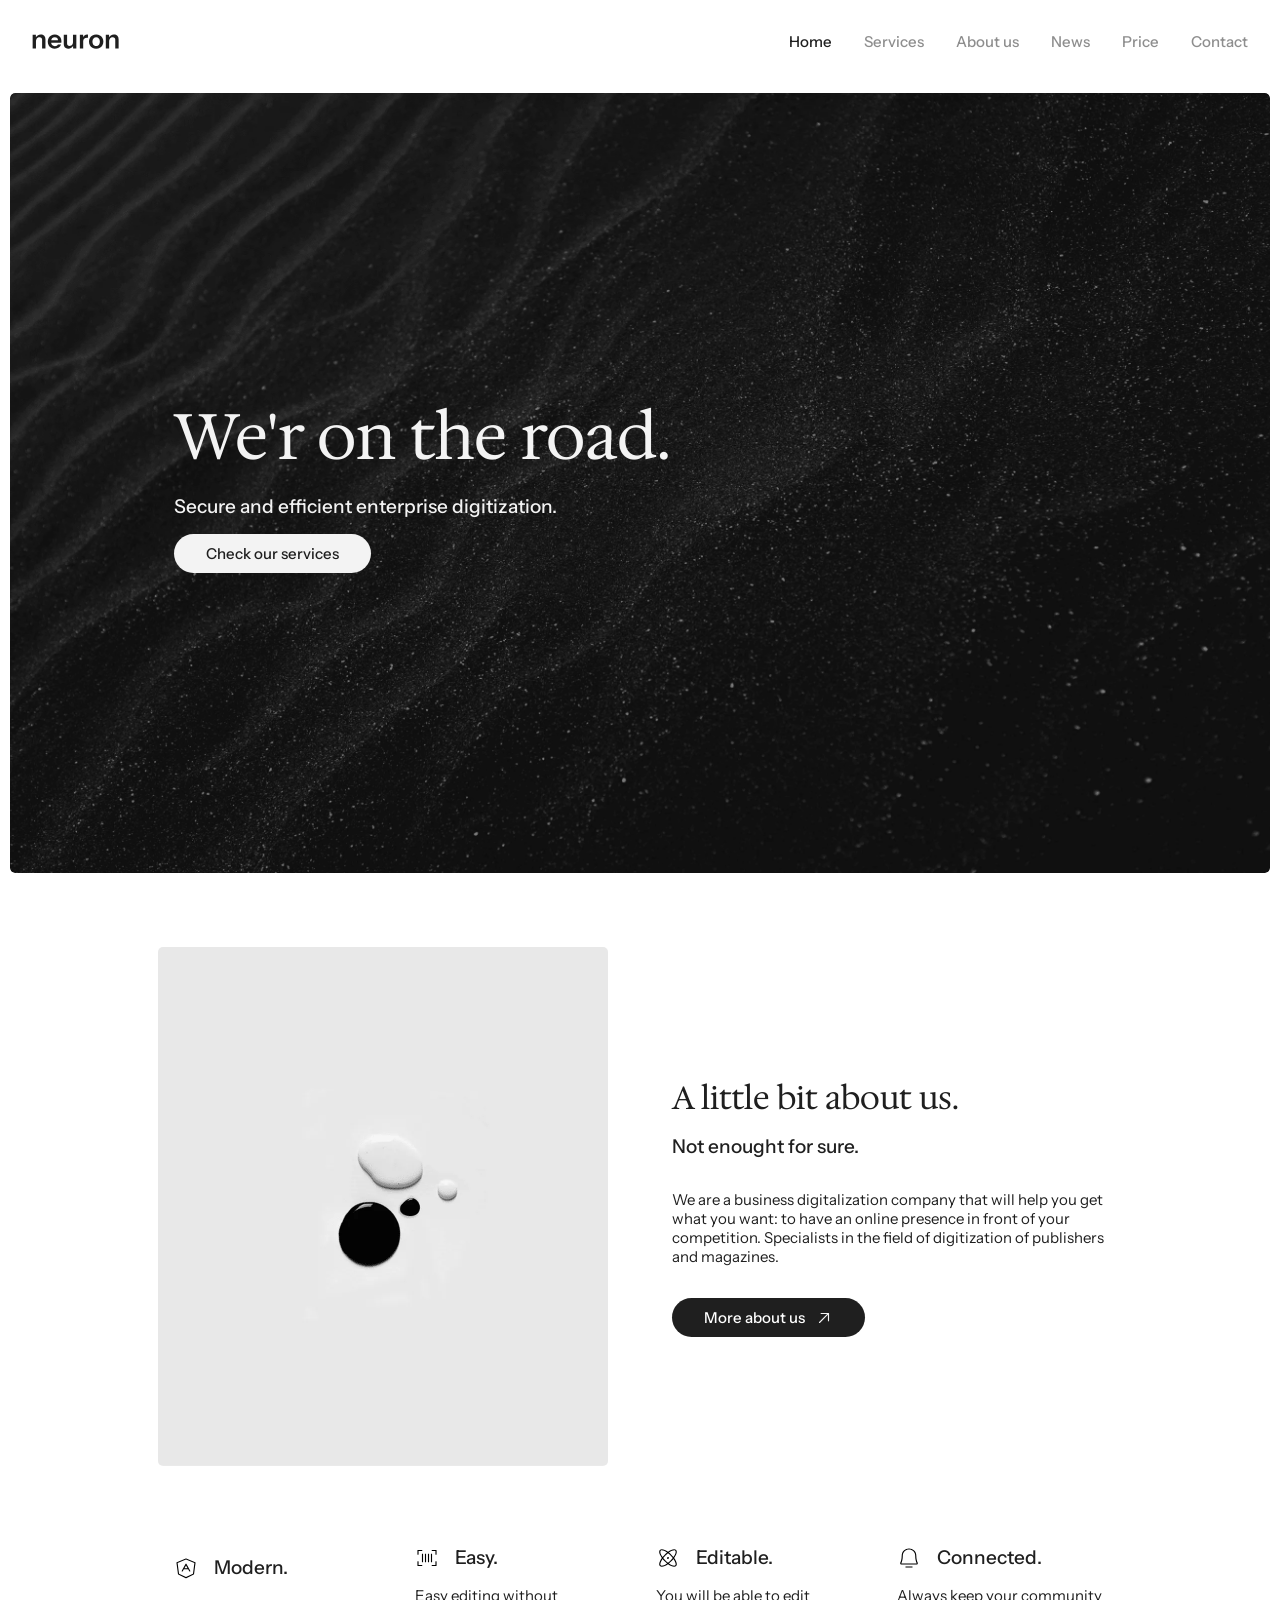
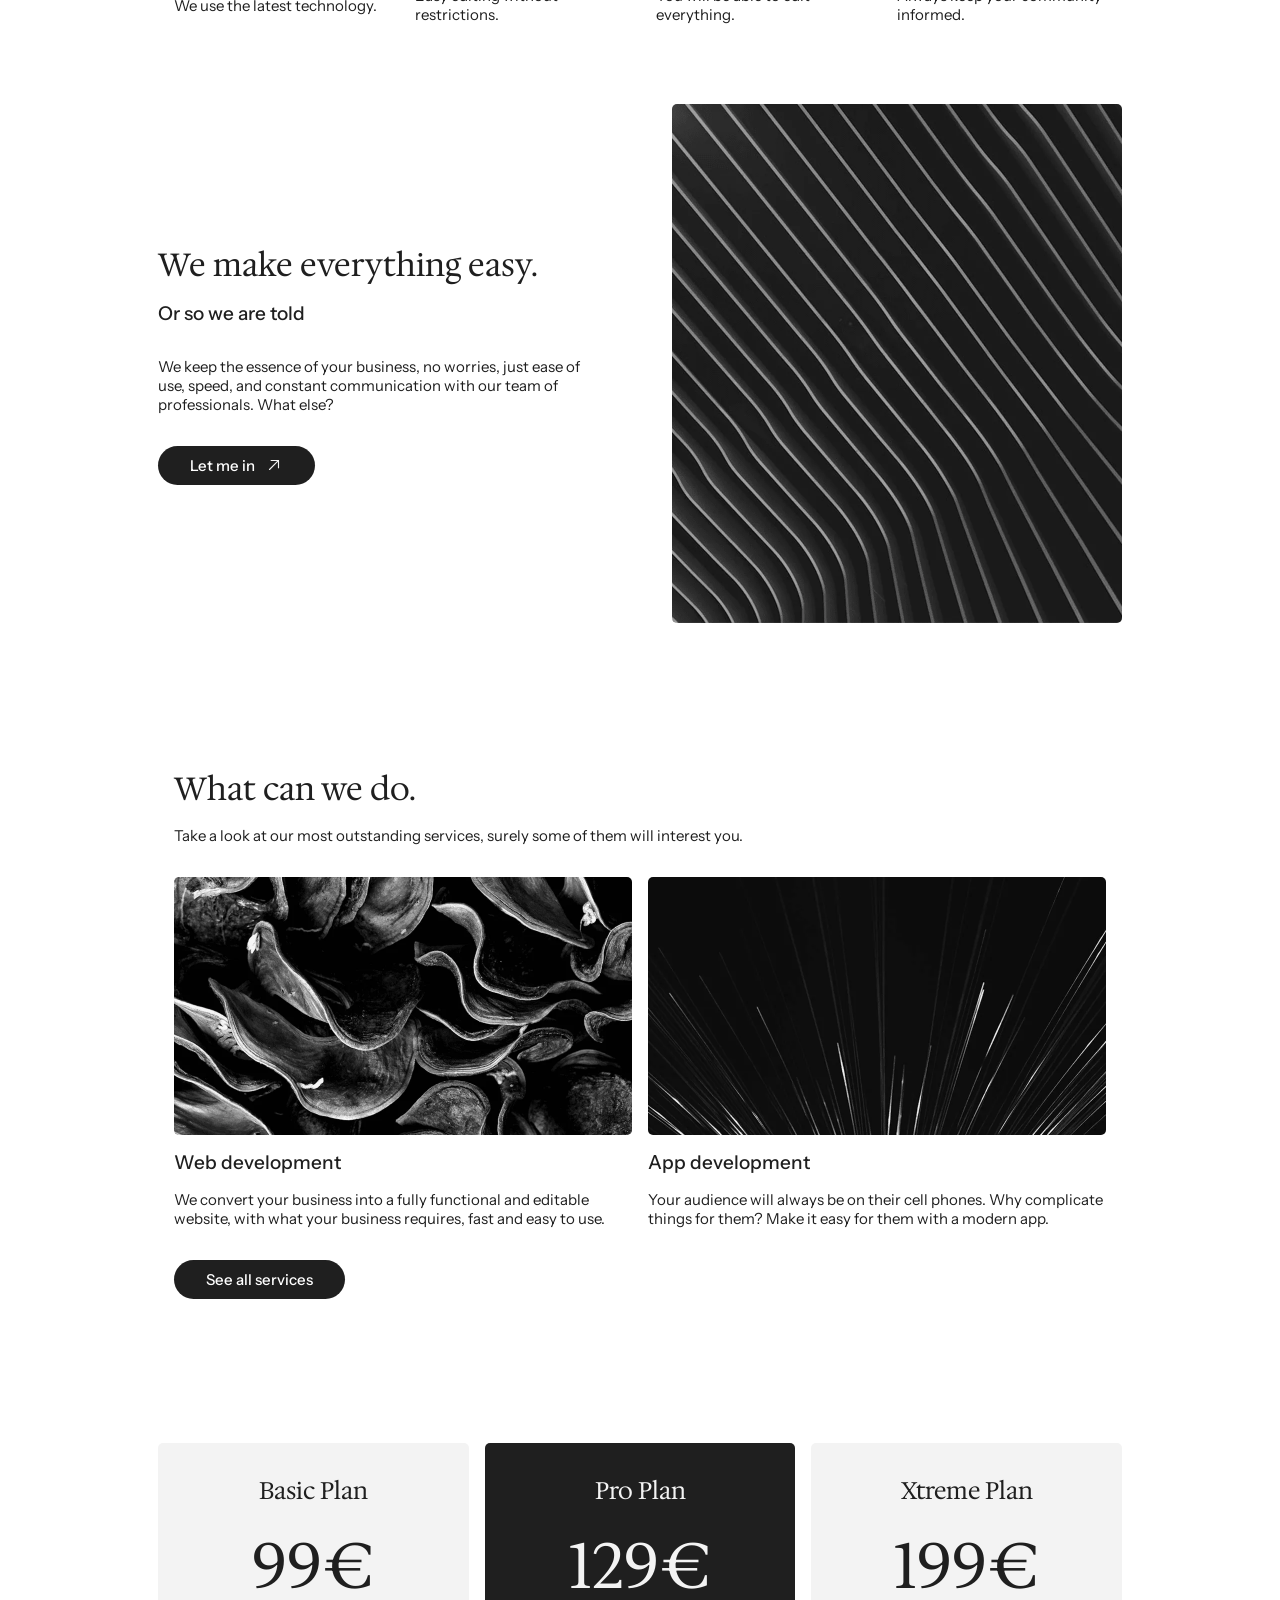
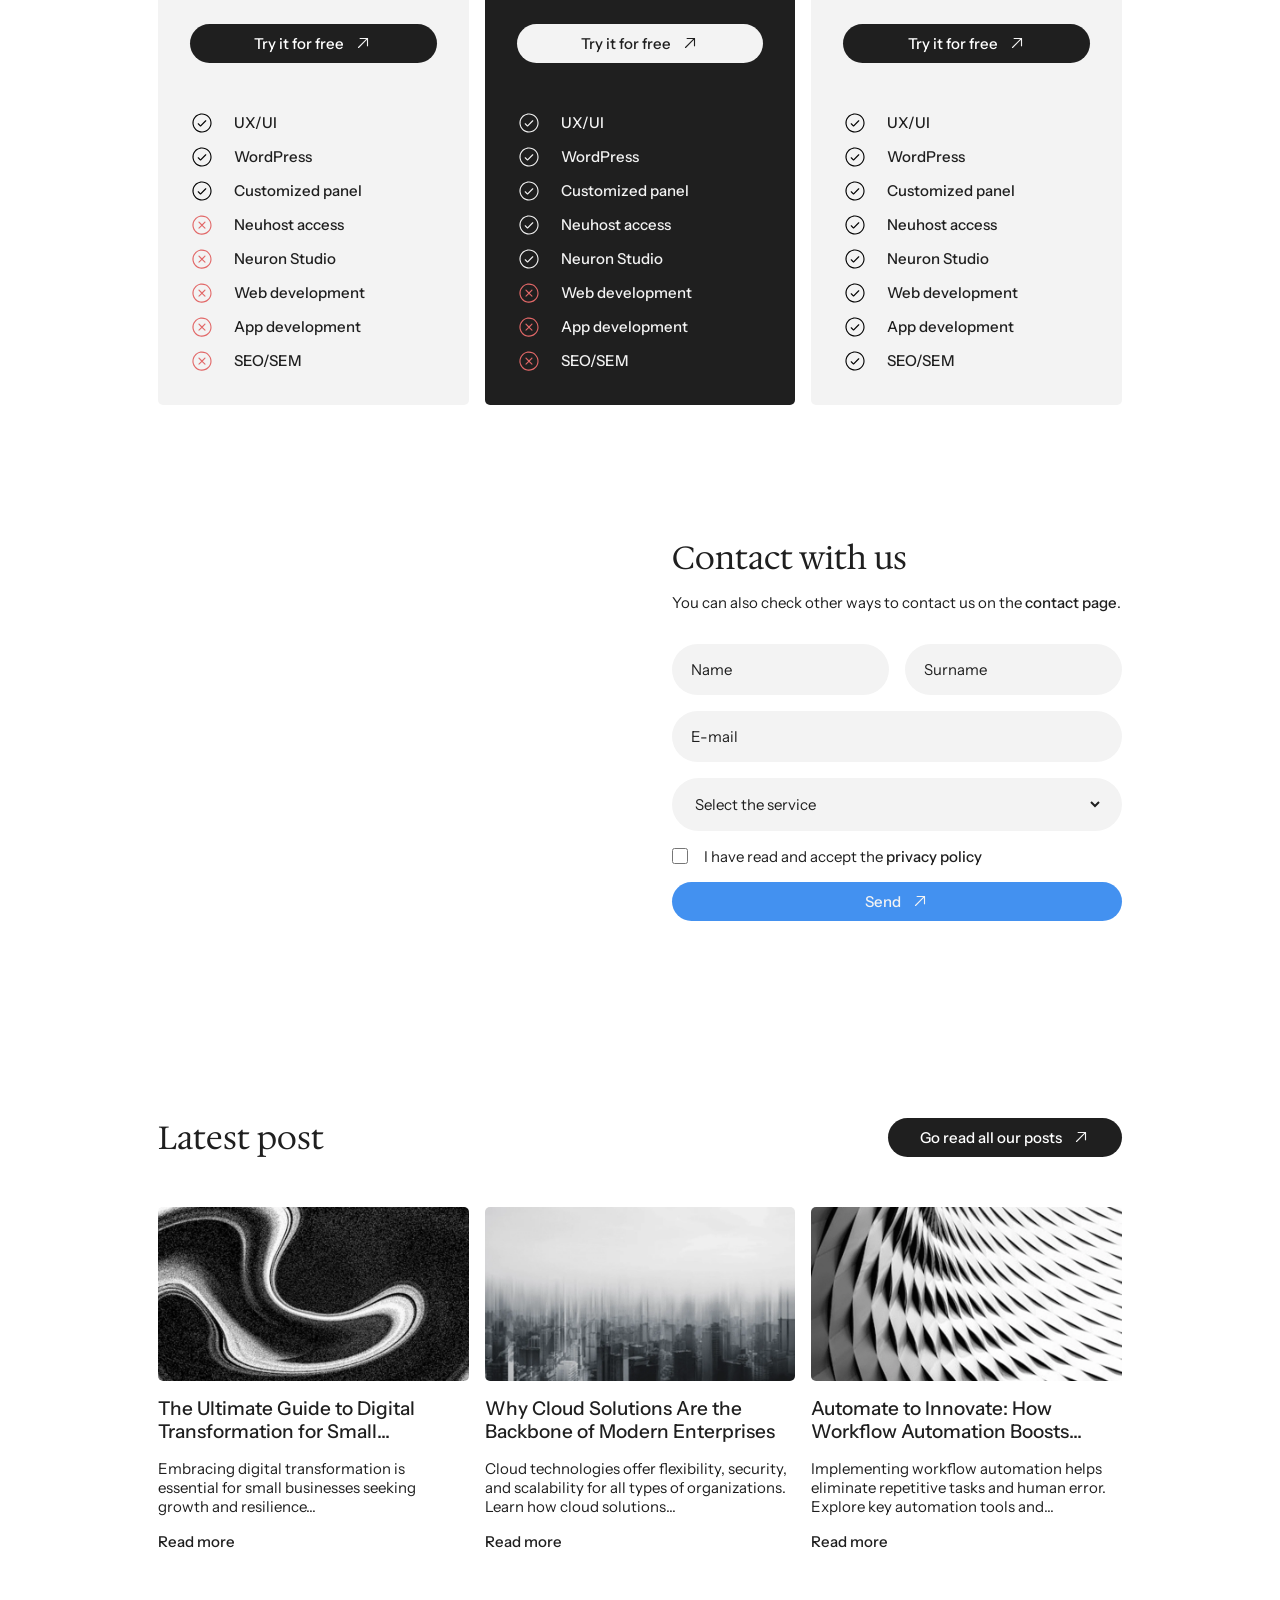
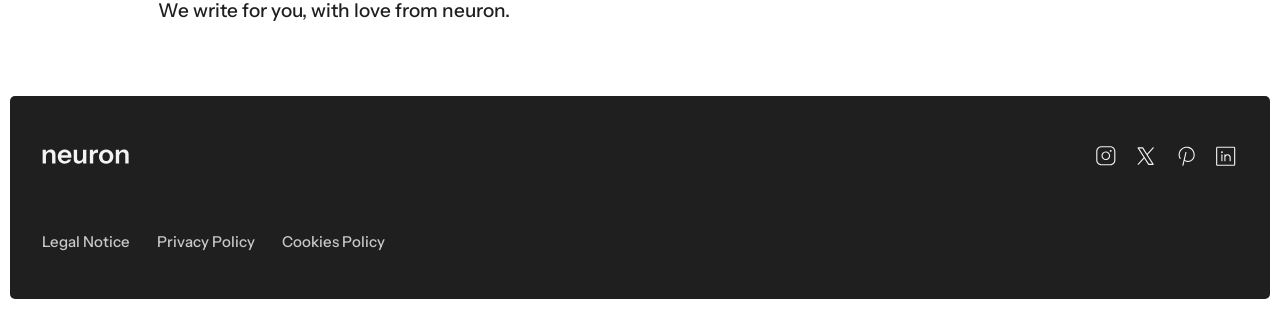
<file: index.html>
<!doctype html>
<html lang="en">
  <head>
    <meta charset="UTF-8" />
    <meta name="viewport" content="width=device-width, initial-scale=1.0" />
    <title>Neuron</title>
    <link rel="icon" type="image/svg+xml" href="/src/images/logo/favicon.svg" />
    <link rel="stylesheet" href="./src/css/reset.css" />
    <link rel="stylesheet" href="./src/css/index.css" />
  </head>
  <body>
    <!-- Header -->
    <header class="header">
      <div class="header__inner">
        <a href="index.html" class="logo" aria-label="neuron">
          <img src="src/images/logo/logo-black.svg" alt="logo" />
        </a>

        <nav class="nav" aria-label="Main">
          <a href="index.html" class="active">Home</a>
          <a href="services.html">Services</a>
          <a href="about.html">About us</a>
          <a href="news.html">News</a>
          <a href="#price">Price</a>
          <a href="contact.html">Contact</a>
        </nav>

        <!-- <button
          class="invert-toggle"
          type="button"
          aria-label="Toggle invert mode"
        >
          Invert
        </button> -->

        <button class="burger" aria-label="Open menu" aria-expanded="false">
          <span class="burger__line"></span>
          <span class="burger__line"></span>
          <span class="burger__line"></span>
        </button>
      </div>
    </header>

    <!-- Mobile nav -->
    <div class="nav-overlay" aria-hidden="true">
      <button class="nav-overlay__close" aria-label="Close menu"></button>
      <nav class="nav-overlay__nav" aria-label="Main">
        <a href="index.html" class="active">Home</a>
        <a href="services.html">Services</a>
        <a href="about.html">About us</a>
        <a href="news.html">News</a>
        <a href="#price">Price</a>
        <a href="contact.html">Contact</a>
      </nav>
    </div>

    <main>
      <!-- Banner / Hero -->
      <section class="banner" aria-label="Hero">
        <div class="banner__inner">
          <img
            class="banner__bg"
            src="src/images/img/Home-banner.webp"
            alt=""
            aria-hidden="true"
          />
          <div class="banner__overlay" aria-hidden="true"></div>
          <div class="banner__content">
            <h1 class="banner__title">We'r on the road.</h1>
            <p class="banner__subtitle">
              Secure and efficient enterprise digitization.
            </p>
            <a href="services.html" class="btn btn--light"
              >Check our services</a
            >
          </div>
        </div>
      </section>

      <!-- About us -->
      <section class="section" aria-label="About us">
        <div class="split">
          <div class="split__image">
            <img src="src/images/img/Home-img-1.webp" alt="About us" />
          </div>
          <div class="split__text">
            <div class="split__heading">
              <h2>A little bit about us.</h2>
              <p>Not enought for sure.</p>
            </div>
            <p class="split__body">
              We are a business digitalization company that will help you get
              what you want: to have an online presence in front of your
              competition. Specialists in the field of digitization of
              publishers and magazines.
            </p>
            <a href="about.html" class="btn btn--dark">
              More about us
              <img
                src="src/images/svg/ArrowUpRightWhite.svg"
                alt=""
                aria-hidden="true"
              />
            </a>
          </div>
        </div>
      </section>

      <!-- Feature cards -->
      <section class="section section--no-py" aria-label="Features">
        <div class="features">
          <div class="feature-card">
            <div class="feature-card__inner">
              <div class="feature-card__header">
                <div class="feature-card__icon">
                  <img
                    src="src/images/svg/AngularLogo.svg"
                    alt=""
                    aria-hidden="true"
                  />
                </div>
                <h4>Modern.</h4>
              </div>
              <p>We use the latest technology.</p>
            </div>
          </div>
          <div class="feature-card">
            <div class="feature-card__inner">
              <div class="feature-card__header">
                <div class="feature-card__icon">
                  <img
                    src="src/images/svg/Barcode.svg"
                    alt=""
                    aria-hidden="true"
                  />
                </div>
                <h4>Easy.</h4>
              </div>
              <p>Easy editing without restrictions.</p>
            </div>
          </div>
          <div class="feature-card">
            <div class="feature-card__inner">
              <div class="feature-card__header">
                <div class="feature-card__icon">
                  <img
                    src="src/images/svg/Atom.svg"
                    alt=""
                    aria-hidden="true"
                  />
                </div>
                <h4>Editable.</h4>
              </div>
              <p>You will be able to edit everything.</p>
            </div>
          </div>
          <div class="feature-card">
            <div class="feature-card__inner">
              <div class="feature-card__header">
                <div class="feature-card__icon">
                  <img
                    src="src/images/svg/BellSimple.svg"
                    alt=""
                    aria-hidden="true"
                  />
                </div>
                <h4>Connected.</h4>
              </div>
              <p>Always keep your community informed.</p>
            </div>
          </div>
        </div>
      </section>

      <!-- We make everything easy -->
      <section class="section" aria-label="We make everything easy">
        <div class="split">
          <div class="split__text">
            <div class="split__heading">
              <h2>We make everything easy.</h2>
              <p>Or so we are told</p>
            </div>
            <p class="split__body">
              We keep the essence of your business, no worries, just ease of
              use, speed, and constant communication with our team of
              professionals. What else?
            </p>
            <a href="#" class="btn btn--dark">
              Let me in
              <img
                src="src/images/svg/ArrowUpRightWhite.svg"
                alt=""
                aria-hidden="true"
              />
            </a>
          </div>
          <div class="split__image">
            <img
              src="src/images/img/Home-img-2.webp"
              alt="We make everything easy"
            />
          </div>
        </div>
      </section>

      <!-- Services (What can we do) -->
      <section class="section" aria-labelledby="services-title">
        <div class="services-wrap">
          <div class="services__header">
            <h2 id="services-title">What can we do.</h2>
            <p>
              Take a look at our most outstanding services, surely some of them
              will interest you.
            </p>
          </div>
          <div class="services__grid">
            <div class="service-card">
              <div class="service-card__image">
                <img
                  src="src/images/img/Services-1.webp"
                  alt="Web development"
                />
              </div>
              <h4>Web development</h4>
              <p>
                We convert your business into a fully functional and editable
                website, with what your business requires, fast and easy to use.
              </p>
            </div>
            <div class="service-card">
              <div class="service-card__image">
                <img
                  src="src/images/img/Services-2.webp"
                  alt="App development"
                />
              </div>
              <h4>App development</h4>
              <p>
                Your audience will always be on their cell phones. Why
                complicate things for them? Make it easy for them with a modern
                app.
              </p>
            </div>
          </div>
          <a href="services.html" class="btn btn--dark">See all services</a>
        </div>
      </section>

      <!-- Pricing -->
      <section id="price" class="section" aria-label="Pricing">
        <div class="pricing">
          <div class="price-card price-card--light">
            <div class="price-card__top">
              <p class="price-card__name">Basic Plan</p>
              <p class="price-card__price">99€</p>
              <a href="#" class="btn btn--dark btn--full"
                >Try it for free
                <img
                  src="src/images/svg/ArrowUpRightWhite.svg"
                  alt=""
                  aria-hidden="true"
              /></a>
            </div>
            <ul class="price-card__features">
              <li class="price-feature">
                <span class="price-feature__icon"
                  ><img src="src/images/svg/CheckCircle.svg" alt="✓" /></span
                ><span>UX/UI</span>
              </li>
              <li class="price-feature">
                <span class="price-feature__icon"
                  ><img src="src/images/svg/CheckCircle.svg" alt="✓" /></span
                ><span>WordPress</span>
              </li>
              <li class="price-feature">
                <span class="price-feature__icon"
                  ><img src="src/images/svg/CheckCircle.svg" alt="✓" /></span
                ><span>Customized panel</span>
              </li>
              <li class="price-feature">
                <span class="price-feature__icon"
                  ><img src="src/images/svg/xCircle.svg" alt="✗" /></span
                ><span>Neuhost access</span>
              </li>
              <li class="price-feature">
                <span class="price-feature__icon"
                  ><img src="src/images/svg/xCircle.svg" alt="✗" /></span
                ><span>Neuron Studio</span>
              </li>
              <li class="price-feature">
                <span class="price-feature__icon"
                  ><img src="src/images/svg/xCircle.svg" alt="✗" /></span
                ><span>Web development</span>
              </li>
              <li class="price-feature">
                <span class="price-feature__icon"
                  ><img src="src/images/svg/xCircle.svg" alt="✗" /></span
                ><span>App development</span>
              </li>
              <li class="price-feature">
                <span class="price-feature__icon"
                  ><img src="src/images/svg/xCircle.svg" alt="✗" /></span
                ><span>SEO/SEM</span>
              </li>
            </ul>
          </div>

          <div class="price-card price-card--dark">
            <div class="price-card__top">
              <p class="price-card__name">Pro Plan</p>
              <p class="price-card__price">129€</p>
              <a href="#" class="btn btn--light btn--full"
                >Try it for free
                <img
                  src="src/images/svg/ArrowUpRight.svg"
                  alt=""
                  aria-hidden="true"
              /></a>
            </div>
            <ul class="price-card__features">
              <li class="price-feature">
                <span class="price-feature__icon"
                  ><img src="src/images/svg/CheckWhite.svg" alt="✓" /></span
                ><span>UX/UI</span>
              </li>
              <li class="price-feature">
                <span class="price-feature__icon"
                  ><img src="src/images/svg/CheckWhite.svg" alt="✓" /></span
                ><span>WordPress</span>
              </li>
              <li class="price-feature">
                <span class="price-feature__icon"
                  ><img src="src/images/svg/CheckWhite.svg" alt="✓" /></span
                ><span>Customized panel</span>
              </li>
              <li class="price-feature">
                <span class="price-feature__icon"
                  ><img src="src/images/svg/CheckWhite.svg" alt="✓" /></span
                ><span>Neuhost access</span>
              </li>
              <li class="price-feature">
                <span class="price-feature__icon"
                  ><img src="src/images/svg/CheckWhite.svg" alt="✓" /></span
                ><span>Neuron Studio</span>
              </li>
              <li class="price-feature">
                <span class="price-feature__icon"
                  ><img src="src/images/svg/xCircle.svg" alt="✗" /></span
                ><span>Web development</span>
              </li>
              <li class="price-feature">
                <span class="price-feature__icon"
                  ><img src="src/images/svg/xCircle.svg" alt="✗" /></span
                ><span>App development</span>
              </li>
              <li class="price-feature">
                <span class="price-feature__icon"
                  ><img src="src/images/svg/xCircle.svg" alt="✗" /></span
                ><span>SEO/SEM</span>
              </li>
            </ul>
          </div>

          <div class="price-card price-card--light">
            <div class="price-card__top">
              <p class="price-card__name">Xtreme Plan</p>
              <p class="price-card__price">199€</p>
              <a href="#" class="btn btn--dark btn--full"
                >Try it for free
                <img
                  src="src/images/svg/ArrowUpRightWhite.svg"
                  alt=""
                  aria-hidden="true"
              /></a>
            </div>
            <ul class="price-card__features">
              <li class="price-feature">
                <span class="price-feature__icon"
                  ><img src="src/images/svg/CheckCircle.svg" alt="✓" /></span
                ><span>UX/UI</span>
              </li>
              <li class="price-feature">
                <span class="price-feature__icon"
                  ><img src="src/images/svg/CheckCircle.svg" alt="✓" /></span
                ><span>WordPress</span>
              </li>
              <li class="price-feature">
                <span class="price-feature__icon"
                  ><img src="src/images/svg/CheckCircle.svg" alt="✓" /></span
                ><span>Customized panel</span>
              </li>
              <li class="price-feature">
                <span class="price-feature__icon"
                  ><img src="src/images/svg/CheckCircle.svg" alt="✓" /></span
                ><span>Neuhost access</span>
              </li>
              <li class="price-feature">
                <span class="price-feature__icon"
                  ><img src="src/images/svg/CheckCircle.svg" alt="✓" /></span
                ><span>Neuron Studio</span>
              </li>
              <li class="price-feature">
                <span class="price-feature__icon"
                  ><img src="src/images/svg/CheckCircle.svg" alt="✓" /></span
                ><span>Web development</span>
              </li>
              <li class="price-feature">
                <span class="price-feature__icon"
                  ><img src="src/images/svg/CheckCircle.svg" alt="✓" /></span
                ><span>App development</span>
              </li>
              <li class="price-feature">
                <span class="price-feature__icon"
                  ><img src="src/images/svg/CheckCircle.svg" alt="✓" /></span
                ><span>SEO/SEM</span>
              </li>
            </ul>
          </div>
        </div>
      </section>

      <!-- Map + Contact Form -->
      <section class="section section--no-pt" aria-labelledby="contact-title">
        <div class="split">
          <div class="contact__image contact__image--map">
            <script
              type="text/javascript"
              charset="utf-8"
              async
              src="https://api-maps.yandex.ru/services/constructor/1.0/js/?um=constructor%3A0d239939f176da66e82613f1fe516ea8ba90147407e3e7f37f4f988796c2b055&amp;width=100%25&amp;height=400&amp;lang=ru_RU&amp;scroll=true"
            ></script>
          </div>
          <div class="contact__form-wrap">
            <div class="contact__form-title">
              <h2 id="contact-title">Contact with us</h2>
              <p>
                You can also check other ways to contact us on the
                <a href="#">contact page</a>.
              </p>
            </div>
            <form class="form-fields" action="#" method="post" novalidate>
              <div class="form-row">
                <input
                  class="field"
                  type="text"
                  name="name"
                  placeholder="Name"
                />
                <input
                  class="field"
                  type="text"
                  name="surname"
                  placeholder="Surname"
                />
              </div>
              <input
                class="field"
                type="email"
                name="email"
                placeholder="E-mail"
              />
              <div class="field-select-wrapper">
                <select class="field-select" name="select">
                  <option value="value1" selected disabled>
                    Select the service
                  </option>
                  <option value="value1">Web development</option>
                  <option value="value2">App development</option>
                  <option value="value3">Neuhost</option>
                  <option value="value4">Neuron Studio</option>
                  <option value="value5">WordPress</option>
                  <option value="value6">UX/UI</option>
                </select>
              </div>

              <div class="checkbox-row">
                <input type="checkbox" id="privacy" name="privacy" />
                <label for="privacy"
                  >I have read and accept the
                  <a href="privacy-policy.html">privacy policy</a></label
                >
              </div>
              <button type="submit" class="btn btn--primary btn--full">
                Send
                <img
                  src="src/images/svg/ArrowUpRightWhite.svg"
                  alt=""
                  aria-hidden="true"
                />
              </button>
            </form>
          </div>
        </div>
      </section>

      <!-- Latest posts -->
      <section class="section" aria-labelledby="posts-title">
        <div class="posts-latest">
          <div class="posts__header">
            <h2 id="posts-title">Latest post</h2>
            <a href="news.html" class="btn btn--dark">
              Go read all our posts
              <img
                src="src/images/svg/ArrowUpRightWhite.svg"
                alt=""
                aria-hidden="true"
              />
            </a>
          </div>
          <div class="posts__grid">
            <article class="post-card">
              <div class="post-card__image">
                <img
                  src="src/images/img/News-1.webp"
                  alt="Digital transformation guide"
                />
              </div>
              <h4>The Ultimate Guide to Digital Transformation for Small...</h4>
              <p>
                Embracing digital transformation is essential for small
                businesses seeking growth and resilience...
              </p>
              <a href="single-post.html">Read more</a>
            </article>
            <article class="post-card">
              <div class="post-card__image">
                <img src="src/images/img/News-2.webp" alt="Cloud solutions" />
              </div>
              <h4>
                Why Cloud Solutions Are the Backbone of Modern Enterprises
              </h4>
              <p>
                Cloud technologies offer flexibility, security, and scalability
                for all types of organizations. Learn how cloud solutions...
              </p>
              <a href="single-post.html">Read more</a>
            </article>
            <article class="post-card">
              <div class="post-card__image">
                <img
                  src="src/images/img/News-3.webp"
                  alt="Workflow automation"
                />
              </div>
              <h4>Automate to Innovate: How Workflow Automation Boosts...</h4>
              <p>
                Implementing workflow automation helps eliminate repetitive
                tasks and human error. Explore key automation tools and...
              </p>
              <a href="single-post.html">Read more</a>
            </article>
          </div>
          <p class="posts__tagline">We write for you, with love from neuron.</p>
        </div>
      </section>
    </main>

    <!-- Footer -->
    <footer class="footer">
      <div class="footer__inner">
        <div class="footer__top">
          <a href="index.html" class="logo" aria-label="neuron">
            <img src="src/images/logo/logo-light.svg" alt="logo" />
          </a>
          <nav class="footer__socials" aria-label="Social media">
            <a href="#" aria-label="Social 1"
              ><img src="src/images/svg/InstagramLogo.svg" alt=""
            /></a>
            <a href="#" aria-label="Social 2"
              ><img src="src/images/svg/XLogo.svg" alt=""
            /></a>
            <a href="#" aria-label="Social 3"
              ><img src="src/images/svg/PinterestLogo.svg" alt=""
            /></a>
            <a href="#" aria-label="Social 4"
              ><img src="src/images/svg/LinkedinLogo.svg" alt=""
            /></a>
          </nav>
        </div>
        <nav class="footer__links" aria-label="Legal">
          <a href="legal-notice.html">Legal Notice</a>
          <a href="privacy-policy.html">Privacy Policy</a>
          <a href="cookies-policy.html">Cookies Policy</a>
        </nav>
      </div>
    </footer>
    <script src="src/js/index.js"></script>
  </body>
</html>
</file>
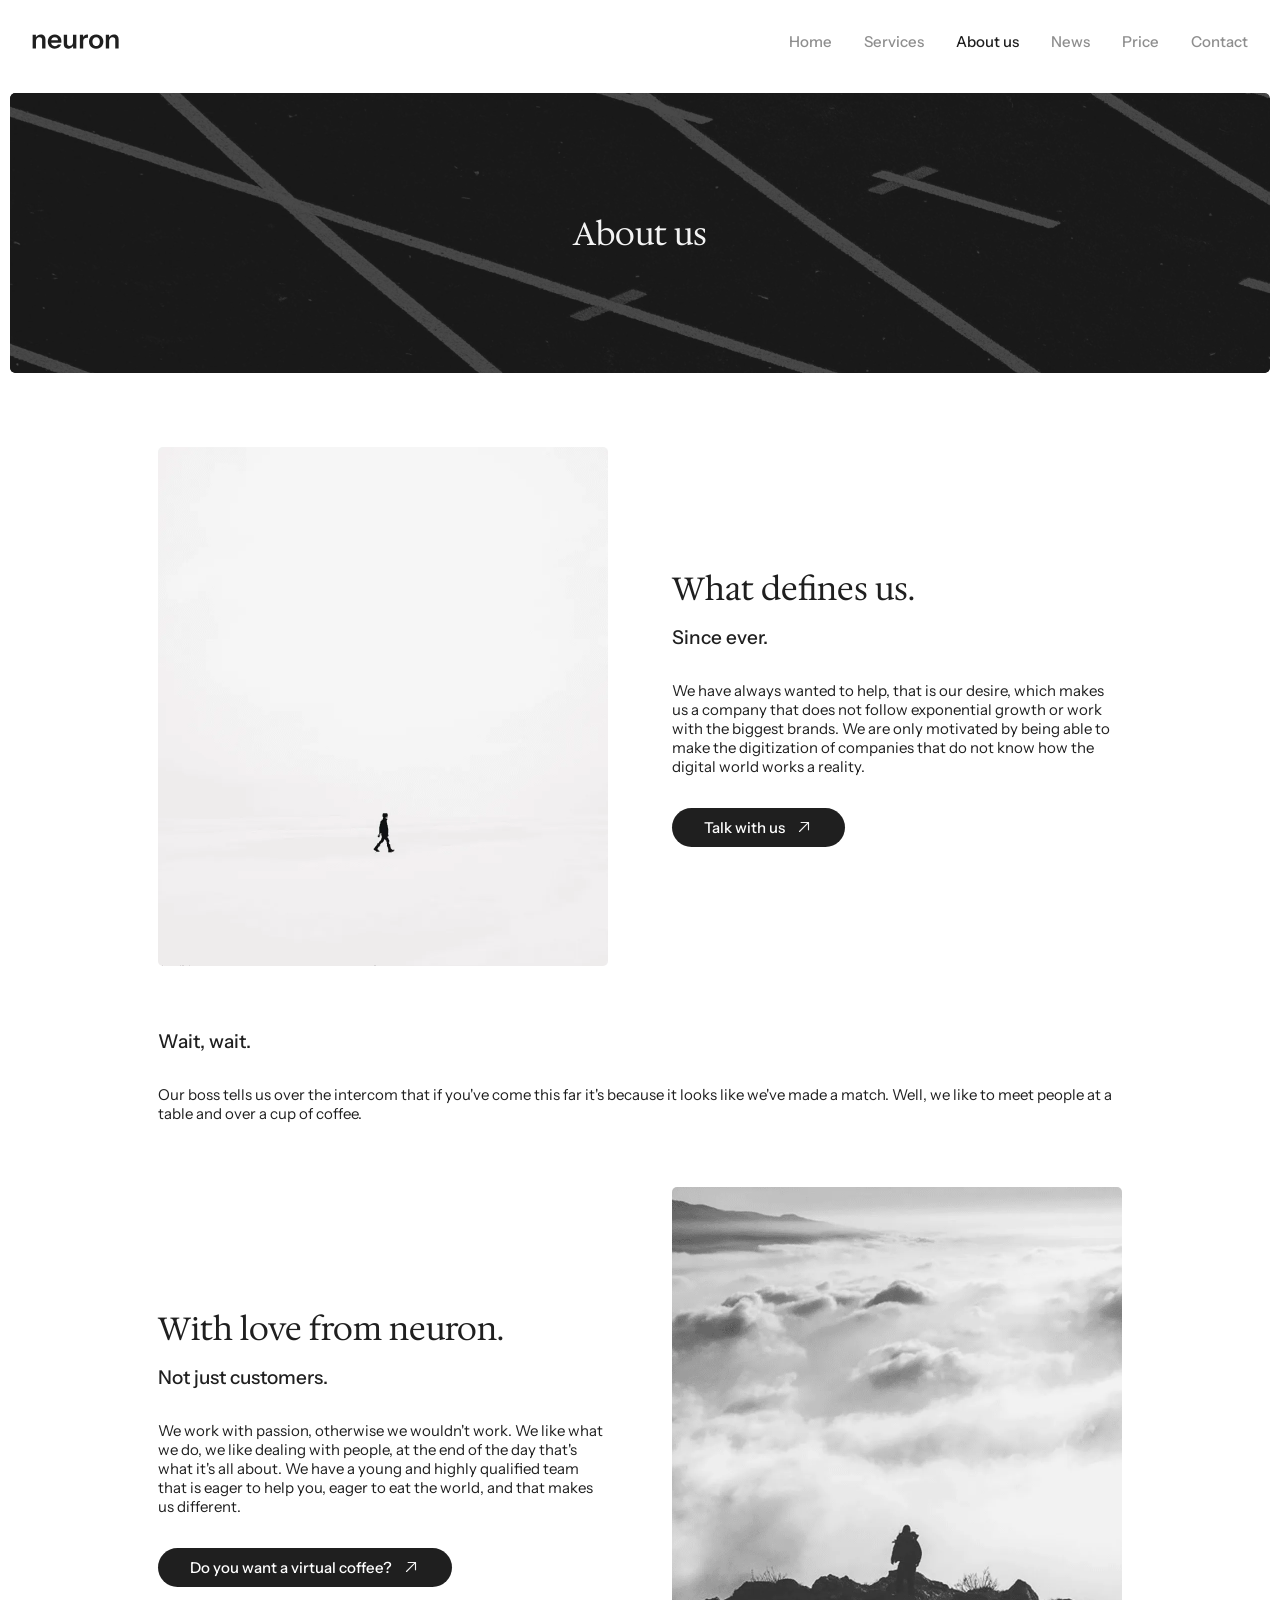
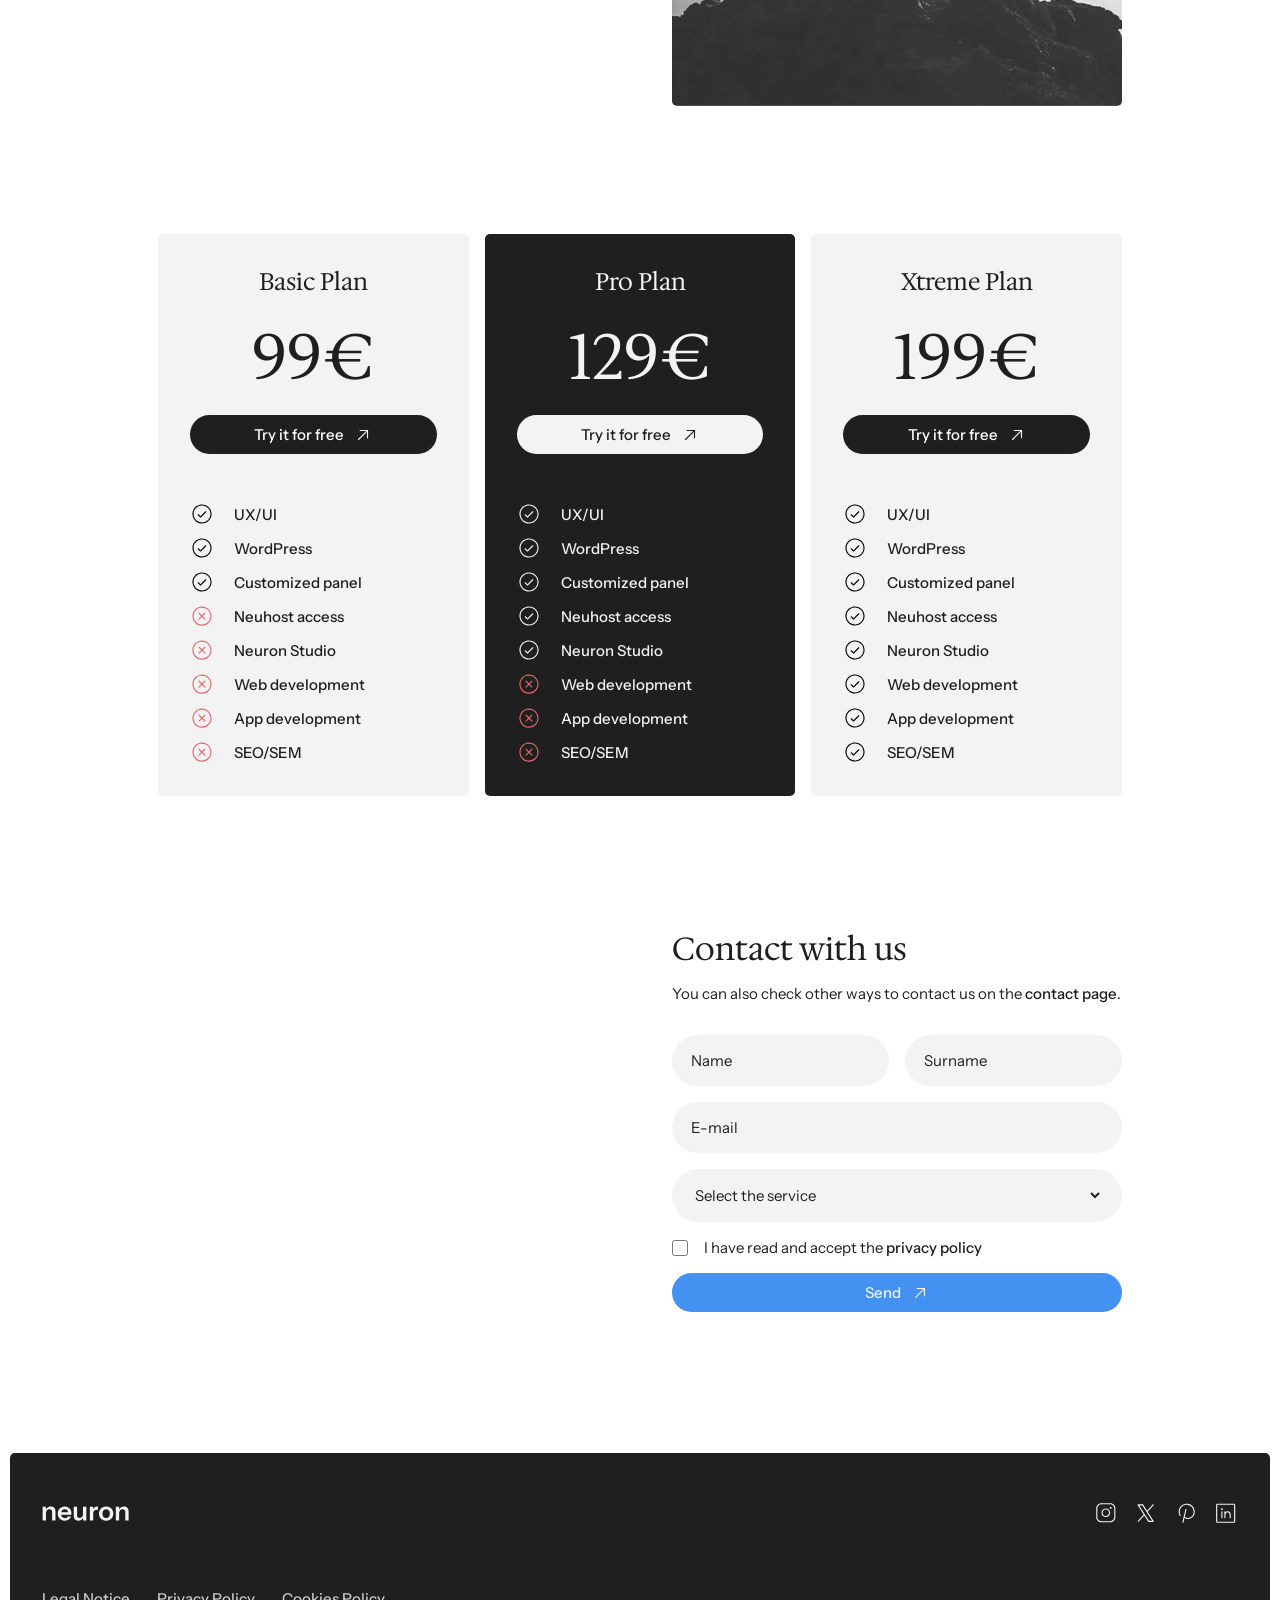
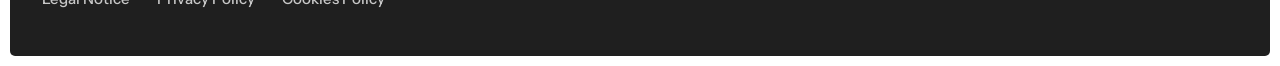
<file: about.html>
<!doctype html>
<html lang="en">
  <head>
    <meta charset="UTF-8" />
    <meta name="viewport" content="width=device-width, initial-scale=1.0" />
    <title>About us</title>
    <link rel="icon" type="image/svg+xml" href="/src/images/logo/favicon.svg" />
    <link rel="stylesheet" href="./src/css/reset.css" />
    <link rel="stylesheet" href="./src/css/index.css" />
    <link rel="stylesheet" href="./src/css/about.css" />
  </head>
  <body>
    <!-- Header -->
    <header class="header">
      <div class="header__inner">
        <a href="index.html" class="logo" aria-label="neuron">
          <img src="src/images/logo/logo-black.svg" alt="logo" />
        </a>
        <nav class="nav" aria-label="Main">
          <a href="index.html">Home</a>
          <a href="services.html">Services</a>
          <a href="about.html" class="active">About us</a>
          <a href="news.html">News</a>
          <a href="#price">Price</a>
          <a href="contact.html">Contact</a>
        </nav>
        <button class="burger" aria-label="Open menu" aria-expanded="false">
          <span class="burger__line"></span>
          <span class="burger__line"></span>
          <span class="burger__line"></span>
        </button>
      </div>
    </header>

    <!-- Mobile nav -->
    <div class="nav-overlay" aria-hidden="true">
      <button class="nav-overlay__close" aria-label="Close menu"></button>
      <nav class="nav-overlay__nav" aria-label="Main">
        <a href="index.html">Home</a>
        <a href="services.html">Services</a>
        <a href="about.html" class="active">About us</a>
        <a href="news.html">News</a>
        <a href="#price">Price</a>
        <a href="contact.html">Contact</a>
      </nav>
    </div>

    <main>
      <!-- Banner -->
      <section class="banner banner--interior" aria-label="About us">
        <div class="banner__inner">
          <img
            class="banner__bg"
            src="src/images/img/About-banner.webp"
            alt=""
            aria-hidden="true"
          />
          <div class="banner__overlay" aria-hidden="true"></div>
          <div class="banner__content">
            <h1 class="banner__title">About us</h1>
          </div>
        </div>
      </section>

      <!-- What defines us -->
      <section class="section" aria-label="What defines us">
        <div class="split">
          <div class="split__image">
            <img src="src/images/img/About-img-1.webp" alt="What defines us" />
          </div>
          <div class="split__text">
            <div class="split__heading">
              <h2>What defines us.</h2>
              <p>Since ever.</p>
            </div>
            <p class="split__body">
              We have always wanted to help, that is our desire, which makes us
              a company that does not follow exponential growth or work with the
              biggest brands. We are only motivated by being able to make the
              digitization of companies that do not know how the digital world
              works a reality.
            </p>
            <a href="#" class="btn btn--dark">
              Talk with us
              <img
                src="src/images/svg/ArrowUpRightWhite.svg"
                alt=""
                aria-hidden="true"
              />
            </a>
          </div>
        </div>
      </section>

      <!-- Wait, wait. -->
      <section class="section section--no-py" aria-label="Quote">
        <div class="quote-section">
          <div class="quote-section__text">
            <h4>Wait, wait.</h4>
            <p>
              Our boss tells us over the intercom that if you've come this far
              it's because it looks like we've made a match. Well, we like to
              meet people at a table and over a cup of coffee.
            </p>
          </div>
        </div>
      </section>

      <!-- With love from neuron -->
      <section class="section" aria-label="With love from neuron">
        <div class="split">
          <div class="split__text">
            <div class="split__heading">
              <h2>With love from neuron.</h2>
              <p>Not just customers.</p>
            </div>
            <p class="split__body">
              We work with passion, otherwise we wouldn't work. We like what we
              do, we like dealing with people, at the end of the day that's what
              it's all about. We have a young and highly qualified team that is
              eager to help you, eager to eat the world, and that makes us
              different.
            </p>
            <a href="#" class="btn btn--dark">
              Do you want a virtual coffee?
              <img
                src="src/images/svg/ArrowUpRightWhite.svg"
                alt=""
                aria-hidden="true"
              />
            </a>
          </div>
          <div class="split__image">
            <img
              src="src/images/img/About-img-2.webp"
              alt="With love from neuron"
            />
          </div>
        </div>
      </section>

      <!-- Pricing -->
      <section id="price" class="section" aria-label="Pricing">
        <div class="pricing">
          <div class="price-card price-card--light">
            <div class="price-card__top">
              <p class="price-card__name">Basic Plan</p>
              <p class="price-card__price">99€</p>
              <a href="#" class="btn btn--dark btn--full"
                >Try it for free
                <img
                  src="src/images/svg/ArrowUpRightWhite.svg"
                  alt=""
                  aria-hidden="true"
              /></a>
            </div>
            <ul class="price-card__features">
              <li class="price-feature">
                <span class="price-feature__icon"
                  ><img src="src/images/svg/CheckCircle.svg" alt="✓" /></span
                ><span>UX/UI</span>
              </li>
              <li class="price-feature">
                <span class="price-feature__icon"
                  ><img src="src/images/svg/CheckCircle.svg" alt="✓" /></span
                ><span>WordPress</span>
              </li>
              <li class="price-feature">
                <span class="price-feature__icon"
                  ><img src="src/images/svg/CheckCircle.svg" alt="✓" /></span
                ><span>Customized panel</span>
              </li>
              <li class="price-feature">
                <span class="price-feature__icon"
                  ><img src="src/images/svg/xCircle.svg" alt="✗" /></span
                ><span>Neuhost access</span>
              </li>
              <li class="price-feature">
                <span class="price-feature__icon"
                  ><img src="src/images/svg/xCircle.svg" alt="✗" /></span
                ><span>Neuron Studio</span>
              </li>
              <li class="price-feature">
                <span class="price-feature__icon"
                  ><img src="src/images/svg/xCircle.svg" alt="✗" /></span
                ><span>Web development</span>
              </li>
              <li class="price-feature">
                <span class="price-feature__icon"
                  ><img src="src/images/svg/xCircle.svg" alt="✗" /></span
                ><span>App development</span>
              </li>
              <li class="price-feature">
                <span class="price-feature__icon"
                  ><img src="src/images/svg/xCircle.svg" alt="✗" /></span
                ><span>SEO/SEM</span>
              </li>
            </ul>
          </div>

          <div class="price-card price-card--dark">
            <div class="price-card__top">
              <p class="price-card__name">Pro Plan</p>
              <p class="price-card__price">129€</p>
              <a href="#" class="btn btn--light btn--full"
                >Try it for free
                <img
                  src="src/images/svg/ArrowUpRight.svg"
                  alt=""
                  aria-hidden="true"
              /></a>
            </div>
            <ul class="price-card__features">
              <li class="price-feature">
                <span class="price-feature__icon"
                  ><img src="src/images/svg/CheckWhite.svg" alt="✓" /></span
                ><span>UX/UI</span>
              </li>
              <li class="price-feature">
                <span class="price-feature__icon"
                  ><img src="src/images/svg/CheckWhite.svg" alt="✓" /></span
                ><span>WordPress</span>
              </li>
              <li class="price-feature">
                <span class="price-feature__icon"
                  ><img src="src/images/svg/CheckWhite.svg" alt="✓" /></span
                ><span>Customized panel</span>
              </li>
              <li class="price-feature">
                <span class="price-feature__icon"
                  ><img src="src/images/svg/CheckWhite.svg" alt="✓" /></span
                ><span>Neuhost access</span>
              </li>
              <li class="price-feature">
                <span class="price-feature__icon"
                  ><img src="src/images/svg/CheckWhite.svg" alt="✓" /></span
                ><span>Neuron Studio</span>
              </li>
              <li class="price-feature">
                <span class="price-feature__icon"
                  ><img src="src/images/svg/xCircle.svg" alt="✗" /></span
                ><span>Web development</span>
              </li>
              <li class="price-feature">
                <span class="price-feature__icon"
                  ><img src="src/images/svg/xCircle.svg" alt="✗" /></span
                ><span>App development</span>
              </li>
              <li class="price-feature">
                <span class="price-feature__icon"
                  ><img src="src/images/svg/xCircle.svg" alt="✗" /></span
                ><span>SEO/SEM</span>
              </li>
            </ul>
          </div>

          <div class="price-card price-card--light">
            <div class="price-card__top">
              <p class="price-card__name">Xtreme Plan</p>
              <p class="price-card__price">199€</p>
              <a href="#" class="btn btn--dark btn--full"
                >Try it for free
                <img
                  src="src/images/svg/ArrowUpRightWhite.svg"
                  alt=""
                  aria-hidden="true"
              /></a>
            </div>
            <ul class="price-card__features">
              <li class="price-feature">
                <span class="price-feature__icon"
                  ><img src="src/images/svg/CheckCircle.svg" alt="✓" /></span
                ><span>UX/UI</span>
              </li>
              <li class="price-feature">
                <span class="price-feature__icon"
                  ><img src="src/images/svg/CheckCircle.svg" alt="✓" /></span
                ><span>WordPress</span>
              </li>
              <li class="price-feature">
                <span class="price-feature__icon"
                  ><img src="src/images/svg/CheckCircle.svg" alt="✓" /></span
                ><span>Customized panel</span>
              </li>
              <li class="price-feature">
                <span class="price-feature__icon"
                  ><img src="src/images/svg/CheckCircle.svg" alt="✓" /></span
                ><span>Neuhost access</span>
              </li>
              <li class="price-feature">
                <span class="price-feature__icon"
                  ><img src="src/images/svg/CheckCircle.svg" alt="✓" /></span
                ><span>Neuron Studio</span>
              </li>
              <li class="price-feature">
                <span class="price-feature__icon"
                  ><img src="src/images/svg/CheckCircle.svg" alt="✓" /></span
                ><span>Web development</span>
              </li>
              <li class="price-feature">
                <span class="price-feature__icon"
                  ><img src="src/images/svg/CheckCircle.svg" alt="✓" /></span
                ><span>App development</span>
              </li>
              <li class="price-feature">
                <span class="price-feature__icon"
                  ><img src="src/images/svg/CheckCircle.svg" alt="✓" /></span
                ><span>SEO/SEM</span>
              </li>
            </ul>
          </div>
        </div>
      </section>

      <!-- Map + Contact Form -->
      <section class="section section--no-pt" aria-labelledby="contact-title">
        <div class="split">
          <div class="contact__image contact__image--map">
            <script
              type="text/javascript"
              charset="utf-8"
              async
              src="https://api-maps.yandex.ru/services/constructor/1.0/js/?um=constructor%3A0d239939f176da66e82613f1fe516ea8ba90147407e3e7f37f4f988796c2b055&amp;width=100%25&amp;height=400&amp;lang=ru_RU&amp;scroll=true"
            ></script>
          </div>
          <div class="contact__form-wrap">
            <div class="contact__form-title">
              <h2 id="contact-title">Contact with us</h2>
              <p>
                You can also check other ways to contact us on the
                <a href="#">contact page</a>.
              </p>
            </div>
            <form class="form-fields" action="#" method="post" novalidate>
              <div class="form-row">
                <input
                  class="field"
                  type="text"
                  name="name"
                  placeholder="Name"
                />
                <input
                  class="field"
                  type="text"
                  name="surname"
                  placeholder="Surname"
                />
              </div>
              <input
                class="field"
                type="email"
                name="email"
                placeholder="E-mail"
              />
              <div class="field-select-wrapper">
                <select class="field-select" name="select">
                  <option value="value1" selected disabled>
                    Select the service
                  </option>
                  <option value="value1">Web development</option>
                  <option value="value2">App development</option>
                  <option value="value3">Neuhost</option>
                  <option value="value4">Neuron Studio</option>
                  <option value="value5">WordPress</option>
                  <option value="value6">UX/UI</option>
                </select>
              </div>
              <div class="checkbox-row">
                <input type="checkbox" id="privacy" name="privacy" />
                <label for="privacy"
                  >I have read and accept the
                  <a href="privacy-policy.html">privacy policy</a></label
                >
              </div>
              <button type="submit" class="btn btn--primary btn--full">
                Send
                <img
                  src="src/images/svg/ArrowUpRightWhite.svg"
                  alt=""
                  aria-hidden="true"
                />
              </button>
            </form>
          </div>
        </div>
      </section>
    </main>

    <!-- Footer -->
    <footer class="footer">
      <div class="footer__inner">
        <div class="footer__top">
          <a href="index.html" class="logo" aria-label="neuron">
            <img src="src/images/logo/logo-light.svg" alt="logo" />
          </a>
          <nav class="footer__socials" aria-label="Social media">
            <a href="#" aria-label="Social 1"
              ><img src="src/images/svg/InstagramLogo.svg" alt=""
            /></a>
            <a href="#" aria-label="Social 2"
              ><img src="src/images/svg/XLogo.svg" alt=""
            /></a>
            <a href="#" aria-label="Social 3"
              ><img src="src/images/svg/PinterestLogo.svg" alt=""
            /></a>
            <a href="#" aria-label="Social 4"
              ><img src="src/images/svg/LinkedinLogo.svg" alt=""
            /></a>
          </nav>
        </div>
        <nav class="footer__links" aria-label="Legal">
          <a href="legal-notice.html">Legal Notice</a>
          <a href="privacy-policy.html">Privacy Policy</a>
          <a href="cookies-policy.html">Cookies Policy</a>
        </nav>
      </div>
    </footer>
    <script src="src/js/index.js"></script>
  </body>
</html>
</file>
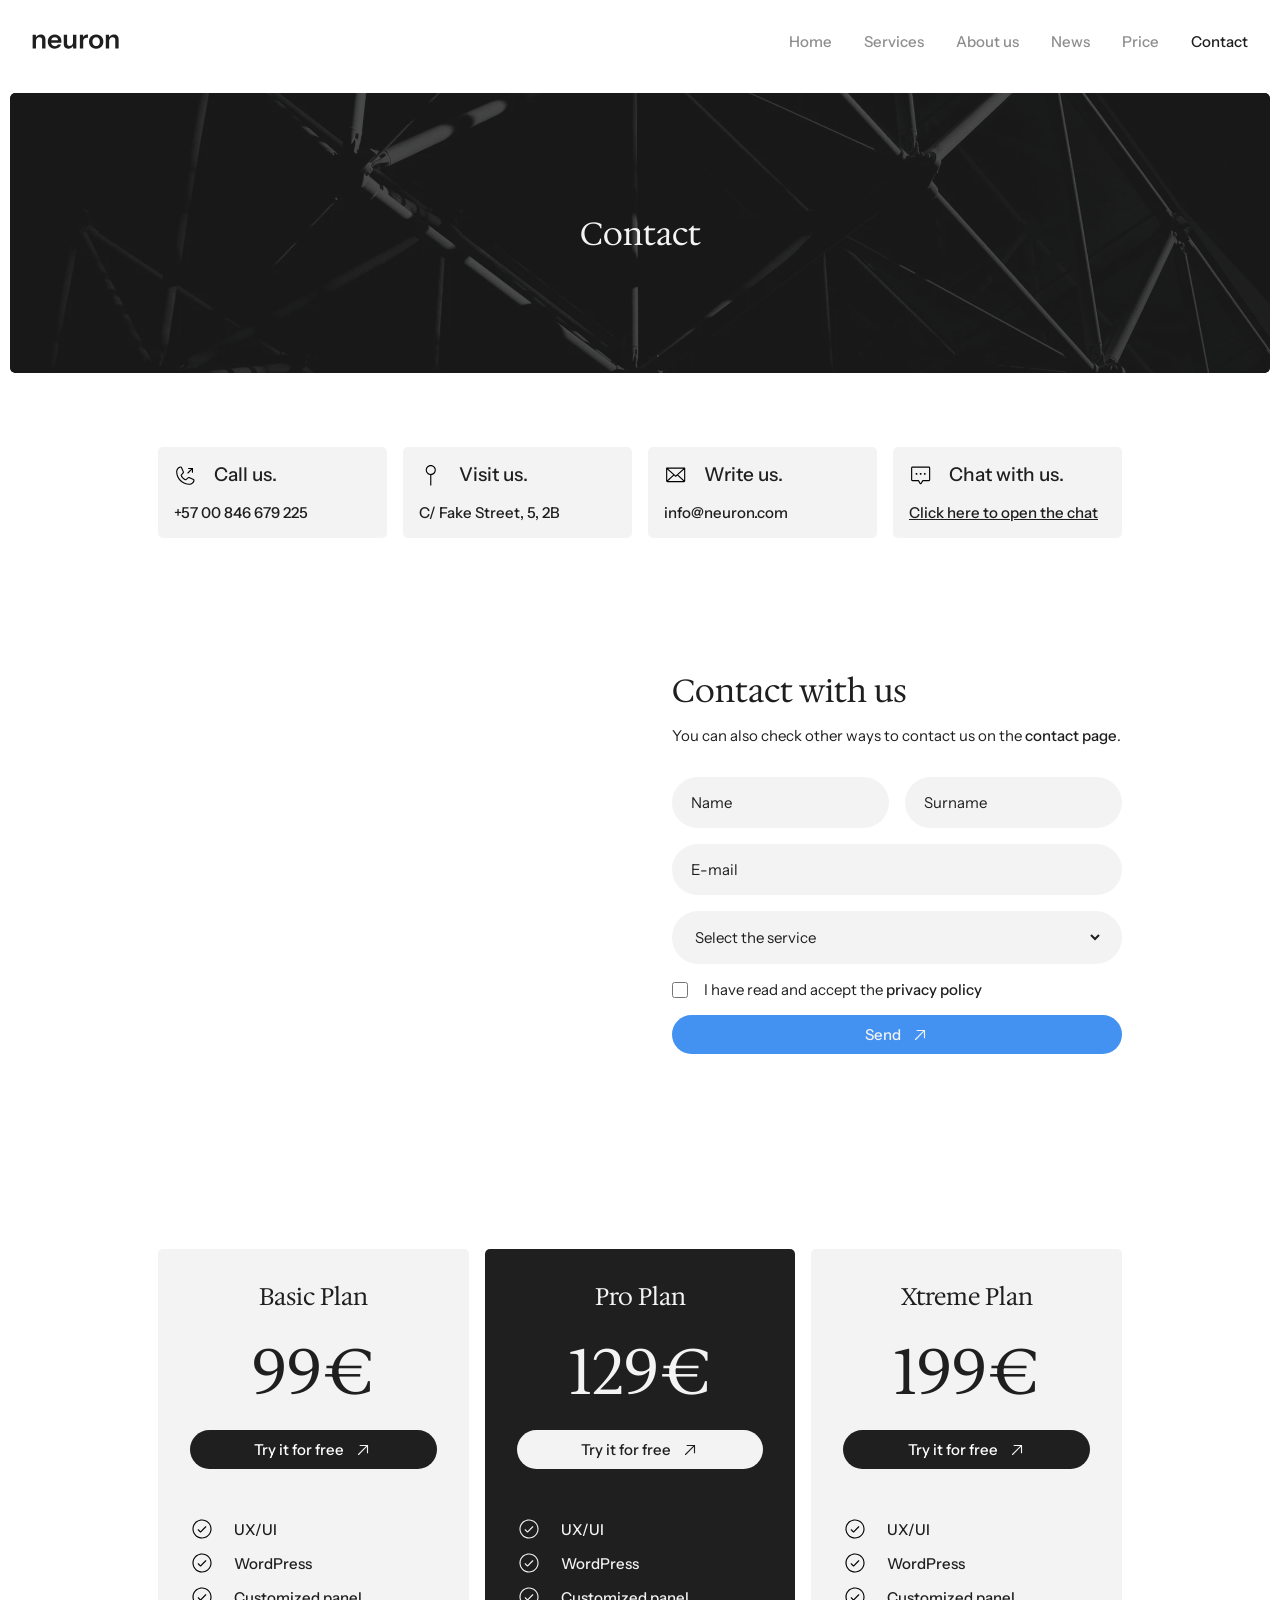
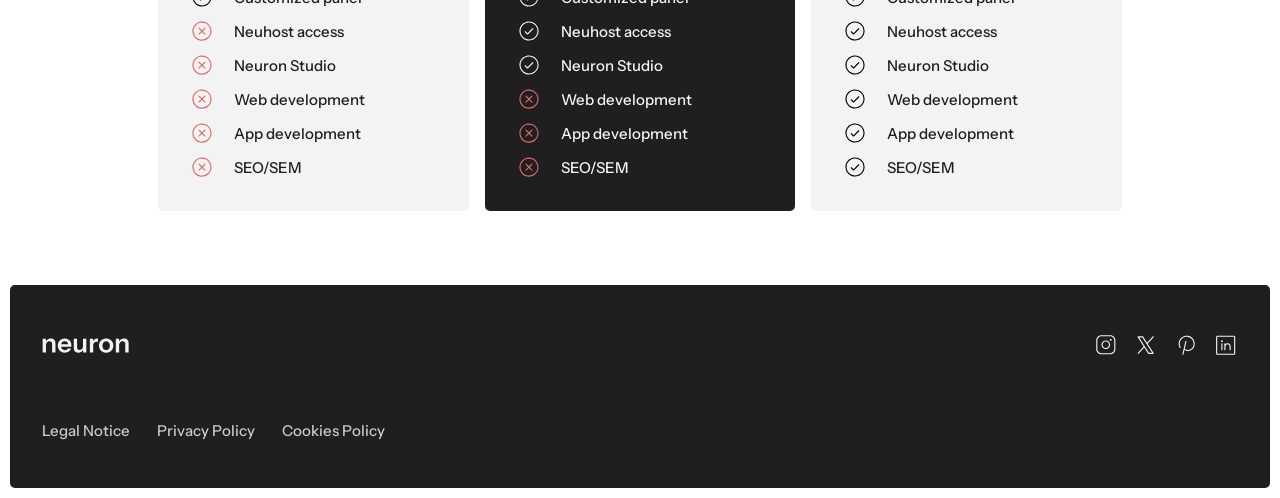
<file: contact.html>
<!doctype html>
<html lang="en">
  <head>
    <meta charset="UTF-8" />
    <meta name="viewport" content="width=device-width, initial-scale=1.0" />
    <title>Contact</title>
    <link rel="icon" type="image/svg+xml" href="/src/images/logo/favicon.svg" />
    <link rel="stylesheet" href="./src/css/reset.css" />
    <link rel="stylesheet" href="./src/css/index.css" />
    <link rel="stylesheet" href="./src/css/contact.css" />
  </head>
  <body>
    <!-- Header -->
    <header class="header">
      <div class="header__inner">
        <a href="index.html" class="logo" aria-label="neuron">
          <img src="src/images/logo/logo-black.svg" alt="logo" />
        </a>
        <nav class="nav" aria-label="Main">
          <a href="index.html">Home</a>
          <a href="services.html">Services</a>
          <a href="about.html">About us</a>
          <a href="news.html">News</a>
          <a href="#price">Price</a>
          <a href="contact.html" class="active">Contact</a>
        </nav>
        <button class="burger" aria-label="Open menu" aria-expanded="false">
          <span class="burger__line"></span>
          <span class="burger__line"></span>
          <span class="burger__line"></span>
        </button>
      </div>
    </header>

    <!-- Mobile nav -->
    <div class="nav-overlay" aria-hidden="true">
      <button class="nav-overlay__close" aria-label="Close menu"></button>
      <nav class="nav-overlay__nav" aria-label="Main">
        <a href="index.html">Home</a>
        <a href="services.html">Services</a>
        <a href="about.html">About us</a>
        <a href="news.html">News</a>
        <a href="#price">Price</a>
        <a href="contact.html" class="active">Contact</a>
      </nav>
    </div>

    <!-- Banner -->
    <section class="banner banner--interior" aria-label="Contact">
      <div class="banner__inner">
        <img
          class="banner__bg"
          src="src/images/img/Contact-banner.webp"
          alt=""
          aria-hidden="true"
        />
        <div class="banner__overlay" aria-hidden="true"></div>
        <div class="banner__content">
          <h1 class="banner__title">Contact</h1>
        </div>
      </div>
    </section>

    <main>
      <!-- Contact info cards -->
      <section class="section" aria-label="Contact info">
        <div class="contact-cards">
          <div class="contact-info-card">
            <div class="contact-info-card__header">
              <img
                src="src/images/svg/PhoneOutgoing.svg"
                alt=""
                aria-hidden="true"
              />
              <h4>Call us.</h4>
            </div>
            <p>+57 00 846 679 225</p>
          </div>

          <div class="contact-info-card">
            <div class="contact-info-card__header">
              <img
                src="src/images/svg/MapPinSimple.svg"
                alt=""
                aria-hidden="true"
              />
              <h4>Visit us.</h4>
            </div>
            <p>C/ Fake Street, 5, 2B</p>
          </div>

          <div class="contact-info-card">
            <div class="contact-info-card__header">
              <img
                src="src/images/svg/Envelope.svg"
                alt=""
                aria-hidden="true"
              />
              <h4>Write us.</h4>
            </div>
            <p>info@neuron.com</p>
          </div>

          <div class="contact-info-card">
            <div class="contact-info-card__header">
              <img
                src="src/images/svg/ChatCenteredDots.svg"
                alt=""
                aria-hidden="true"
              />
              <h4>Chat with us.</h4>
            </div>
            <p>
              <a href="#">Click here to open the chat</a>
            </p>
          </div>
        </div>
      </section>

      <!-- Map + Contact Form -->
      <section class="section section--no-pt" aria-labelledby="contact-title">
        <div class="split">
          <div class="contact__image contact__image--map">
            <script
              type="text/javascript"
              charset="utf-8"
              async
              src="https://api-maps.yandex.ru/services/constructor/1.0/js/?um=constructor%3A0d239939f176da66e82613f1fe516ea8ba90147407e3e7f37f4f988796c2b055&amp;width=100%25&amp;height=400&amp;lang=ru_RU&amp;scroll=true"
            ></script>
          </div>
          <div class="contact__form-wrap">
            <div class="contact__form-title">
              <h2 id="contact-title">Contact with us</h2>
              <p>
                You can also check other ways to contact us on the
                <a href="#">contact page</a>.
              </p>
            </div>
            <form class="form-fields" action="#" method="post" novalidate>
              <div class="form-row">
                <input
                  class="field"
                  type="text"
                  name="name"
                  placeholder="Name"
                />
                <input
                  class="field"
                  type="text"
                  name="surname"
                  placeholder="Surname"
                />
              </div>
              <input
                class="field"
                type="email"
                name="email"
                placeholder="E-mail"
              />
              <div class="field-select-wrapper">
                <select class="field-select" name="select">
                  <option value="value1" selected disabled>
                    Select the service
                  </option>
                  <option value="value1">Web development</option>
                  <option value="value2">App development</option>
                  <option value="value3">Neuhost</option>
                  <option value="value4">Neuron Studio</option>
                  <option value="value5">WordPress</option>
                  <option value="value6">UX/UI</option>
                </select>
              </div>
              <div class="checkbox-row">
                <input type="checkbox" id="privacy" name="privacy" />
                <label for="privacy"
                  >I have read and accept the
                  <a href="privacy-policy.html">privacy policy</a></label
                >
              </div>
              <button type="submit" class="btn btn--primary btn--full">
                Send
                <img
                  src="src/images/svg/ArrowUpRightWhite.svg"
                  alt=""
                  aria-hidden="true"
                />
              </button>
            </form>
          </div>
        </div>
      </section>

      <!-- Pricing -->
      <section id="price" class="section" aria-label="Pricing">
        <div class="pricing">
          <div class="price-card price-card--light">
            <div class="price-card__top">
              <p class="price-card__name">Basic Plan</p>
              <p class="price-card__price">99€</p>
              <a href="#" class="btn btn--dark btn--full"
                >Try it for free
                <img
                  src="src/images/svg/ArrowUpRightWhite.svg"
                  alt=""
                  aria-hidden="true"
              /></a>
            </div>
            <ul class="price-card__features">
              <li class="price-feature">
                <span class="price-feature__icon"
                  ><img src="src/images/svg/CheckCircle.svg" alt="✓" /></span
                ><span>UX/UI</span>
              </li>
              <li class="price-feature">
                <span class="price-feature__icon"
                  ><img src="src/images/svg/CheckCircle.svg" alt="✓" /></span
                ><span>WordPress</span>
              </li>
              <li class="price-feature">
                <span class="price-feature__icon"
                  ><img src="src/images/svg/CheckCircle.svg" alt="✓" /></span
                ><span>Customized panel</span>
              </li>
              <li class="price-feature">
                <span class="price-feature__icon"
                  ><img src="src/images/svg/xCircle.svg" alt="✗" /></span
                ><span>Neuhost access</span>
              </li>
              <li class="price-feature">
                <span class="price-feature__icon"
                  ><img src="src/images/svg/xCircle.svg" alt="✗" /></span
                ><span>Neuron Studio</span>
              </li>
              <li class="price-feature">
                <span class="price-feature__icon"
                  ><img src="src/images/svg/xCircle.svg" alt="✗" /></span
                ><span>Web development</span>
              </li>
              <li class="price-feature">
                <span class="price-feature__icon"
                  ><img src="src/images/svg/xCircle.svg" alt="✗" /></span
                ><span>App development</span>
              </li>
              <li class="price-feature">
                <span class="price-feature__icon"
                  ><img src="src/images/svg/xCircle.svg" alt="✗" /></span
                ><span>SEO/SEM</span>
              </li>
            </ul>
          </div>

          <div class="price-card price-card--dark">
            <div class="price-card__top">
              <p class="price-card__name">Pro Plan</p>
              <p class="price-card__price">129€</p>
              <a href="#" class="btn btn--light btn--full"
                >Try it for free
                <img
                  src="src/images/svg/ArrowUpRight.svg"
                  alt=""
                  aria-hidden="true"
              /></a>
            </div>
            <ul class="price-card__features">
              <li class="price-feature">
                <span class="price-feature__icon"
                  ><img src="src/images/svg/CheckWhite.svg" alt="✓" /></span
                ><span>UX/UI</span>
              </li>
              <li class="price-feature">
                <span class="price-feature__icon"
                  ><img src="src/images/svg/CheckWhite.svg" alt="✓" /></span
                ><span>WordPress</span>
              </li>
              <li class="price-feature">
                <span class="price-feature__icon"
                  ><img src="src/images/svg/CheckWhite.svg" alt="✓" /></span
                ><span>Customized panel</span>
              </li>
              <li class="price-feature">
                <span class="price-feature__icon"
                  ><img src="src/images/svg/CheckWhite.svg" alt="✓" /></span
                ><span>Neuhost access</span>
              </li>
              <li class="price-feature">
                <span class="price-feature__icon"
                  ><img src="src/images/svg/CheckWhite.svg" alt="✓" /></span
                ><span>Neuron Studio</span>
              </li>
              <li class="price-feature">
                <span class="price-feature__icon"
                  ><img src="src/images/svg/xCircle.svg" alt="✗" /></span
                ><span>Web development</span>
              </li>
              <li class="price-feature">
                <span class="price-feature__icon"
                  ><img src="src/images/svg/xCircle.svg" alt="✗" /></span
                ><span>App development</span>
              </li>
              <li class="price-feature">
                <span class="price-feature__icon"
                  ><img src="src/images/svg/xCircle.svg" alt="✗" /></span
                ><span>SEO/SEM</span>
              </li>
            </ul>
          </div>

          <div class="price-card price-card--light">
            <div class="price-card__top">
              <p class="price-card__name">Xtreme Plan</p>
              <p class="price-card__price">199€</p>
              <a href="#" class="btn btn--dark btn--full"
                >Try it for free
                <img
                  src="src/images/svg/ArrowUpRightWhite.svg"
                  alt=""
                  aria-hidden="true"
              /></a>
            </div>
            <ul class="price-card__features">
              <li class="price-feature">
                <span class="price-feature__icon"
                  ><img src="src/images/svg/CheckCircle.svg" alt="✓" /></span
                ><span>UX/UI</span>
              </li>
              <li class="price-feature">
                <span class="price-feature__icon"
                  ><img src="src/images/svg/CheckCircle.svg" alt="✓" /></span
                ><span>WordPress</span>
              </li>
              <li class="price-feature">
                <span class="price-feature__icon"
                  ><img src="src/images/svg/CheckCircle.svg" alt="✓" /></span
                ><span>Customized panel</span>
              </li>
              <li class="price-feature">
                <span class="price-feature__icon"
                  ><img src="src/images/svg/CheckCircle.svg" alt="✓" /></span
                ><span>Neuhost access</span>
              </li>
              <li class="price-feature">
                <span class="price-feature__icon"
                  ><img src="src/images/svg/CheckCircle.svg" alt="✓" /></span
                ><span>Neuron Studio</span>
              </li>
              <li class="price-feature">
                <span class="price-feature__icon"
                  ><img src="src/images/svg/CheckCircle.svg" alt="✓" /></span
                ><span>Web development</span>
              </li>
              <li class="price-feature">
                <span class="price-feature__icon"
                  ><img src="src/images/svg/CheckCircle.svg" alt="✓" /></span
                ><span>App development</span>
              </li>
              <li class="price-feature">
                <span class="price-feature__icon"
                  ><img src="src/images/svg/CheckCircle.svg" alt="✓" /></span
                ><span>SEO/SEM</span>
              </li>
            </ul>
          </div>
        </div>
      </section>
    </main>

    <!-- Footer -->
    <footer class="footer">
      <div class="footer__inner">
        <div class="footer__top">
          <a href="index.html" class="logo" aria-label="neuron">
            <img src="src/images/logo/logo-light.svg" alt="logo" />
          </a>
          <nav class="footer__socials" aria-label="Social media">
            <a href="#" aria-label="Social 1"
              ><img src="src/images/svg/InstagramLogo.svg" alt=""
            /></a>
            <a href="#" aria-label="Social 2"
              ><img src="src/images/svg/XLogo.svg" alt=""
            /></a>
            <a href="#" aria-label="Social 3"
              ><img src="src/images/svg/PinterestLogo.svg" alt=""
            /></a>
            <a href="#" aria-label="Social 4"
              ><img src="src/images/svg/LinkedinLogo.svg" alt=""
            /></a>
          </nav>
        </div>
        <nav class="footer__links" aria-label="Legal">
          <a href="legal-notice.html">Legal Notice</a>
          <a href="privacy-policy.html">Privacy Policy</a>
          <a href="cookies-policy.html">Cookies Policy</a>
        </nav>
      </div>
    </footer>
    <script src="src/js/index.js"></script>
  </body>
</html>
</file>
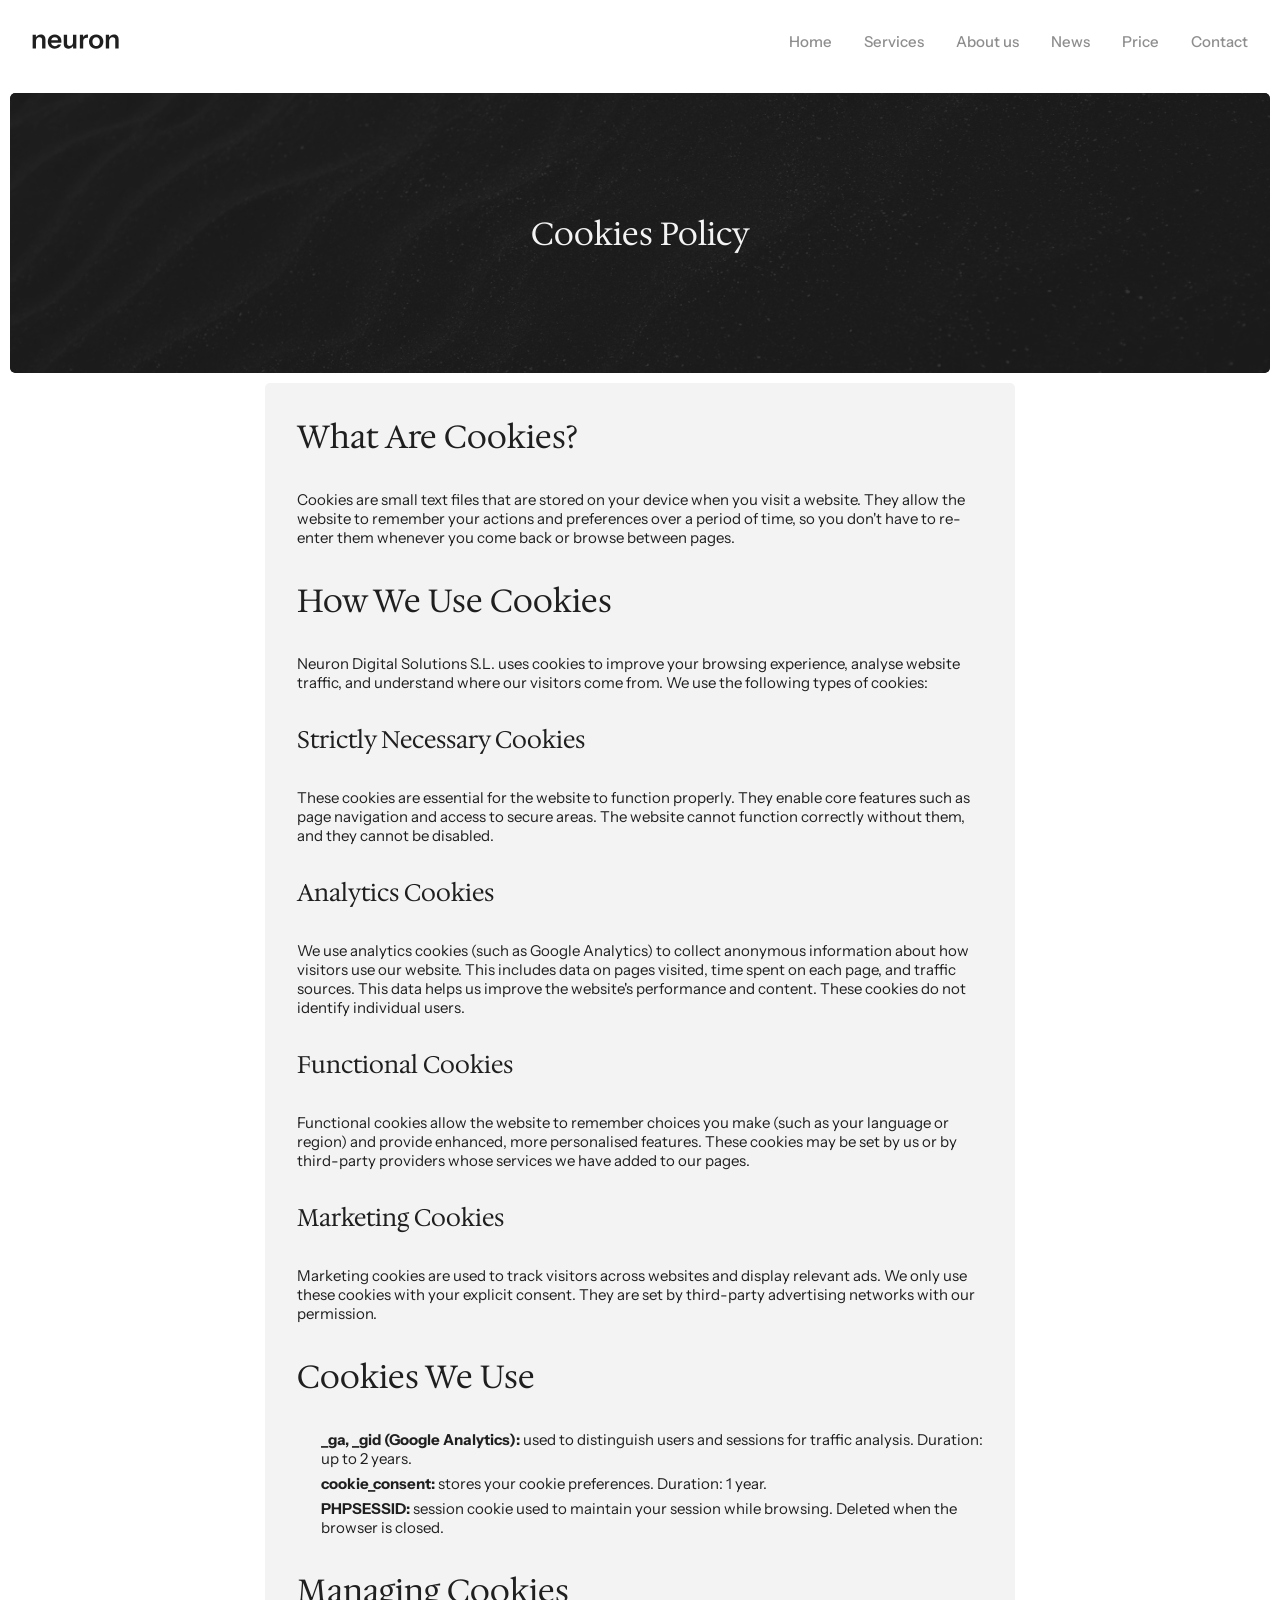
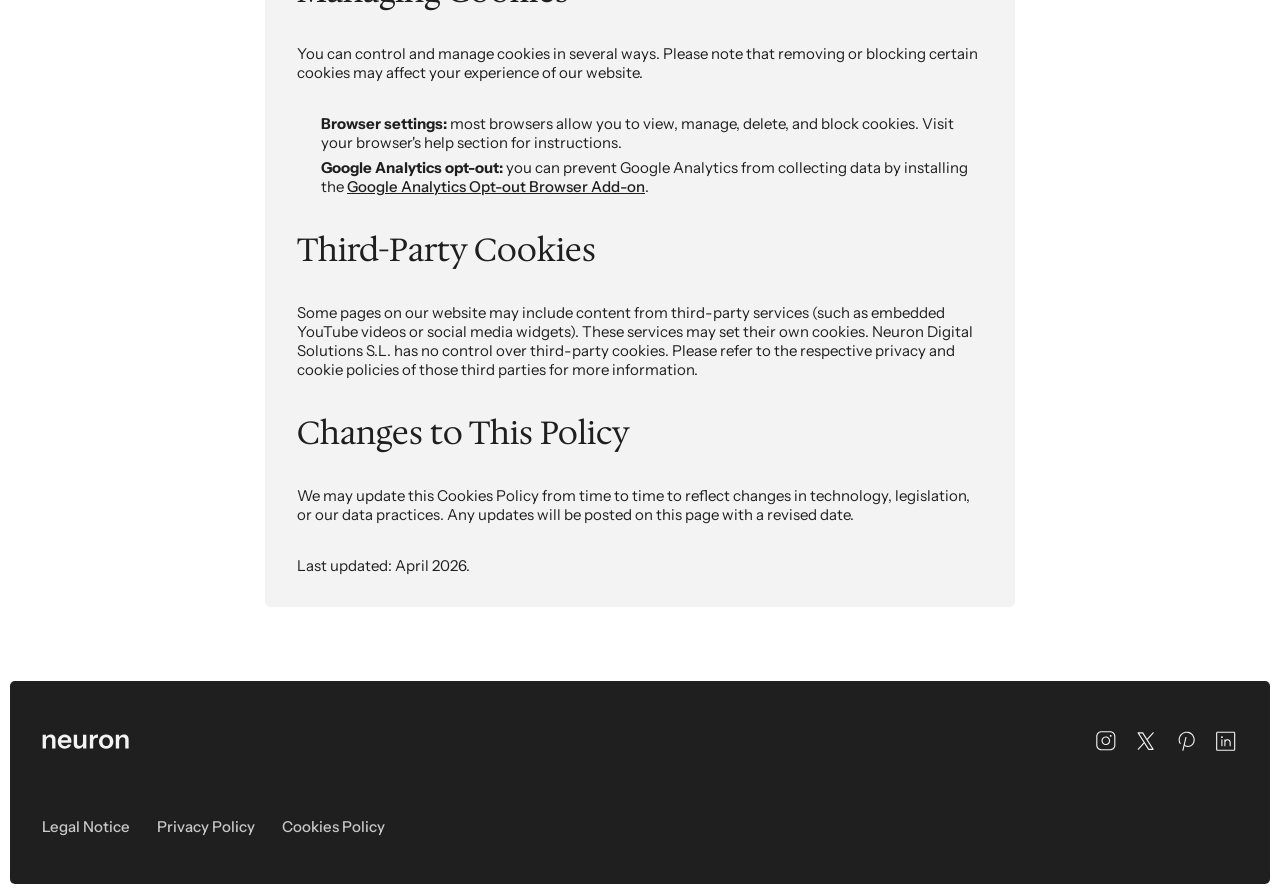
<file: cookies-policy.html>
<!doctype html>
<html lang="en">
  <head>
    <meta charset="UTF-8" />
    <meta name="viewport" content="width=device-width, initial-scale=1.0" />
    <title>Cookies Policy</title>
    <link rel="icon" type="image/svg+xml" href="/src/images/logo/favicon.svg" />
    <link rel="stylesheet" href="./src/css/reset.css" />
    <link rel="stylesheet" href="./src/css/index.css" />
    <link rel="stylesheet" href="./src/css/single-post.css" />
  </head>
  <body>
    <!-- Header -->
    <header class="header">
      <div class="header__inner">
        <a href="index.html" class="logo" aria-label="neuron">
          <img src="src/images/logo/logo-black.svg" alt="logo" />
        </a>
        <nav class="nav" aria-label="Main">
          <a href="index.html">Home</a>
          <a href="services.html">Services</a>
          <a href="about.html">About us</a>
          <a href="news.html">News</a>
          <a href="#price">Price</a>
          <a href="contact.html">Contact</a>
        </nav>
        <button class="burger" aria-label="Open menu" aria-expanded="false">
          <span class="burger__line"></span>
          <span class="burger__line"></span>
          <span class="burger__line"></span>
        </button>
      </div>
    </header>

    <!-- Mobile nav -->
    <div class="nav-overlay" aria-hidden="true">
      <button class="nav-overlay__close" aria-label="Close menu"></button>
      <nav class="nav-overlay__nav" aria-label="Main">
        <a href="index.html">Home</a>
        <a href="services.html">Services</a>
        <a href="about.html">About us</a>
        <a href="news.html">News</a>
        <a href="#price">Price</a>
        <a href="contact.html">Contact</a>
      </nav>
    </div>

    <main>
      <!-- Banner -->
      <section class="banner banner--interior" aria-label="Cookies Policy">
        <div class="banner__inner">
          <img
            class="banner__bg"
            src="src/images/img/Home-banner.webp"
            alt=""
            aria-hidden="true"
          />
          <div class="banner__overlay" aria-hidden="true"></div>
          <div class="banner__content">
            <h1 class="banner__title">Cookies Policy</h1>
          </div>
        </div>
      </section>

      <!-- Content -->
      <section
        class="section section--no-pt"
        aria-label="Cookies Policy content"
      >
        <article class="post-content">
          <h2>What Are Cookies?</h2>
          <p>
            Cookies are small text files that are stored on your device when you
            visit a website. They allow the website to remember your actions and
            preferences over a period of time, so you don't have to re-enter
            them whenever you come back or browse between pages.
          </p>

          <h2>How We Use Cookies</h2>
          <p>
            Neuron Digital Solutions S.L. uses cookies to improve your browsing
            experience, analyse website traffic, and understand where our
            visitors come from. We use the following types of cookies:
          </p>

          <h3>Strictly Necessary Cookies</h3>
          <p>
            These cookies are essential for the website to function properly.
            They enable core features such as page navigation and access to
            secure areas. The website cannot function correctly without them,
            and they cannot be disabled.
          </p>

          <h3>Analytics Cookies</h3>
          <p>
            We use analytics cookies (such as Google Analytics) to collect
            anonymous information about how visitors use our website. This
            includes data on pages visited, time spent on each page, and traffic
            sources. This data helps us improve the website's performance and
            content. These cookies do not identify individual users.
          </p>

          <h3>Functional Cookies</h3>
          <p>
            Functional cookies allow the website to remember choices you make
            (such as your language or region) and provide enhanced, more
            personalised features. These cookies may be set by us or by
            third-party providers whose services we have added to our pages.
          </p>

          <h3>Marketing Cookies</h3>
          <p>
            Marketing cookies are used to track visitors across websites and
            display relevant ads. We only use these cookies with your explicit
            consent. They are set by third-party advertising networks with our
            permission.
          </p>

          <h2>Cookies We Use</h2>
          <ul>
            <li>
              <strong>_ga, _gid (Google Analytics):</strong> used to distinguish
              users and sessions for traffic analysis. Duration: up to 2 years.
            </li>
            <li>
              <strong>cookie_consent:</strong> stores your cookie preferences.
              Duration: 1 year.
            </li>
            <li>
              <strong>PHPSESSID:</strong> session cookie used to maintain your
              session while browsing. Deleted when the browser is closed.
            </li>
          </ul>

          <h2>Managing Cookies</h2>
          <p>
            You can control and manage cookies in several ways. Please note that
            removing or blocking certain cookies may affect your experience of
            our website.
          </p>
          <ul>
            <li>
              <strong>Browser settings:</strong> most browsers allow you to
              view, manage, delete, and block cookies. Visit your browser's help
              section for instructions.
            </li>
            <li>
              <strong>Google Analytics opt-out:</strong> you can prevent Google
              Analytics from collecting data by installing the
              <a href="https://tools.google.com/dlpage/gaoptout" target="_blank"
                >Google Analytics Opt-out Browser Add-on</a
              >.
            </li>
          </ul>

          <h2>Third-Party Cookies</h2>
          <p>
            Some pages on our website may include content from third-party
            services (such as embedded YouTube videos or social media widgets).
            These services may set their own cookies. Neuron Digital Solutions
            S.L. has no control over third-party cookies. Please refer to the
            respective privacy and cookie policies of those third parties for
            more information.
          </p>

          <h2>Changes to This Policy</h2>
          <p>
            We may update this Cookies Policy from time to time to reflect
            changes in technology, legislation, or our data practices. Any
            updates will be posted on this page with a revised date.
          </p>

          <p>Last updated: April 2026.</p>
        </article>
      </section>
    </main>

    <!-- Footer -->
    <footer class="footer">
      <div class="footer__inner">
        <div class="footer__top">
          <a href="index.html" class="logo" aria-label="neuron">
            <img src="src/images/logo/logo-light.svg" alt="logo" />
          </a>
          <nav class="footer__socials" aria-label="Social media">
            <a href="#" aria-label="Social 1"
              ><img src="src/images/svg/InstagramLogo.svg" alt=""
            /></a>
            <a href="#" aria-label="Social 2"
              ><img src="src/images/svg/XLogo.svg" alt=""
            /></a>
            <a href="#" aria-label="Social 3"
              ><img src="src/images/svg/PinterestLogo.svg" alt=""
            /></a>
            <a href="#" aria-label="Social 4"
              ><img src="src/images/svg/LinkedinLogo.svg" alt=""
            /></a>
          </nav>
        </div>
        <nav class="footer__links" aria-label="Legal">
          <a href="legal-notice.html">Legal Notice</a>
          <a href="privacy-policy.html">Privacy Policy</a>
          <a href="cookies-policy.html">Cookies Policy</a>
        </nav>
      </div>
    </footer>
    <script src="src/js/index.js"></script>
  </body>
</html>
</file>
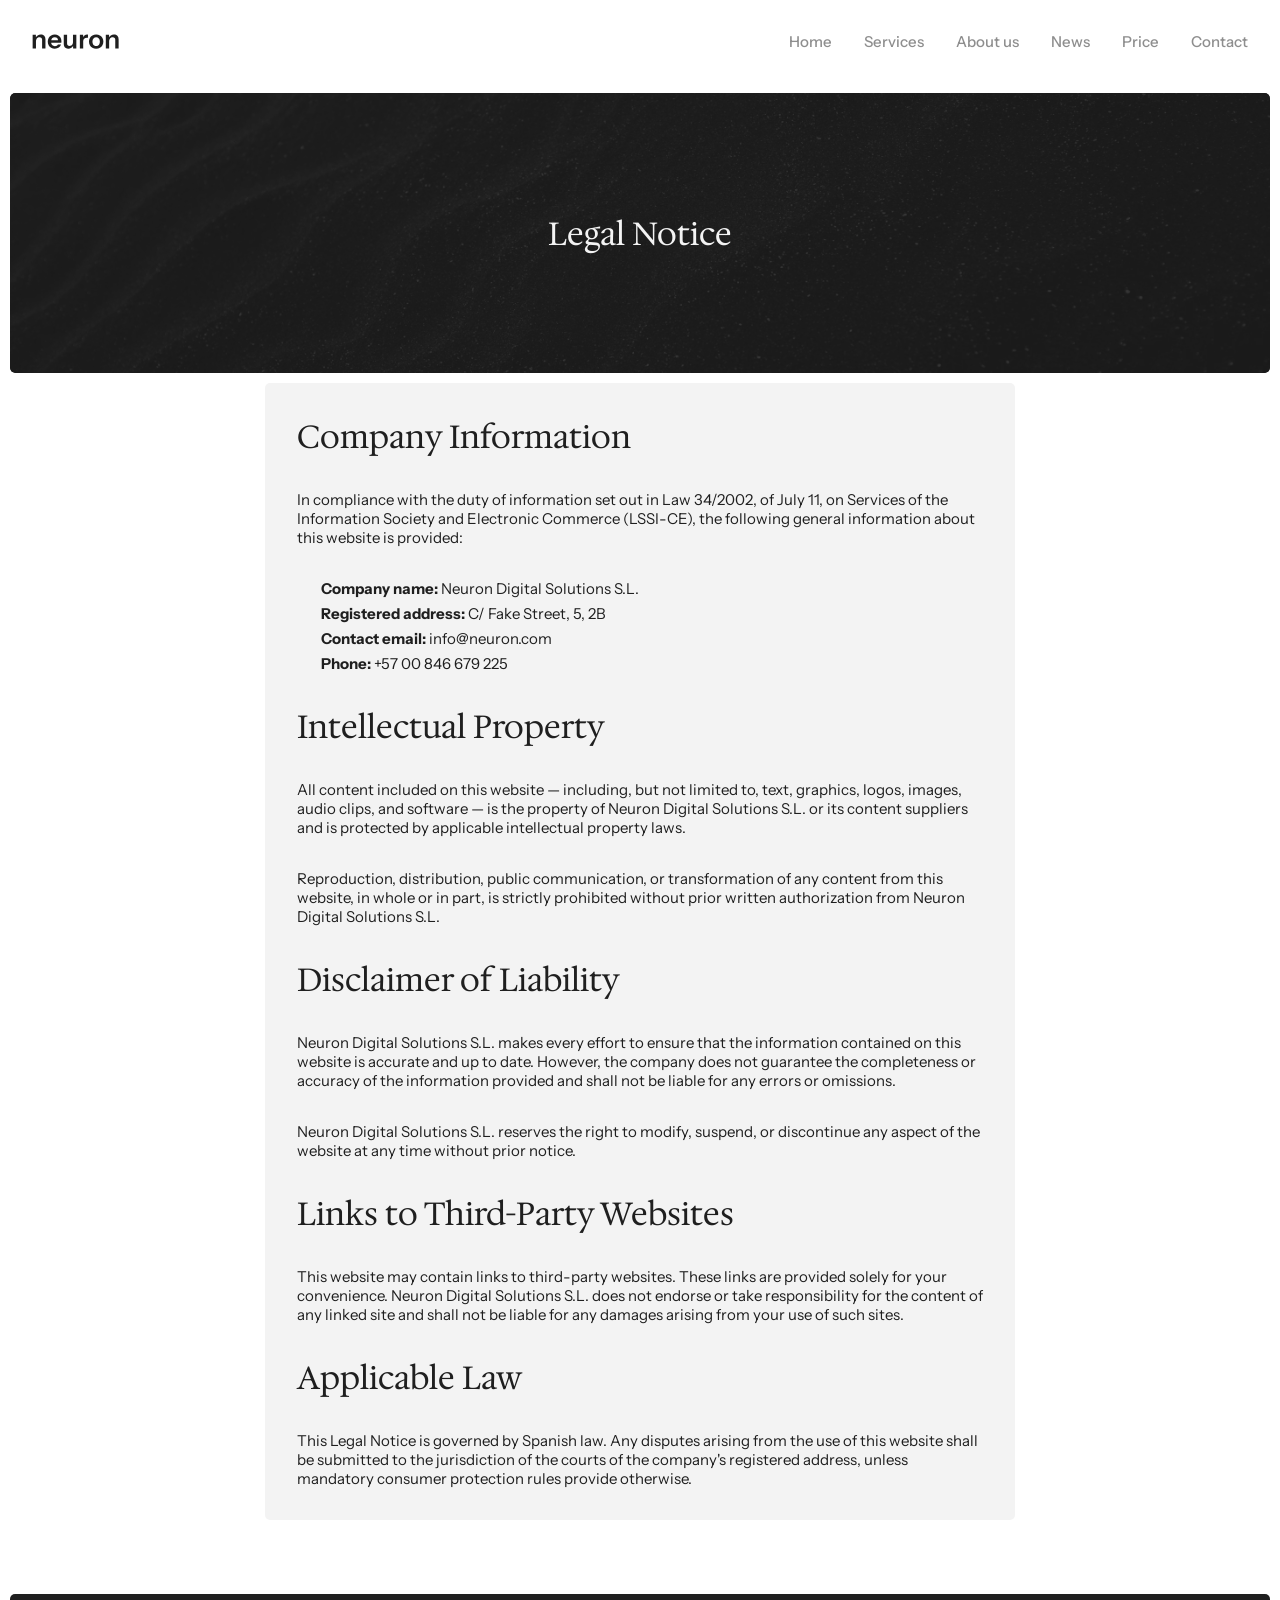
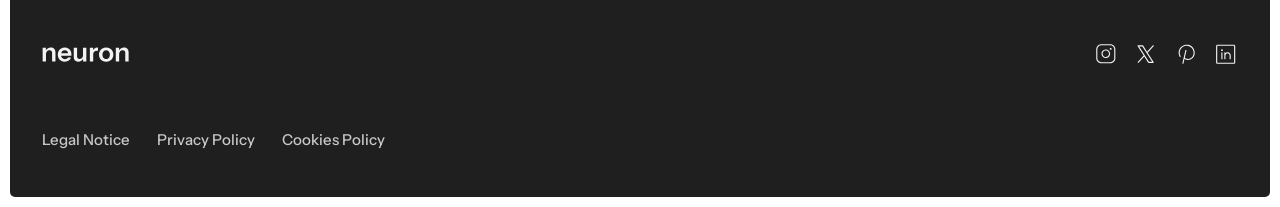
<file: legal-notice.html>
<!doctype html>
<html lang="en">
  <head>
    <meta charset="UTF-8" />
    <meta name="viewport" content="width=device-width, initial-scale=1.0" />
    <title>Legal Notice</title>
    <link rel="icon" type="image/svg+xml" href="/src/images/logo/favicon.svg" />
    <link rel="stylesheet" href="../src/css/reset.css" />
    <link rel="stylesheet" href="../src/css/index.css" />
    <link rel="stylesheet" href="../src/css/single-post.css" />
  </head>
  <body>
    <!-- Header -->
    <header class="header">
      <div class="header__inner">
        <a href="index.html" class="logo" aria-label="neuron">
          <img src="src/images/logo/logo-black.svg" alt="logo" />
        </a>
        <nav class="nav" aria-label="Main">
          <a href="index.html">Home</a>
          <a href="services.html">Services</a>
          <a href="about.html">About us</a>
          <a href="news.html">News</a>
          <a href="#price">Price</a>
          <a href="contact.html">Contact</a>
        </nav>
        <button class="burger" aria-label="Open menu" aria-expanded="false">
          <span class="burger__line"></span>
          <span class="burger__line"></span>
          <span class="burger__line"></span>
        </button>
      </div>
    </header>

    <!-- Mobile nav -->
    <div class="nav-overlay" aria-hidden="true">
      <button class="nav-overlay__close" aria-label="Close menu"></button>
      <nav class="nav-overlay__nav" aria-label="Main">
        <a href="index.html">Home</a>
        <a href="services.html">Services</a>
        <a href="about.html">About us</a>
        <a href="news.html">News</a>
        <a href="#price">Price</a>
        <a href="contact.html">Contact</a>
      </nav>
    </div>

    <main>
      <!-- Banner -->
      <section class="banner banner--interior" aria-label="Legal Notice">
        <div class="banner__inner">
          <img
            class="banner__bg"
            src="src/images/img/Home-banner.webp"
            alt=""
            aria-hidden="true"
          />
          <div class="banner__overlay" aria-hidden="true"></div>
          <div class="banner__content">
            <h1 class="banner__title">Legal Notice</h1>
          </div>
        </div>
      </section>

      <!-- Content -->
      <section class="section section--no-pt" aria-label="Legal Notice content">
        <article class="post-content">
          <h2>Company Information</h2>
          <p>
            In compliance with the duty of information set out in Law 34/2002,
            of July 11, on Services of the Information Society and Electronic
            Commerce (LSSI-CE), the following general information about this
            website is provided:
          </p>
          <ul>
            <li>
              <strong>Company name:</strong> Neuron Digital Solutions S.L.
            </li>
            <li><strong>Registered address:</strong> C/ Fake Street, 5, 2B</li>
            <li><strong>Contact email:</strong> info@neuron.com</li>
            <li><strong>Phone:</strong> +57 00 846 679 225</li>
          </ul>

          <h2>Intellectual Property</h2>
          <p>
            All content included on this website — including, but not limited
            to, text, graphics, logos, images, audio clips, and software — is
            the property of Neuron Digital Solutions S.L. or its content
            suppliers and is protected by applicable intellectual property laws.
          </p>
          <p>
            Reproduction, distribution, public communication, or transformation
            of any content from this website, in whole or in part, is strictly
            prohibited without prior written authorization from Neuron Digital
            Solutions S.L.
          </p>

          <h2>Disclaimer of Liability</h2>
          <p>
            Neuron Digital Solutions S.L. makes every effort to ensure that the
            information contained on this website is accurate and up to date.
            However, the company does not guarantee the completeness or accuracy
            of the information provided and shall not be liable for any errors
            or omissions.
          </p>
          <p>
            Neuron Digital Solutions S.L. reserves the right to modify, suspend,
            or discontinue any aspect of the website at any time without prior
            notice.
          </p>

          <h2>Links to Third-Party Websites</h2>
          <p>
            This website may contain links to third-party websites. These links
            are provided solely for your convenience. Neuron Digital Solutions
            S.L. does not endorse or take responsibility for the content of any
            linked site and shall not be liable for any damages arising from
            your use of such sites.
          </p>

          <h2>Applicable Law</h2>
          <p>
            This Legal Notice is governed by Spanish law. Any disputes arising
            from the use of this website shall be submitted to the jurisdiction
            of the courts of the company's registered address, unless mandatory
            consumer protection rules provide otherwise.
          </p>
        </article>
      </section>
    </main>

    <!-- Footer -->
    <footer class="footer">
      <div class="footer__inner">
        <div class="footer__top">
          <a href="index.html" class="logo" aria-label="neuron">
            <img src="src/images/logo/logo-light.svg" alt="logo" />
          </a>
          <nav class="footer__socials" aria-label="Social media">
            <a href="#" aria-label="Social 1"
              ><img src="src/images/svg/InstagramLogo.svg" alt=""
            /></a>
            <a href="#" aria-label="Social 2"
              ><img src="src/images/svg/XLogo.svg" alt=""
            /></a>
            <a href="#" aria-label="Social 3"
              ><img src="src/images/svg/PinterestLogo.svg" alt=""
            /></a>
            <a href="#" aria-label="Social 4"
              ><img src="src/images/svg/LinkedinLogo.svg" alt=""
            /></a>
          </nav>
        </div>
        <nav class="footer__links" aria-label="Legal">
          <a href="legal-notice.html">Legal Notice</a>
          <a href="privacy-policy.html">Privacy Policy</a>
          <a href="cookies-policy.html">Cookies Policy</a>
        </nav>
      </div>
    </footer>
    <script src="src/js/index.js"></script>
  </body>
</html>
</file>
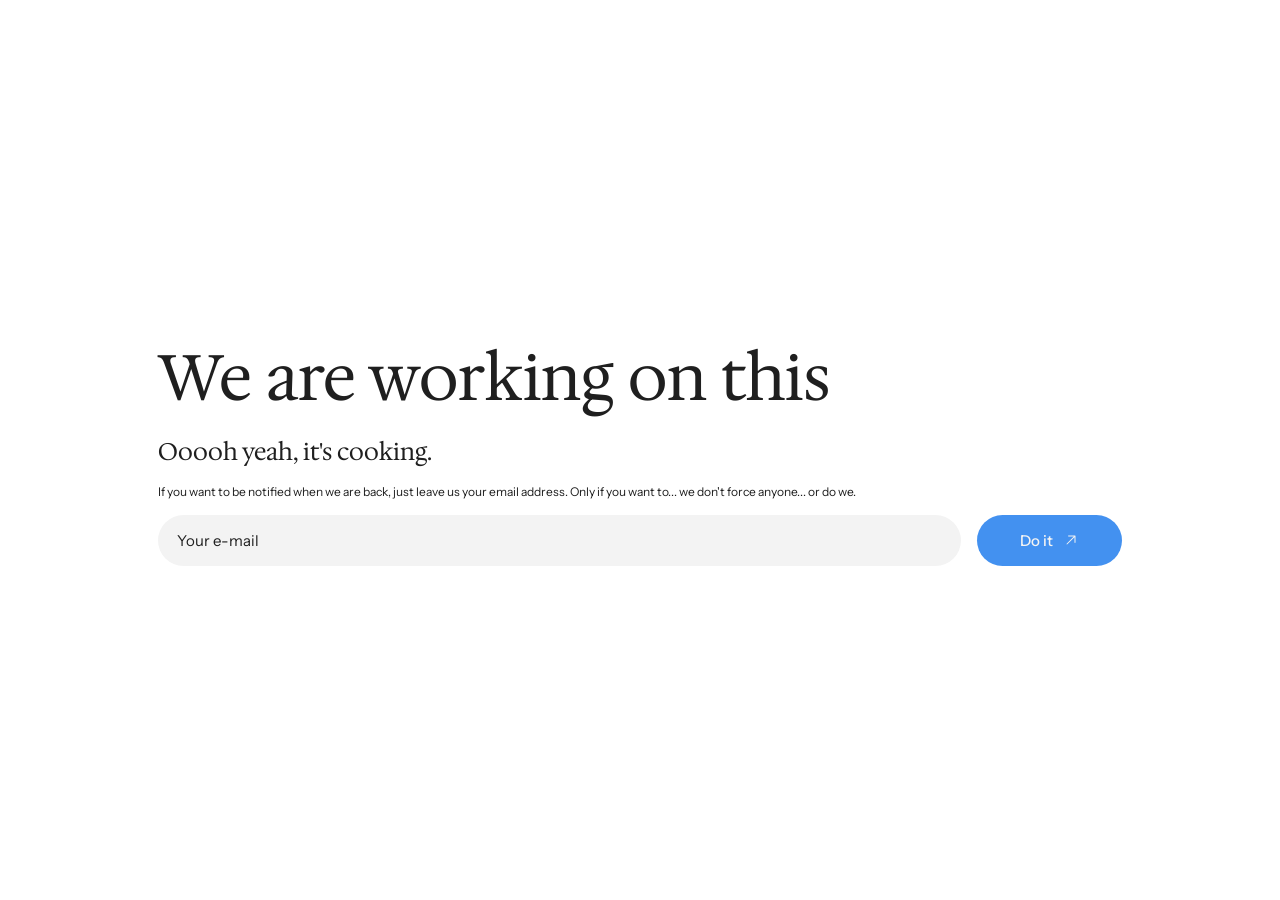
<file: maintenance.html>
<!doctype html>
<html lang="en">
  <head>
    <meta charset="UTF-8" />
    <meta name="viewport" content="width=device-width, initial-scale=1.0" />
    <title>We are working on this</title>
    <link rel="icon" type="image/svg+xml" href="/src/images/logo/favicon.svg" />
    <link rel="stylesheet" href="./src/css/reset.css" />
    <link rel="stylesheet" href="./src/css/index.css" />
    <link rel="stylesheet" href="./src/css/maintenance.css" />
  </head>
  <body>
    <!-- Maintenance section -->
    <section class="maintenance-section" aria-label="Maintenance">
      <div class="maintenance-section__inner">
        <h1>We are working on this</h1>
        <h3>Ooooh yeah, it's cooking.</h3>
        <p class="maintenance-section__body">
          If you want to be notified when we are back, just leave us your email
          address. Only if you want to... we don't force anyone... or do we.
        </p>
        <form class="maintenance-form" action="#" method="post" novalidate>
          <input
            class="field field--maintenance"
            type="email"
            name="email"
            placeholder="Your e-mail"
          />
          <button type="submit" class="btn btn--primary btn--maintenance">
            Do it
            <img
              src="src/images/svg/ArrowUpRightWhite.svg"
              alt=""
              aria-hidden="true"
            />
          </button>
        </form>
      </div>
    </section>
  </body>
</html>
</file>
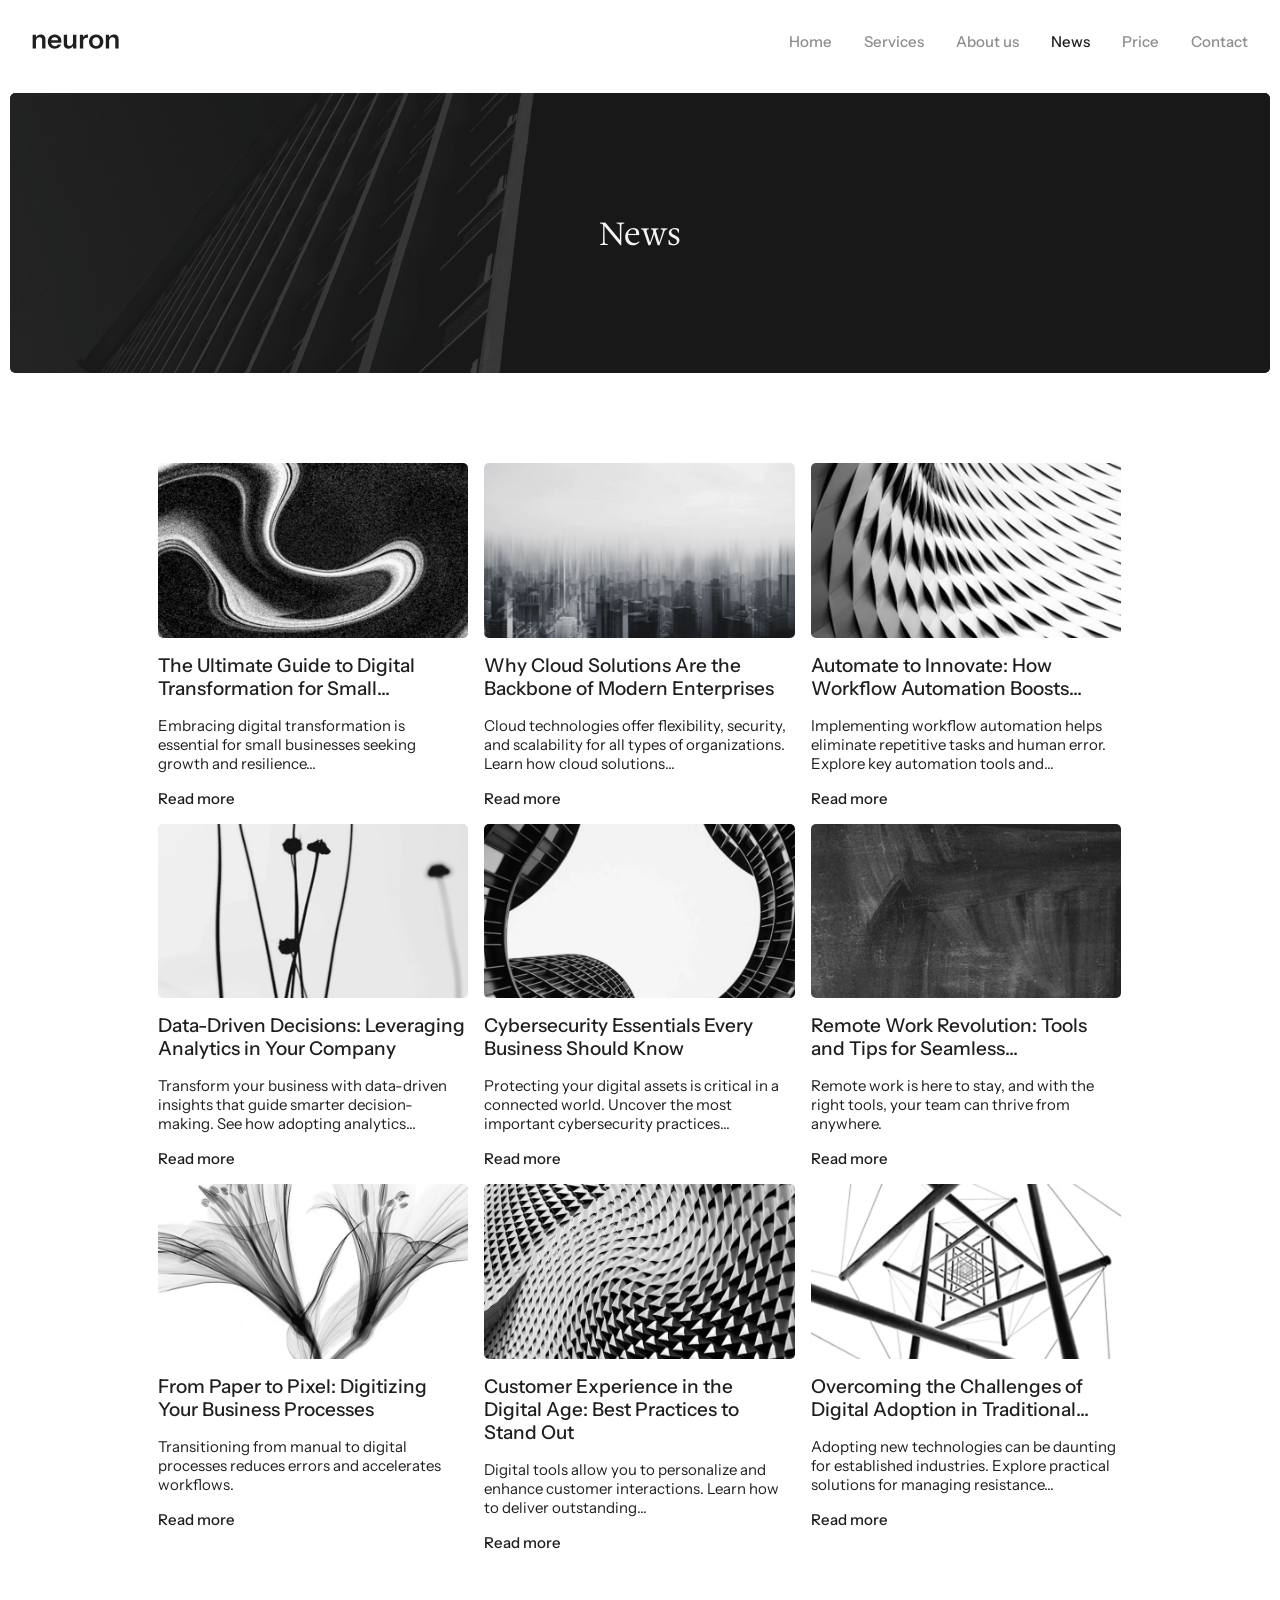
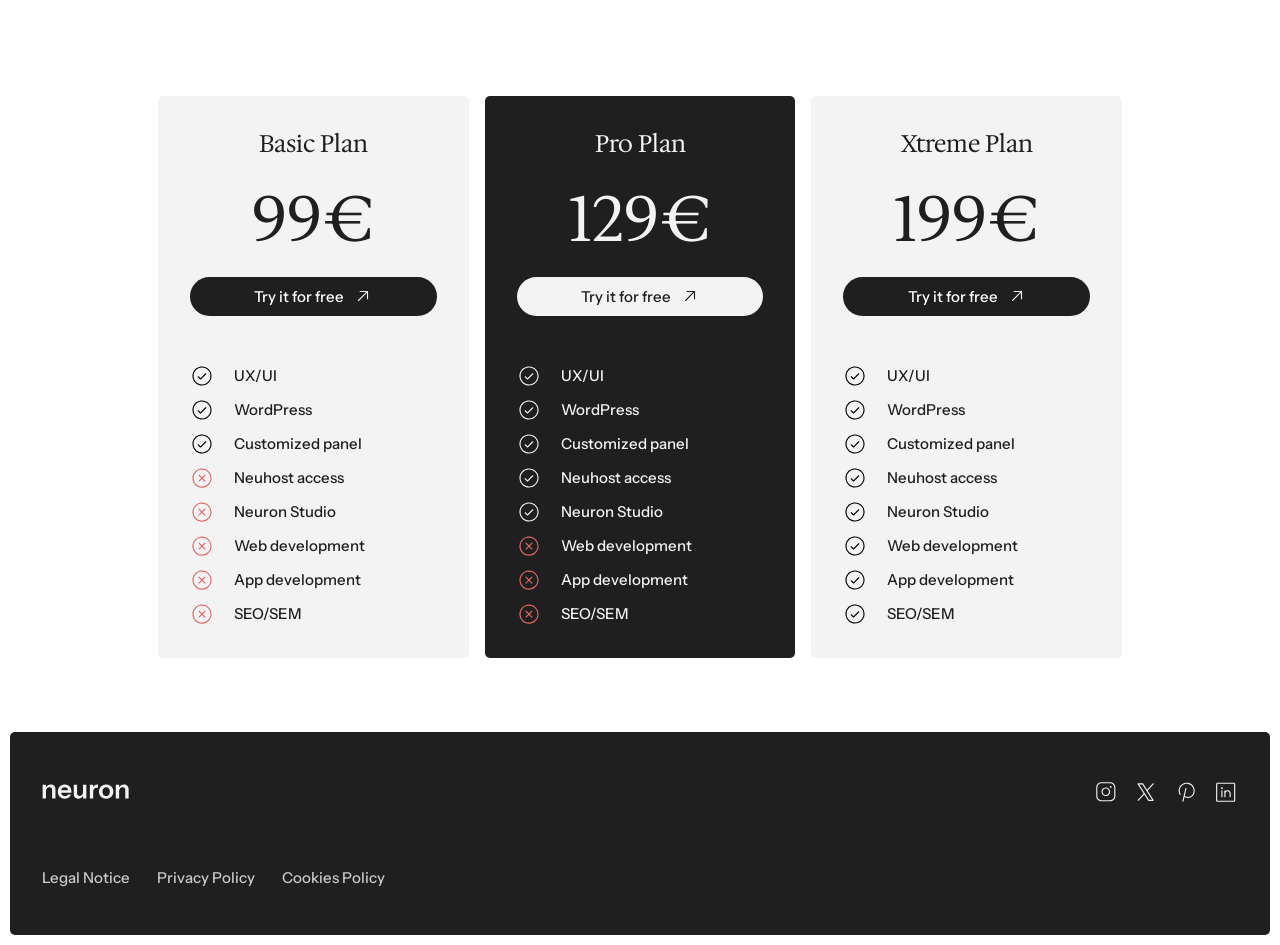
<file: news.html>
<!doctype html>
<html lang="en">
  <head>
    <meta charset="UTF-8" />
    <meta name="viewport" content="width=device-width, initial-scale=1.0" />
    <title>News</title>
    <link rel="icon" type="image/svg+xml" href="/src/images/logo/favicon.svg" />
    <link rel="stylesheet" href="./src/css/reset.css" />
    <link rel="stylesheet" href="./src/css/index.css" />
    <link rel="stylesheet" href="./src/css/news.css" />
  </head>
  <body>
    <!-- Header -->
    <header class="header">
      <div class="header__inner">
        <a href="index.html" class="logo" aria-label="neuron">
          <img src="src/images/logo/logo-black.svg" alt="logo" />
        </a>
        <nav class="nav" aria-label="Main">
          <a href="index.html">Home</a>
          <a href="services.html">Services</a>
          <a href="about.html">About us</a>
          <a href="news.html" class="active">News</a>
          <a href="#price">Price</a>
          <a href="contact.html">Contact</a>
        </nav>
        <button class="burger" aria-label="Open menu" aria-expanded="false">
          <span class="burger__line"></span>
          <span class="burger__line"></span>
          <span class="burger__line"></span>
        </button>
      </div>
    </header>

    <!-- Mobile nav -->
    <div class="nav-overlay" aria-hidden="true">
      <button class="nav-overlay__close" aria-label="Close menu"></button>
      <nav class="nav-overlay__nav" aria-label="Main">
        <a href="index.html">Home</a>
        <a href="services.html">Services</a>
        <a href="about.html">About us</a>
        <a href="news.html" class="active">News</a>
        <a href="#price">Price</a>
        <a href="contact.html">Contact</a>
      </nav>
    </div>

    <!-- Banner -->
    <section class="banner banner--interior" aria-label="News">
      <div class="banner__inner">
        <img
          class="banner__bg"
          src="src/images/img/News-banner.webp"
          alt=""
          aria-hidden="true"
        />
        <div class="banner__overlay" aria-hidden="true"></div>
        <div class="banner__content">
          <h1 class="banner__title">News</h1>
        </div>
      </div>
    </section>

    <main>
      <!-- Posts grid -->
      <section class="section" aria-label="News posts">
        <div class="posts-wrap">
          <div class="posts-grid">
            <article class="post-card">
              <div class="post-card__image">
                <img
                  src="src/images/img/News-1.webp"
                  alt="The Ultimate Guide to Digital Transformation for Small Businesses"
                />
              </div>
              <h4>The Ultimate Guide to Digital Transformation for Small...</h4>
              <p>
                Embracing digital transformation is essential for small
                businesses seeking growth and resilience...
              </p>
              <a href="single-post.html" class="post-card__link">Read more</a>
            </article>

            <article class="post-card">
              <div class="post-card__image">
                <img
                  src="src/images/img/News-2.webp"
                  alt="Why Cloud Solutions Are the Backbone of Modern Enterprises"
                />
              </div>
              <h4>
                Why Cloud Solutions Are the Backbone of Modern Enterprises
              </h4>
              <p>
                Cloud technologies offer flexibility, security, and scalability
                for all types of organizations. Learn how cloud solutions...
              </p>
              <a href="single-post.html" class="post-card__link">Read more</a>
            </article>

            <article class="post-card">
              <div class="post-card__image">
                <img
                  src="src/images/img/News-3.webp"
                  alt="Automate to Innovate: How Workflow Automation Boosts Productivity"
                />
              </div>
              <h4>Automate to Innovate: How Workflow Automation Boosts...</h4>
              <p>
                Implementing workflow automation helps eliminate repetitive
                tasks and human error. Explore key automation tools and...
              </p>
              <a href="single-post.html" class="post-card__link">Read more</a>
            </article>

            <article class="post-card">
              <div class="post-card__image">
                <img
                  src="src/images/img/News-4.webp"
                  alt="Data-Driven Decisions: Leveraging Analytics in Your Company"
                />
              </div>
              <h4>
                Data-Driven Decisions: Leveraging Analytics in Your Company
              </h4>
              <p>
                Transform your business with data-driven insights that guide
                smarter decision-making. See how adopting analytics...
              </p>
              <a href="single-post.html" class="post-card__link">Read more</a>
            </article>

            <article class="post-card">
              <div class="post-card__image">
                <img
                  src="src/images/img/News-5.webp"
                  alt="Cybersecurity Essentials Every Business Should Know"
                />
              </div>
              <h4>Cybersecurity Essentials Every Business Should Know</h4>
              <p>
                Protecting your digital assets is critical in a connected world.
                Uncover the most important cybersecurity practices...
              </p>
              <a href="single-post.html" class="post-card__link">Read more</a>
            </article>

            <article class="post-card">
              <div class="post-card__image">
                <img
                  src="src/images/img/News-6.webp"
                  alt="Remote Work Revolution: Tools and Tips for Seamless Collaboration"
                />
              </div>
              <h4>Remote Work Revolution: Tools and Tips for Seamless...</h4>
              <p>
                Remote work is here to stay, and with the right tools, your team
                can thrive from anywhere.
              </p>
              <a href="single-post.html" class="post-card__link">Read more</a>
            </article>

            <article class="post-card">
              <div class="post-card__image">
                <img
                  src="src/images/img/News-7.webp"
                  alt="From Paper to Pixel: Digitizing Your Business Processes"
                />
              </div>
              <h4>From Paper to Pixel: Digitizing Your Business Processes</h4>
              <p>
                Transitioning from manual to digital processes reduces errors
                and accelerates workflows.
              </p>
              <a href="single-post.html" class="post-card__link">Read more</a>
            </article>

            <article class="post-card">
              <div class="post-card__image">
                <img
                  src="src/images/img/News-8.webp"
                  alt="Customer Experience in the Digital Age: Best Practices to Stand Out"
                />
              </div>
              <h4>
                Customer Experience in the Digital Age: Best Practices to Stand
                Out
              </h4>
              <p>
                Digital tools allow you to personalize and enhance customer
                interactions. Learn how to deliver outstanding...
              </p>
              <a href="single-post.html" class="post-card__link">Read more</a>
            </article>

            <article class="post-card">
              <div class="post-card__image">
                <img
                  src="src/images/img/News-9.webp"
                  alt="Overcoming the Challenges of Digital Adoption in Traditional Industries"
                />
              </div>
              <h4>
                Overcoming the Challenges of Digital Adoption in Traditional...
              </h4>
              <p>
                Adopting new technologies can be daunting for established
                industries. Explore practical solutions for managing
                resistance...
              </p>
              <a href="single-post.html" class="post-card__link">Read more</a>
            </article>
          </div>
        </div>
      </section>

      <!-- Pricing -->
      <section id="price" class="section" aria-label="Pricing">
        <div class="pricing">
          <div class="price-card price-card--light">
            <div class="price-card__top">
              <p class="price-card__name">Basic Plan</p>
              <p class="price-card__price">99€</p>
              <a href="#" class="btn btn--dark btn--full"
                >Try it for free
                <img
                  src="src/images/svg/ArrowUpRightWhite.svg"
                  alt=""
                  aria-hidden="true"
              /></a>
            </div>
            <ul class="price-card__features">
              <li class="price-feature">
                <span class="price-feature__icon"
                  ><img src="src/images/svg/CheckCircle.svg" alt="✓" /></span
                ><span>UX/UI</span>
              </li>
              <li class="price-feature">
                <span class="price-feature__icon"
                  ><img src="src/images/svg/CheckCircle.svg" alt="✓" /></span
                ><span>WordPress</span>
              </li>
              <li class="price-feature">
                <span class="price-feature__icon"
                  ><img src="src/images/svg/CheckCircle.svg" alt="✓" /></span
                ><span>Customized panel</span>
              </li>
              <li class="price-feature">
                <span class="price-feature__icon"
                  ><img src="src/images/svg/xCircle.svg" alt="✗" /></span
                ><span>Neuhost access</span>
              </li>
              <li class="price-feature">
                <span class="price-feature__icon"
                  ><img src="src/images/svg/xCircle.svg" alt="✗" /></span
                ><span>Neuron Studio</span>
              </li>
              <li class="price-feature">
                <span class="price-feature__icon"
                  ><img src="src/images/svg/xCircle.svg" alt="✗" /></span
                ><span>Web development</span>
              </li>
              <li class="price-feature">
                <span class="price-feature__icon"
                  ><img src="src/images/svg/xCircle.svg" alt="✗" /></span
                ><span>App development</span>
              </li>
              <li class="price-feature">
                <span class="price-feature__icon"
                  ><img src="src/images/svg/xCircle.svg" alt="✗" /></span
                ><span>SEO/SEM</span>
              </li>
            </ul>
          </div>

          <div class="price-card price-card--dark">
            <div class="price-card__top">
              <p class="price-card__name">Pro Plan</p>
              <p class="price-card__price">129€</p>
              <a href="#" class="btn btn--light btn--full"
                >Try it for free
                <img
                  src="src/images/svg/ArrowUpRight.svg"
                  alt=""
                  aria-hidden="true"
              /></a>
            </div>
            <ul class="price-card__features">
              <li class="price-feature">
                <span class="price-feature__icon"
                  ><img src="src/images/svg/CheckWhite.svg" alt="✓" /></span
                ><span>UX/UI</span>
              </li>
              <li class="price-feature">
                <span class="price-feature__icon"
                  ><img src="src/images/svg/CheckWhite.svg" alt="✓" /></span
                ><span>WordPress</span>
              </li>
              <li class="price-feature">
                <span class="price-feature__icon"
                  ><img src="src/images/svg/CheckWhite.svg" alt="✓" /></span
                ><span>Customized panel</span>
              </li>
              <li class="price-feature">
                <span class="price-feature__icon"
                  ><img src="src/images/svg/CheckWhite.svg" alt="✓" /></span
                ><span>Neuhost access</span>
              </li>
              <li class="price-feature">
                <span class="price-feature__icon"
                  ><img src="src/images/svg/CheckWhite.svg" alt="✓" /></span
                ><span>Neuron Studio</span>
              </li>
              <li class="price-feature">
                <span class="price-feature__icon"
                  ><img src="src/images/svg/xCircle.svg" alt="✗" /></span
                ><span>Web development</span>
              </li>
              <li class="price-feature">
                <span class="price-feature__icon"
                  ><img src="src/images/svg/xCircle.svg" alt="✗" /></span
                ><span>App development</span>
              </li>
              <li class="price-feature">
                <span class="price-feature__icon"
                  ><img src="src/images/svg/xCircle.svg" alt="✗" /></span
                ><span>SEO/SEM</span>
              </li>
            </ul>
          </div>

          <div class="price-card price-card--light">
            <div class="price-card__top">
              <p class="price-card__name">Xtreme Plan</p>
              <p class="price-card__price">199€</p>
              <a href="#" class="btn btn--dark btn--full"
                >Try it for free
                <img
                  src="src/images/svg/ArrowUpRightWhite.svg"
                  alt=""
                  aria-hidden="true"
              /></a>
            </div>
            <ul class="price-card__features">
              <li class="price-feature">
                <span class="price-feature__icon"
                  ><img src="src/images/svg/CheckCircle.svg" alt="✓" /></span
                ><span>UX/UI</span>
              </li>
              <li class="price-feature">
                <span class="price-feature__icon"
                  ><img src="src/images/svg/CheckCircle.svg" alt="✓" /></span
                ><span>WordPress</span>
              </li>
              <li class="price-feature">
                <span class="price-feature__icon"
                  ><img src="src/images/svg/CheckCircle.svg" alt="✓" /></span
                ><span>Customized panel</span>
              </li>
              <li class="price-feature">
                <span class="price-feature__icon"
                  ><img src="src/images/svg/CheckCircle.svg" alt="✓" /></span
                ><span>Neuhost access</span>
              </li>
              <li class="price-feature">
                <span class="price-feature__icon"
                  ><img src="src/images/svg/CheckCircle.svg" alt="✓" /></span
                ><span>Neuron Studio</span>
              </li>
              <li class="price-feature">
                <span class="price-feature__icon"
                  ><img src="src/images/svg/CheckCircle.svg" alt="✓" /></span
                ><span>Web development</span>
              </li>
              <li class="price-feature">
                <span class="price-feature__icon"
                  ><img src="src/images/svg/CheckCircle.svg" alt="✓" /></span
                ><span>App development</span>
              </li>
              <li class="price-feature">
                <span class="price-feature__icon"
                  ><img src="src/images/svg/CheckCircle.svg" alt="✓" /></span
                ><span>SEO/SEM</span>
              </li>
            </ul>
          </div>
        </div>
      </section>
    </main>

    <!-- Footer -->
    <footer class="footer">
      <div class="footer__inner">
        <div class="footer__top">
          <a href="index.html" class="logo" aria-label="neuron">
            <img src="src/images/logo/logo-light.svg" alt="logo" />
          </a>
          <nav class="footer__socials" aria-label="Social media">
            <a href="#" aria-label="Social 1"
              ><img src="src/images/svg/InstagramLogo.svg" alt=""
            /></a>
            <a href="#" aria-label="Social 2"
              ><img src="src/images/svg/XLogo.svg" alt=""
            /></a>
            <a href="#" aria-label="Social 3"
              ><img src="src/images/svg/PinterestLogo.svg" alt=""
            /></a>
            <a href="#" aria-label="Social 4"
              ><img src="src/images/svg/LinkedinLogo.svg" alt=""
            /></a>
          </nav>
        </div>
        <nav class="footer__links" aria-label="Legal">
          <a href="legal-notice.html">Legal Notice</a>
          <a href="privacy-policy.html">Privacy Policy</a>
          <a href="cookies-policy.html">Cookies Policy</a>
        </nav>
      </div>
    </footer>
    <script src="src/js/index.js"></script>
  </body>
</html>
</file>
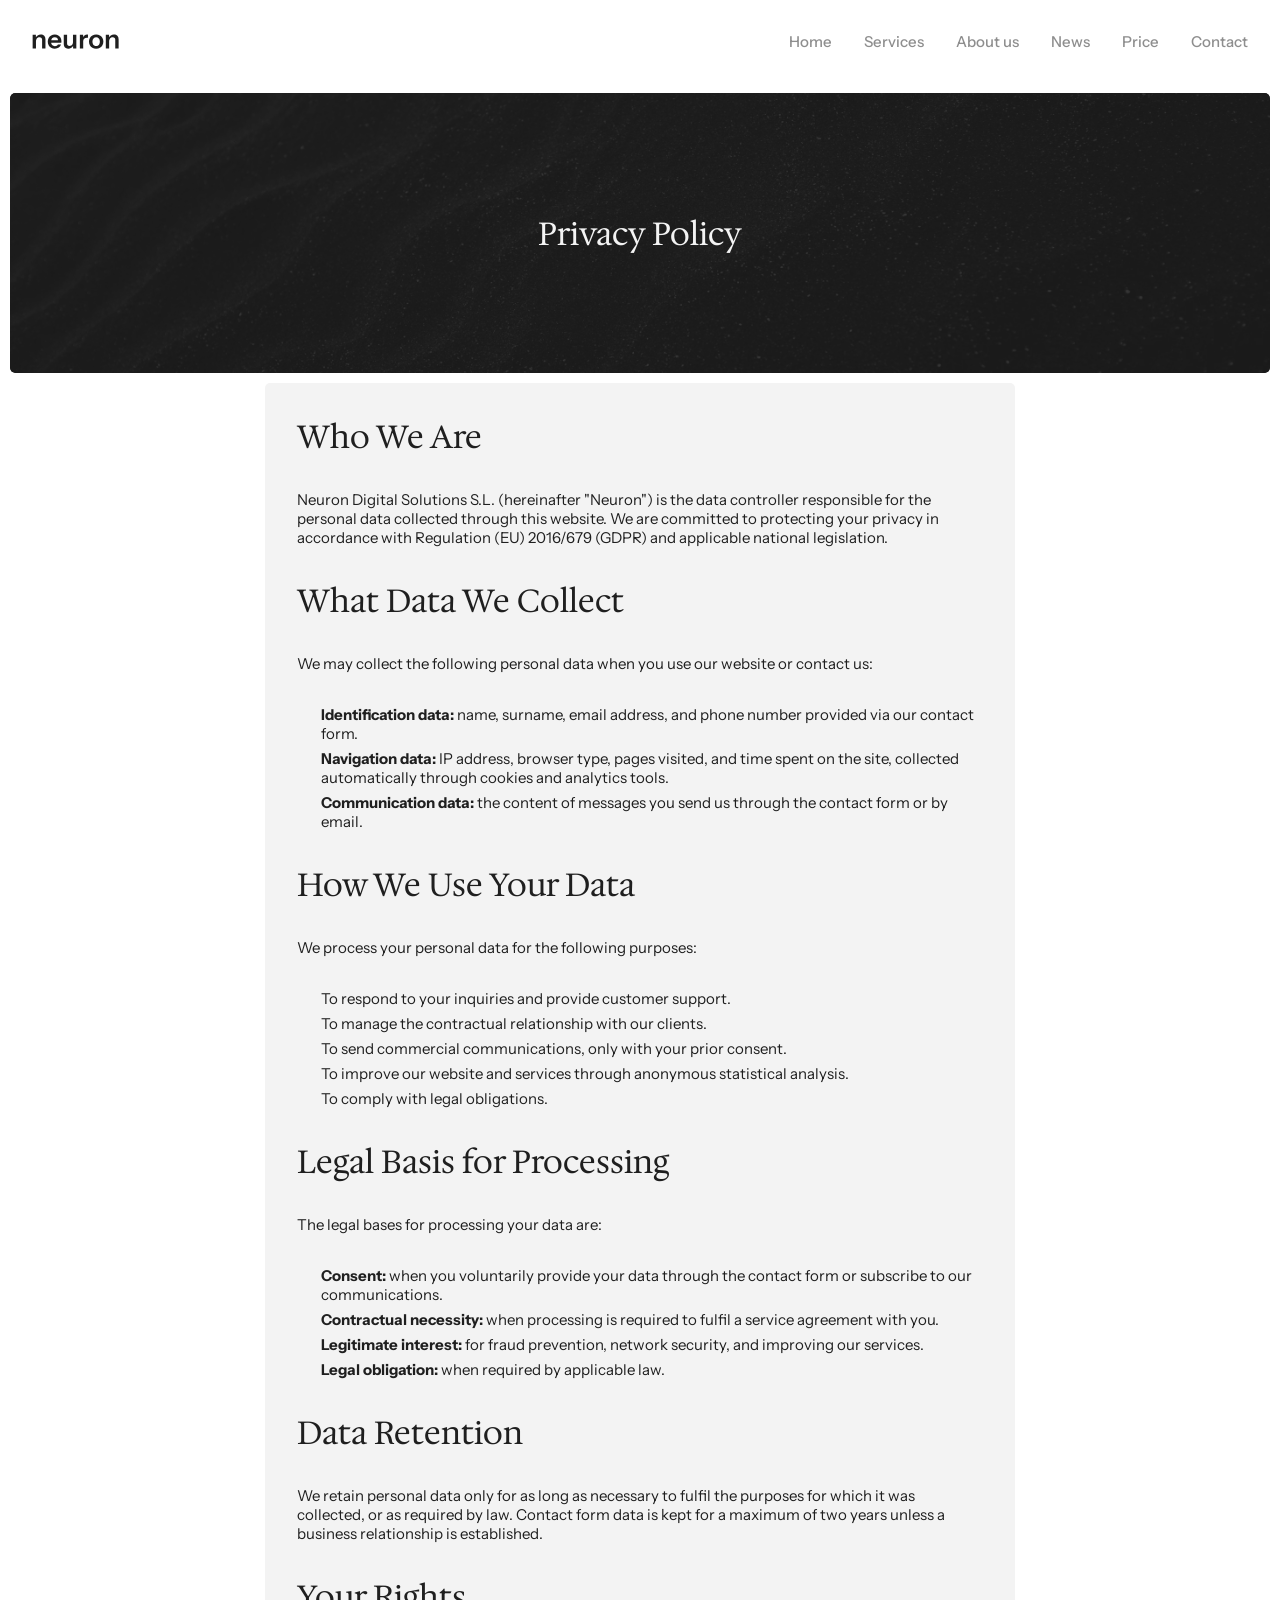
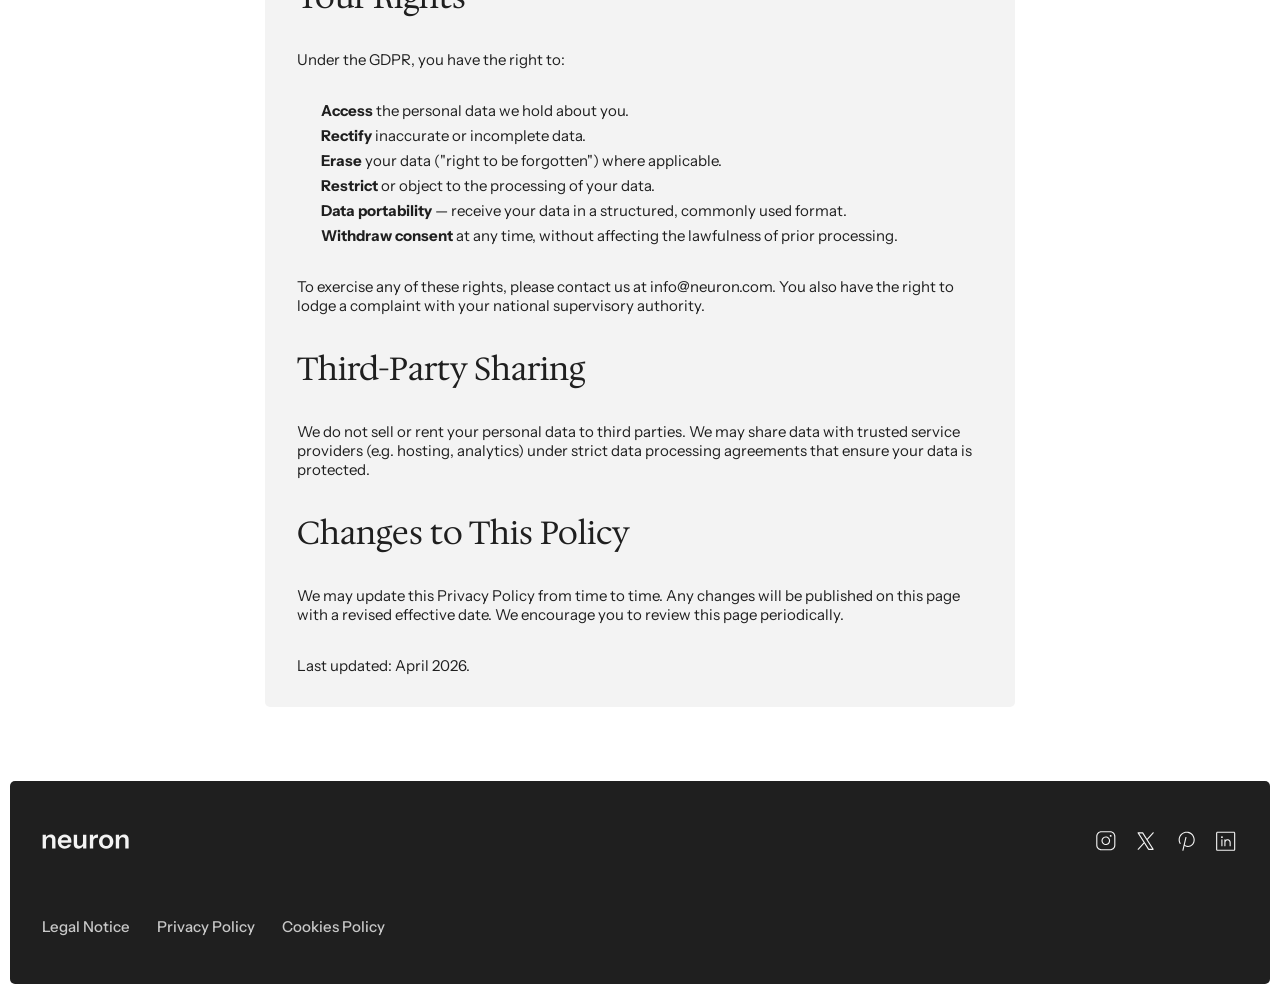
<file: privacy-policy.html>
<!doctype html>
<html lang="en">
  <head>
    <meta charset="UTF-8" />
    <meta name="viewport" content="width=device-width, initial-scale=1.0" />
    <title>Privacy Policy</title>
    <link rel="icon" type="image/svg+xml" href="/src/images/logo/favicon.svg" />
    <link rel="stylesheet" href="./src/css/reset.css" />
    <link rel="stylesheet" href="./src/css/index.css" />
    <link rel="stylesheet" href="./src/css/single-post.css" />
  </head>
  <body>
    <!-- Header -->
    <header class="header">
      <div class="header__inner">
        <a href="index.html" class="logo" aria-label="neuron">
          <img src="src/images/logo/logo-black.svg" alt="logo" />
        </a>
        <nav class="nav" aria-label="Main">
          <a href="index.html">Home</a>
          <a href="services.html">Services</a>
          <a href="about.html">About us</a>
          <a href="news.html">News</a>
          <a href="#price">Price</a>
          <a href="contact.html">Contact</a>
        </nav>
        <button class="burger" aria-label="Open menu" aria-expanded="false">
          <span class="burger__line"></span>
          <span class="burger__line"></span>
          <span class="burger__line"></span>
        </button>
      </div>
    </header>

    <!-- Mobile nav -->
    <div class="nav-overlay" aria-hidden="true">
      <button class="nav-overlay__close" aria-label="Close menu"></button>
      <nav class="nav-overlay__nav" aria-label="Main">
        <a href="index.html">Home</a>
        <a href="services.html">Services</a>
        <a href="about.html">About us</a>
        <a href="news.html">News</a>
        <a href="#price">Price</a>
        <a href="contact.html">Contact</a>
      </nav>
    </div>

    <main>
      <!-- Banner -->
      <section class="banner banner--interior" aria-label="Privacy Policy">
        <div class="banner__inner">
          <img
            class="banner__bg"
            src="src/images/img/Home-banner.webp"
            alt=""
            aria-hidden="true"
          />
          <div class="banner__overlay" aria-hidden="true"></div>
          <div class="banner__content">
            <h1 class="banner__title">Privacy Policy</h1>
          </div>
        </div>
      </section>

      <!-- Content -->
      <section
        class="section section--no-pt"
        aria-label="Privacy Policy content"
      >
        <article class="post-content">
          <h2>Who We Are</h2>
          <p>
            Neuron Digital Solutions S.L. (hereinafter "Neuron") is the data
            controller responsible for the personal data collected through this
            website. We are committed to protecting your privacy in accordance
            with Regulation (EU) 2016/679 (GDPR) and applicable national
            legislation.
          </p>

          <h2>What Data We Collect</h2>
          <p>
            We may collect the following personal data when you use our website
            or contact us:
          </p>
          <ul>
            <li>
              <strong>Identification data:</strong> name, surname, email
              address, and phone number provided via our contact form.
            </li>
            <li>
              <strong>Navigation data:</strong> IP address, browser type, pages
              visited, and time spent on the site, collected automatically
              through cookies and analytics tools.
            </li>
            <li>
              <strong>Communication data:</strong> the content of messages you
              send us through the contact form or by email.
            </li>
          </ul>

          <h2>How We Use Your Data</h2>
          <p>We process your personal data for the following purposes:</p>
          <ul>
            <li>To respond to your inquiries and provide customer support.</li>
            <li>To manage the contractual relationship with our clients.</li>
            <li>
              To send commercial communications, only with your prior consent.
            </li>
            <li>
              To improve our website and services through anonymous statistical
              analysis.
            </li>
            <li>To comply with legal obligations.</li>
          </ul>

          <h2>Legal Basis for Processing</h2>
          <p>The legal bases for processing your data are:</p>
          <ul>
            <li>
              <strong>Consent:</strong> when you voluntarily provide your data
              through the contact form or subscribe to our communications.
            </li>
            <li>
              <strong>Contractual necessity:</strong> when processing is
              required to fulfil a service agreement with you.
            </li>
            <li>
              <strong>Legitimate interest:</strong> for fraud prevention,
              network security, and improving our services.
            </li>
            <li>
              <strong>Legal obligation:</strong> when required by applicable
              law.
            </li>
          </ul>

          <h2>Data Retention</h2>
          <p>
            We retain personal data only for as long as necessary to fulfil the
            purposes for which it was collected, or as required by law. Contact
            form data is kept for a maximum of two years unless a business
            relationship is established.
          </p>

          <h2>Your Rights</h2>
          <p>Under the GDPR, you have the right to:</p>
          <ul>
            <li>
              <strong>Access</strong> the personal data we hold about you.
            </li>
            <li><strong>Rectify</strong> inaccurate or incomplete data.</li>
            <li>
              <strong>Erase</strong> your data ("right to be forgotten") where
              applicable.
            </li>
            <li>
              <strong>Restrict</strong> or object to the processing of your
              data.
            </li>
            <li>
              <strong>Data portability</strong> — receive your data in a
              structured, commonly used format.
            </li>
            <li>
              <strong>Withdraw consent</strong> at any time, without affecting
              the lawfulness of prior processing.
            </li>
          </ul>
          <p>
            To exercise any of these rights, please contact us at
            <a href="mailto:info@neuron.com">info@neuron.com</a>. You also have
            the right to lodge a complaint with your national supervisory
            authority.
          </p>

          <h2>Third-Party Sharing</h2>
          <p>
            We do not sell or rent your personal data to third parties. We may
            share data with trusted service providers (e.g. hosting, analytics)
            under strict data processing agreements that ensure your data is
            protected.
          </p>

          <h2>Changes to This Policy</h2>
          <p>
            We may update this Privacy Policy from time to time. Any changes
            will be published on this page with a revised effective date. We
            encourage you to review this page periodically.
          </p>

          <p>Last updated: April 2026.</p>
        </article>
      </section>
    </main>

    <!-- Footer -->
    <footer class="footer">
      <div class="footer__inner">
        <div class="footer__top">
          <a href="index.html" class="logo" aria-label="neuron">
            <img src="src/images/logo/logo-light.svg" alt="logo" />
          </a>
          <nav class="footer__socials" aria-label="Social media">
            <a href="#" aria-label="Social 1"
              ><img src="src/images/svg/InstagramLogo.svg" alt=""
            /></a>
            <a href="#" aria-label="Social 2"
              ><img src="src/images/svg/XLogo.svg" alt=""
            /></a>
            <a href="#" aria-label="Social 3"
              ><img src="src/images/svg/PinterestLogo.svg" alt=""
            /></a>
            <a href="#" aria-label="Social 4"
              ><img src="src/images/svg/LinkedinLogo.svg" alt=""
            /></a>
          </nav>
        </div>
        <nav class="footer__links" aria-label="Legal">
          <a href="legal-notice.html">Legal Notice</a>
          <a href="privacy-policy.html">Privacy Policy</a>
          <a href="cookies-policy.html">Cookies Policy</a>
        </nav>
      </div>
    </footer>
    <script src="src/js/index.js"></script>
  </body>
</html>
</file>
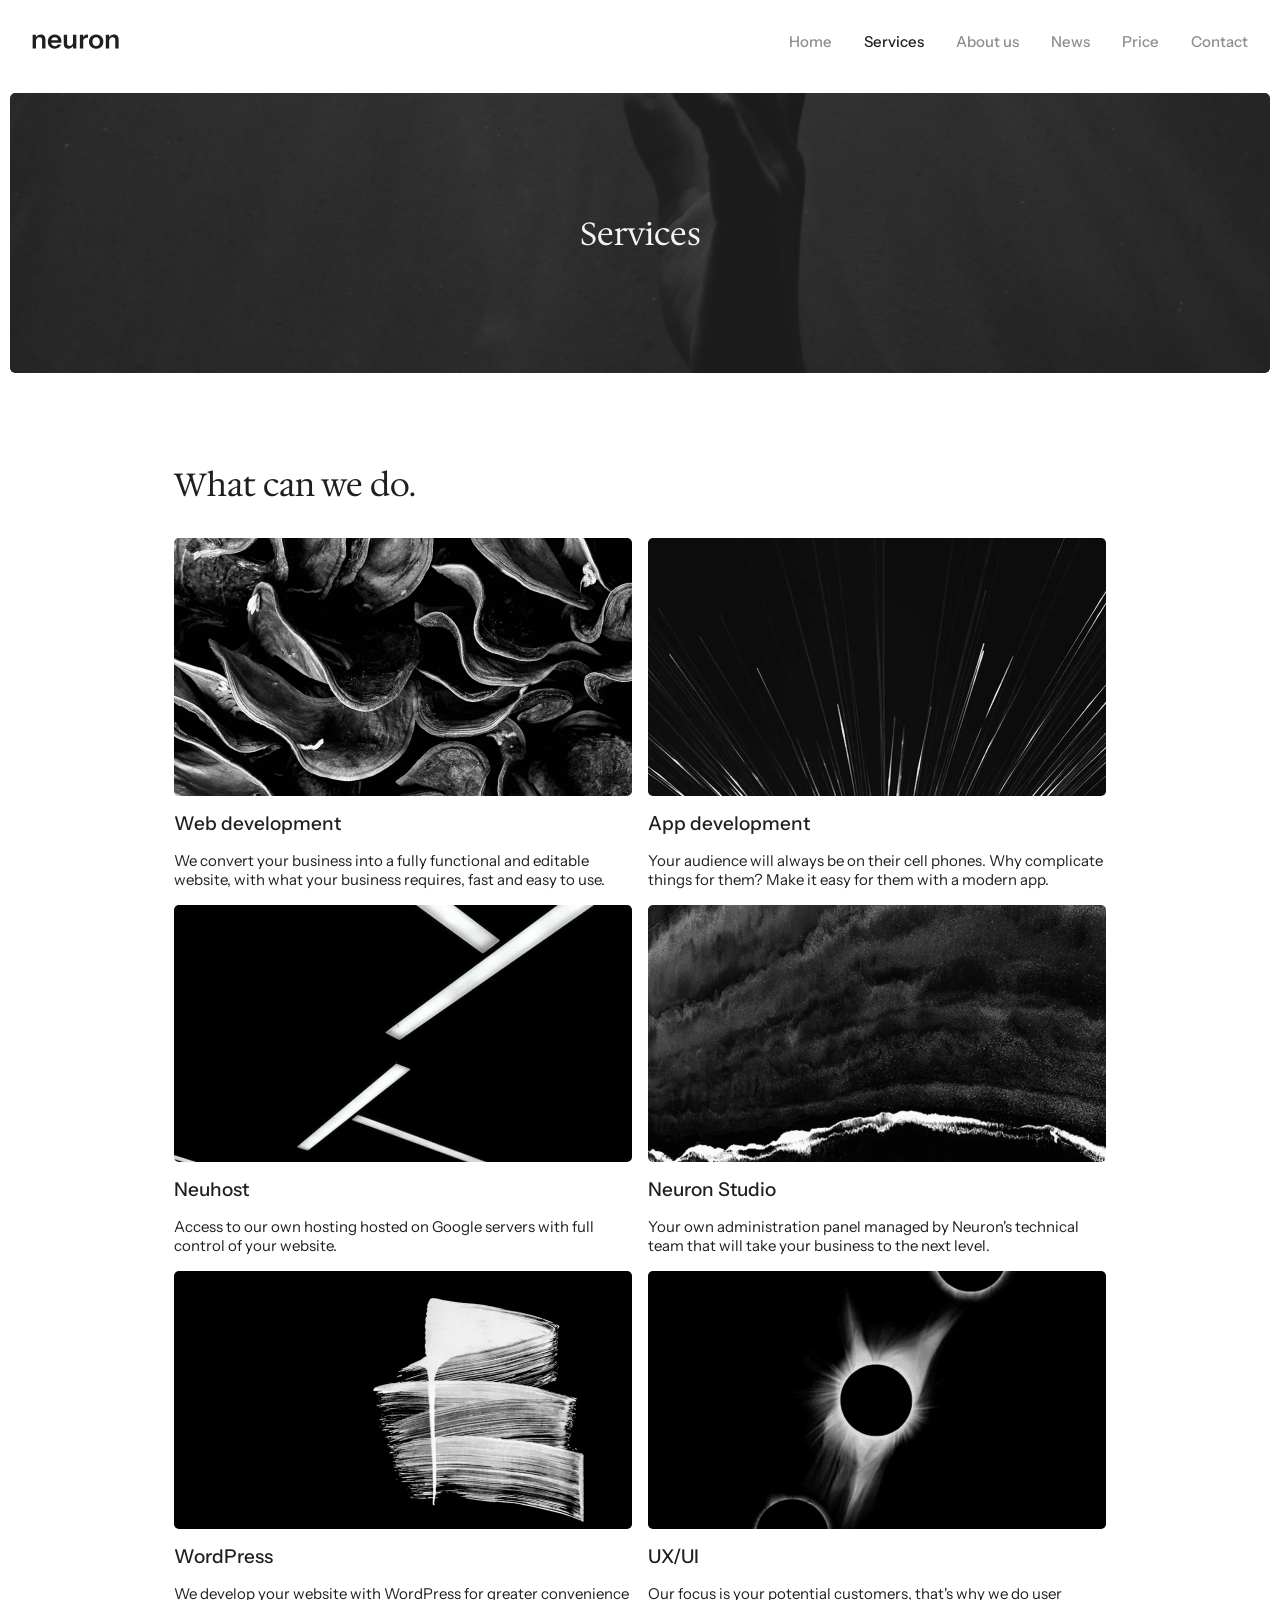
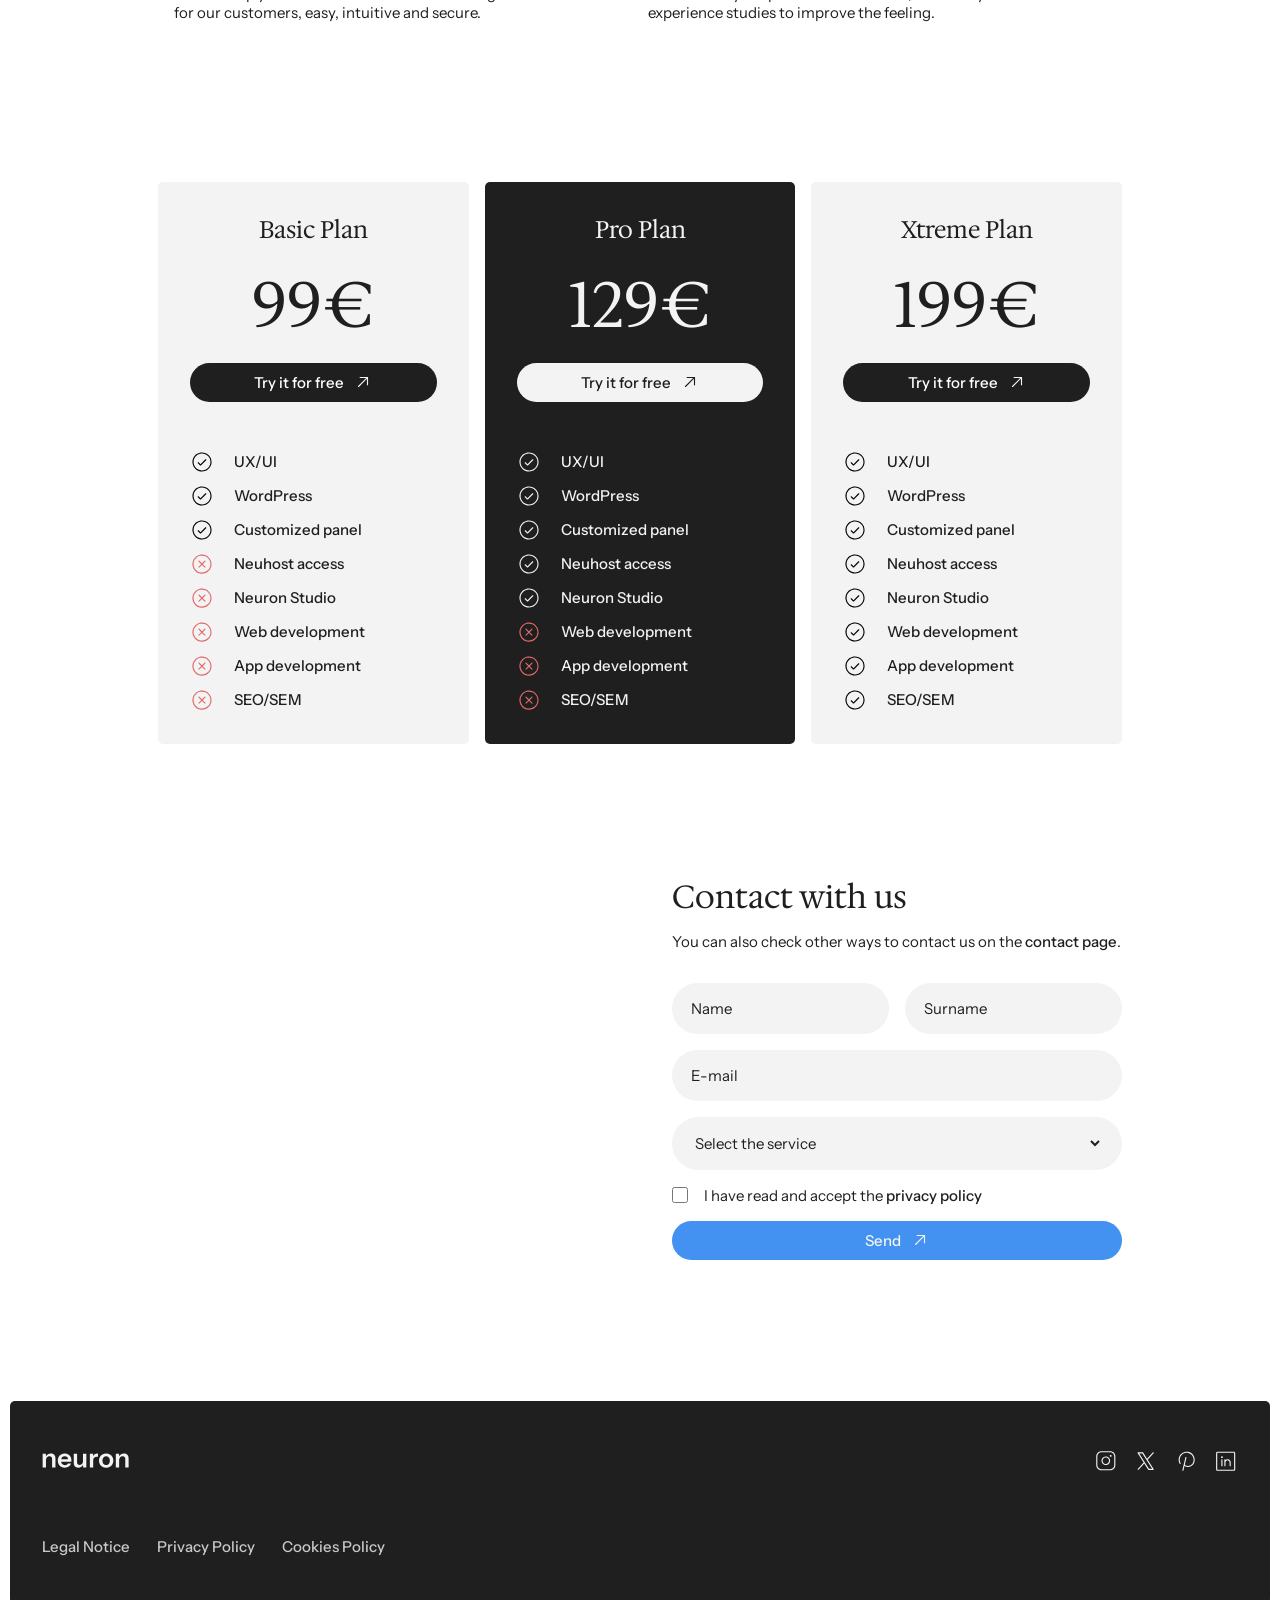
<file: services.html>
<!doctype html>
<html lang="en">
  <head>
    <meta charset="UTF-8" />
    <meta name="viewport" content="width=device-width, initial-scale=1.0" />
    <title>Services</title>
    <link rel="icon" type="image/svg+xml" href="/src/images/logo/favicon.svg" />
    <link rel="stylesheet" href="./src/css/reset.css" />
    <link rel="stylesheet" href="./src/css/index.css" />
    <link rel="stylesheet" href="./src/css/services.css" />
  </head>
  <body>
    <!-- Header -->
    <header class="header">
      <div class="header__inner">
        <a href="index.html" class="logo" aria-label="neuron">
          <img src="src/images/logo/logo-black.svg" alt="logo" />
        </a>
        <nav class="nav" aria-label="Main">
          <a href="index.html">Home</a>
          <a href="services.html" class="active">Services</a>
          <a href="about.html">About us</a>
          <a href="news.html">News</a>
          <a href="#price">Price</a>
          <a href="contact.html">Contact</a>
        </nav>
        <button class="burger" aria-label="Open menu" aria-expanded="false">
          <span class="burger__line"></span>
          <span class="burger__line"></span>
          <span class="burger__line"></span>
        </button>
      </div>
    </header>

    <!-- Mobile nav -->
    <div class="nav-overlay" aria-hidden="true">
      <button class="nav-overlay__close" aria-label="Close menu"></button>
      <nav class="nav-overlay__nav" aria-label="Main">
        <a href="index.html">Home</a>
        <a href="services.html" class="active">Services</a>
        <a href="about.html">About us</a>
        <a href="news.html">News</a>
        <a href="#price">Price</a>
        <a href="contact.html">Contact</a>
      </nav>
    </div>

    <main>
      <!-- Banner -->
      <section class="banner banner--interior" aria-label="Services">
        <div class="banner__inner">
          <img
            class="banner__bg"
            src="src/images/img/Services-banner.webp"
            alt=""
            aria-hidden="true"
          />
          <div class="banner__overlay" aria-hidden="true"></div>
          <div class="banner__content">
            <h1 class="banner__title">Services</h1>
          </div>
        </div>
      </section>

      <!-- Services grid -->
      <section class="section" aria-labelledby="services-title">
        <div class="services-wrap">
          <div class="services__header">
            <h2 id="services-title">What can we do.</h2>
          </div>
          <div class="services-grid--wrap">
            <div class="service-card">
              <div class="service-card__image">
                <img
                  src="src/images/img/Services-1.webp"
                  alt="Web development"
                />
              </div>
              <h4>Web development</h4>
              <p>
                We convert your business into a fully functional and editable
                website, with what your business requires, fast and easy to use.
              </p>
            </div>
            <div class="service-card">
              <div class="service-card__image">
                <img
                  src="src/images/img/Services-2.webp"
                  alt="App development"
                />
              </div>
              <h4>App development</h4>
              <p>
                Your audience will always be on their cell phones. Why
                complicate things for them? Make it easy for them with a modern
                app.
              </p>
            </div>
            <div class="service-card">
              <div class="service-card__image">
                <img src="src/images/img/Services-3.webp" alt="Neuhost" />
              </div>
              <h4>Neuhost</h4>
              <p>
                Access to our own hosting hosted on Google servers with full
                control of your website.
              </p>
            </div>
            <div class="service-card">
              <div class="service-card__image">
                <img src="src/images/img/Services-4.webp" alt="Neuron Studio" />
              </div>
              <h4>Neuron Studio</h4>
              <p>
                Your own administration panel managed by Neuron's technical team
                that will take your business to the next level.
              </p>
            </div>
            <div class="service-card">
              <div class="service-card__image">
                <img src="src/images/img/Services-5.webp" alt="WordPress" />
              </div>
              <h4>WordPress</h4>
              <p>
                We develop your website with WordPress for greater convenience
                for our customers, easy, intuitive and secure.
              </p>
            </div>
            <div class="service-card">
              <div class="service-card__image">
                <img src="src/images/img/Services-6.webp" alt="UX/UI" />
              </div>
              <h4>UX/UI</h4>
              <p>
                Our focus is your potential customers, that's why we do user
                experience studies to improve the feeling.
              </p>
            </div>
          </div>
        </div>
      </section>

      <!-- Pricing -->
      <section id="price" class="section" aria-label="Pricing">
        <div class="pricing">
          <div class="price-card price-card--light">
            <div class="price-card__top">
              <p class="price-card__name">Basic Plan</p>
              <p class="price-card__price">99€</p>
              <a href="#" class="btn btn--dark btn--full"
                >Try it for free
                <img
                  src="src/images/svg/ArrowUpRightWhite.svg"
                  alt=""
                  aria-hidden="true"
              /></a>
            </div>
            <ul class="price-card__features">
              <li class="price-feature">
                <span class="price-feature__icon"
                  ><img src="src/images/svg/CheckCircle.svg" alt="✓" /></span
                ><span>UX/UI</span>
              </li>
              <li class="price-feature">
                <span class="price-feature__icon"
                  ><img src="src/images/svg/CheckCircle.svg" alt="✓" /></span
                ><span>WordPress</span>
              </li>
              <li class="price-feature">
                <span class="price-feature__icon"
                  ><img src="src/images/svg/CheckCircle.svg" alt="✓" /></span
                ><span>Customized panel</span>
              </li>
              <li class="price-feature">
                <span class="price-feature__icon"
                  ><img src="src/images/svg/xCircle.svg" alt="✗" /></span
                ><span>Neuhost access</span>
              </li>
              <li class="price-feature">
                <span class="price-feature__icon"
                  ><img src="src/images/svg/xCircle.svg" alt="✗" /></span
                ><span>Neuron Studio</span>
              </li>
              <li class="price-feature">
                <span class="price-feature__icon"
                  ><img src="src/images/svg/xCircle.svg" alt="✗" /></span
                ><span>Web development</span>
              </li>
              <li class="price-feature">
                <span class="price-feature__icon"
                  ><img src="src/images/svg/xCircle.svg" alt="✗" /></span
                ><span>App development</span>
              </li>
              <li class="price-feature">
                <span class="price-feature__icon"
                  ><img src="src/images/svg/xCircle.svg" alt="✗" /></span
                ><span>SEO/SEM</span>
              </li>
            </ul>
          </div>

          <div class="price-card price-card--dark">
            <div class="price-card__top">
              <p class="price-card__name">Pro Plan</p>
              <p class="price-card__price">129€</p>
              <a href="#" class="btn btn--light btn--full"
                >Try it for free
                <img
                  src="src/images/svg/ArrowUpRight.svg"
                  alt=""
                  aria-hidden="true"
              /></a>
            </div>
            <ul class="price-card__features">
              <li class="price-feature">
                <span class="price-feature__icon"
                  ><img src="src/images/svg/CheckWhite.svg" alt="✓" /></span
                ><span>UX/UI</span>
              </li>
              <li class="price-feature">
                <span class="price-feature__icon"
                  ><img src="src/images/svg/CheckWhite.svg" alt="✓" /></span
                ><span>WordPress</span>
              </li>
              <li class="price-feature">
                <span class="price-feature__icon"
                  ><img src="src/images/svg/CheckWhite.svg" alt="✓" /></span
                ><span>Customized panel</span>
              </li>
              <li class="price-feature">
                <span class="price-feature__icon"
                  ><img src="src/images/svg/CheckWhite.svg" alt="✓" /></span
                ><span>Neuhost access</span>
              </li>
              <li class="price-feature">
                <span class="price-feature__icon"
                  ><img src="src/images/svg/CheckWhite.svg" alt="✓" /></span
                ><span>Neuron Studio</span>
              </li>
              <li class="price-feature">
                <span class="price-feature__icon"
                  ><img src="src/images/svg/xCircle.svg" alt="✗" /></span
                ><span>Web development</span>
              </li>
              <li class="price-feature">
                <span class="price-feature__icon"
                  ><img src="src/images/svg/xCircle.svg" alt="✗" /></span
                ><span>App development</span>
              </li>
              <li class="price-feature">
                <span class="price-feature__icon"
                  ><img src="src/images/svg/xCircle.svg" alt="✗" /></span
                ><span>SEO/SEM</span>
              </li>
            </ul>
          </div>

          <div class="price-card price-card--light">
            <div class="price-card__top">
              <p class="price-card__name">Xtreme Plan</p>
              <p class="price-card__price">199€</p>
              <a href="#" class="btn btn--dark btn--full"
                >Try it for free
                <img
                  src="src/images/svg/ArrowUpRightWhite.svg"
                  alt=""
                  aria-hidden="true"
              /></a>
            </div>
            <ul class="price-card__features">
              <li class="price-feature">
                <span class="price-feature__icon"
                  ><img src="src/images/svg/CheckCircle.svg" alt="✓" /></span
                ><span>UX/UI</span>
              </li>
              <li class="price-feature">
                <span class="price-feature__icon"
                  ><img src="src/images/svg/CheckCircle.svg" alt="✓" /></span
                ><span>WordPress</span>
              </li>
              <li class="price-feature">
                <span class="price-feature__icon"
                  ><img src="src/images/svg/CheckCircle.svg" alt="✓" /></span
                ><span>Customized panel</span>
              </li>
              <li class="price-feature">
                <span class="price-feature__icon"
                  ><img src="src/images/svg/CheckCircle.svg" alt="✓" /></span
                ><span>Neuhost access</span>
              </li>
              <li class="price-feature">
                <span class="price-feature__icon"
                  ><img src="src/images/svg/CheckCircle.svg" alt="✓" /></span
                ><span>Neuron Studio</span>
              </li>
              <li class="price-feature">
                <span class="price-feature__icon"
                  ><img src="src/images/svg/CheckCircle.svg" alt="✓" /></span
                ><span>Web development</span>
              </li>
              <li class="price-feature">
                <span class="price-feature__icon"
                  ><img src="src/images/svg/CheckCircle.svg" alt="✓" /></span
                ><span>App development</span>
              </li>
              <li class="price-feature">
                <span class="price-feature__icon"
                  ><img src="src/images/svg/CheckCircle.svg" alt="✓" /></span
                ><span>SEO/SEM</span>
              </li>
            </ul>
          </div>
        </div>
      </section>

      <!-- Map + Contact Form -->
      <section class="section section--no-pt" aria-labelledby="contact-title">
        <div class="split">
          <div class="contact__image contact__image--map">
            <script
              type="text/javascript"
              charset="utf-8"
              async
              src="https://api-maps.yandex.ru/services/constructor/1.0/js/?um=constructor%3A0d239939f176da66e82613f1fe516ea8ba90147407e3e7f37f4f988796c2b055&amp;width=100%25&amp;height=400&amp;lang=ru_RU&amp;scroll=true"
            ></script>
          </div>
          <div class="contact__form-wrap">
            <div class="contact__form-title">
              <h2 id="contact-title">Contact with us</h2>
              <p>
                You can also check other ways to contact us on the
                <a href="#">contact page</a>.
              </p>
            </div>
            <form class="form-fields" action="#" method="post" novalidate>
              <div class="form-row">
                <input
                  class="field"
                  type="text"
                  name="name"
                  placeholder="Name"
                />
                <input
                  class="field"
                  type="text"
                  name="surname"
                  placeholder="Surname"
                />
              </div>
              <input
                class="field"
                type="email"
                name="email"
                placeholder="E-mail"
              />
              <div class="field-select-wrapper">
                <select class="field-select" name="select">
                  <option value="value1" selected disabled>
                    Select the service
                  </option>
                  <option value="value1">Web development</option>
                  <option value="value2">App development</option>
                  <option value="value3">Neuhost</option>
                  <option value="value4">Neuron Studio</option>
                  <option value="value5">WordPress</option>
                  <option value="value6">UX/UI</option>
                </select>
              </div>
              <div class="checkbox-row">
                <input type="checkbox" id="privacy" name="privacy" />
                <label for="privacy"
                  >I have read and accept the
                  <a href="privacy-policy.html">privacy policy</a></label
                >
              </div>
              <button type="submit" class="btn btn--primary btn--full">
                Send
                <img
                  src="src/images/svg/ArrowUpRightWhite.svg"
                  alt=""
                  aria-hidden="true"
                />
              </button>
            </form>
          </div>
        </div>
      </section>
    </main>

    <!-- Footer -->
    <footer class="footer">
      <div class="footer__inner">
        <div class="footer__top">
          <a href="index.html" class="logo" aria-label="neuron">
            <img src="src/images/logo/logo-light.svg" alt="logo" />
          </a>
          <nav class="footer__socials" aria-label="Social media">
            <a href="#" aria-label="Social 1"
              ><img src="src/images/svg/InstagramLogo.svg" alt=""
            /></a>
            <a href="#" aria-label="Social 2"
              ><img src="src/images/svg/XLogo.svg" alt=""
            /></a>
            <a href="#" aria-label="Social 3"
              ><img src="src/images/svg/PinterestLogo.svg" alt=""
            /></a>
            <a href="#" aria-label="Social 4"
              ><img src="src/images/svg/LinkedinLogo.svg" alt=""
            /></a>
          </nav>
        </div>
        <nav class="footer__links" aria-label="Legal">
          <a href="legal-notice.html">Legal Notice</a>
          <a href="privacy-policy.html">Privacy Policy</a>
          <a href="cookies-policy.html">Cookies Policy</a>
        </nav>
      </div>
    </footer>
    <script src="src/js/index.js"></script>
  </body>
</html>
</file>
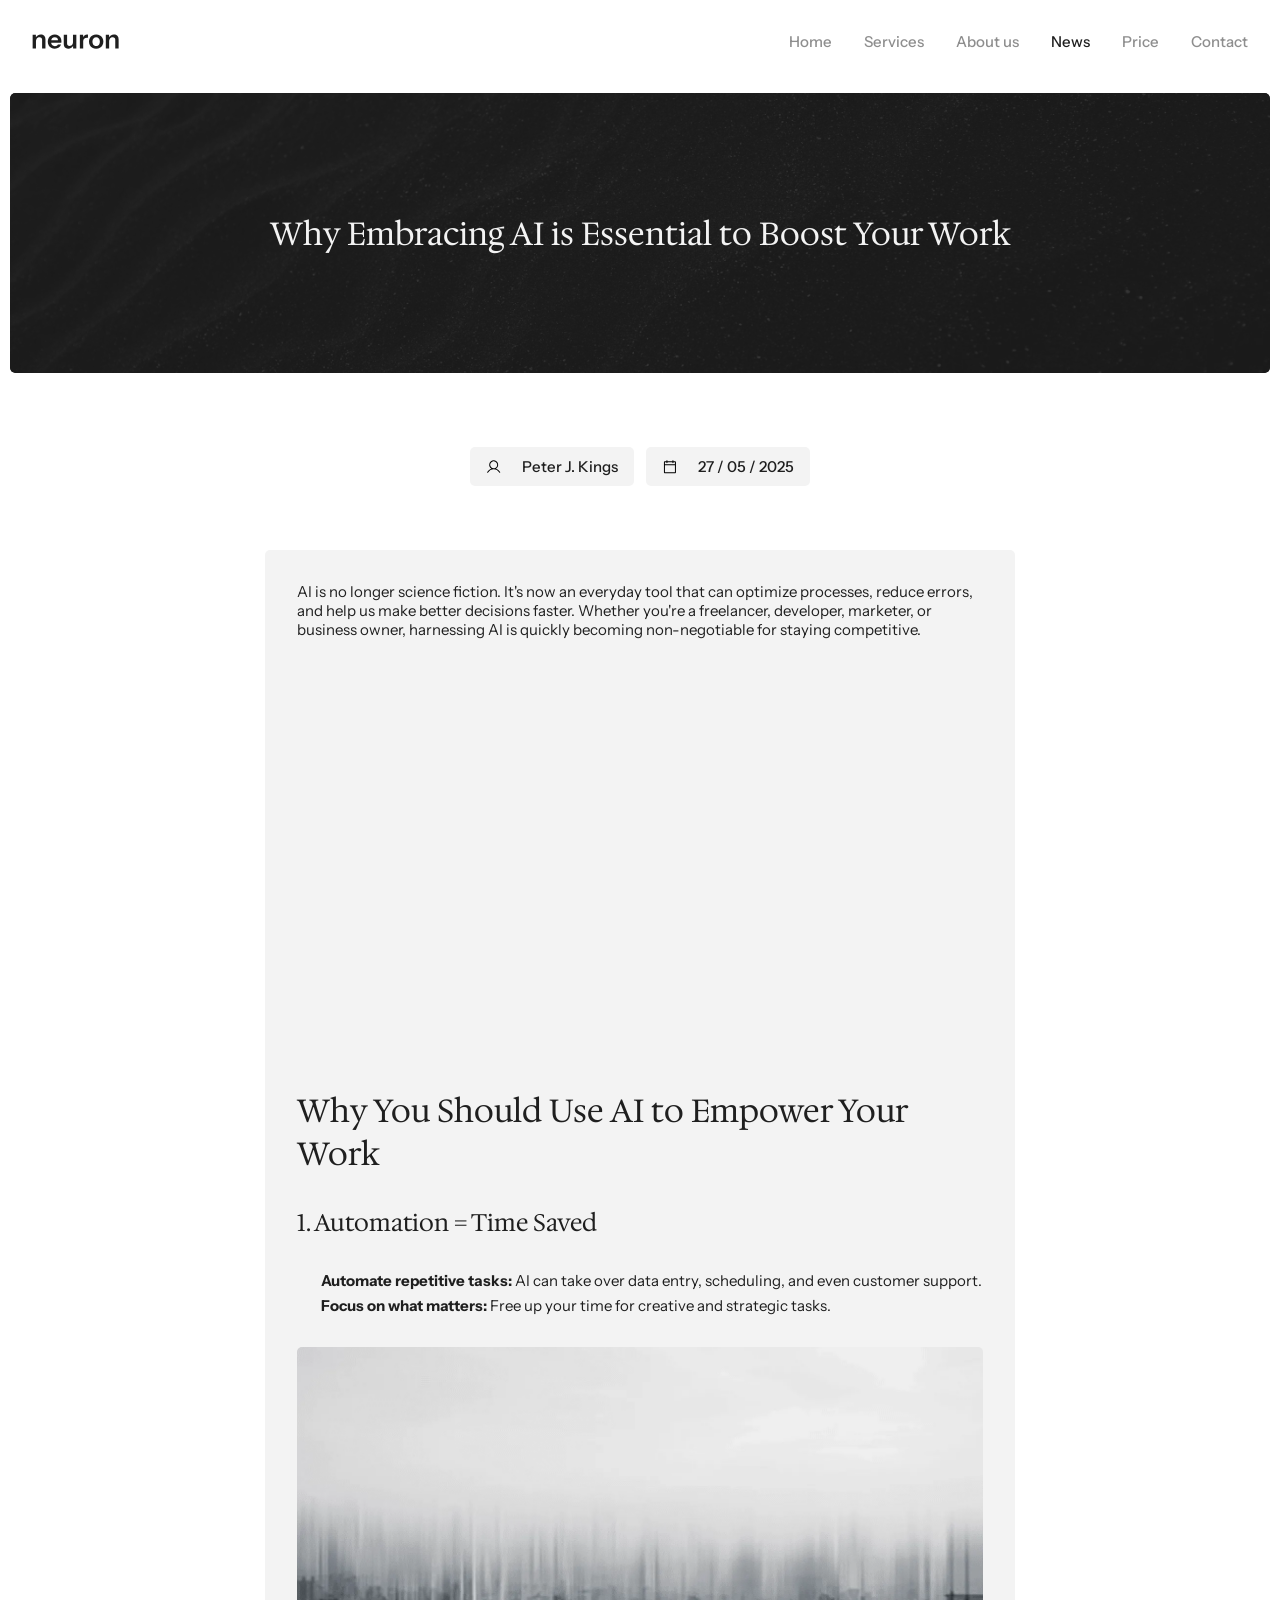
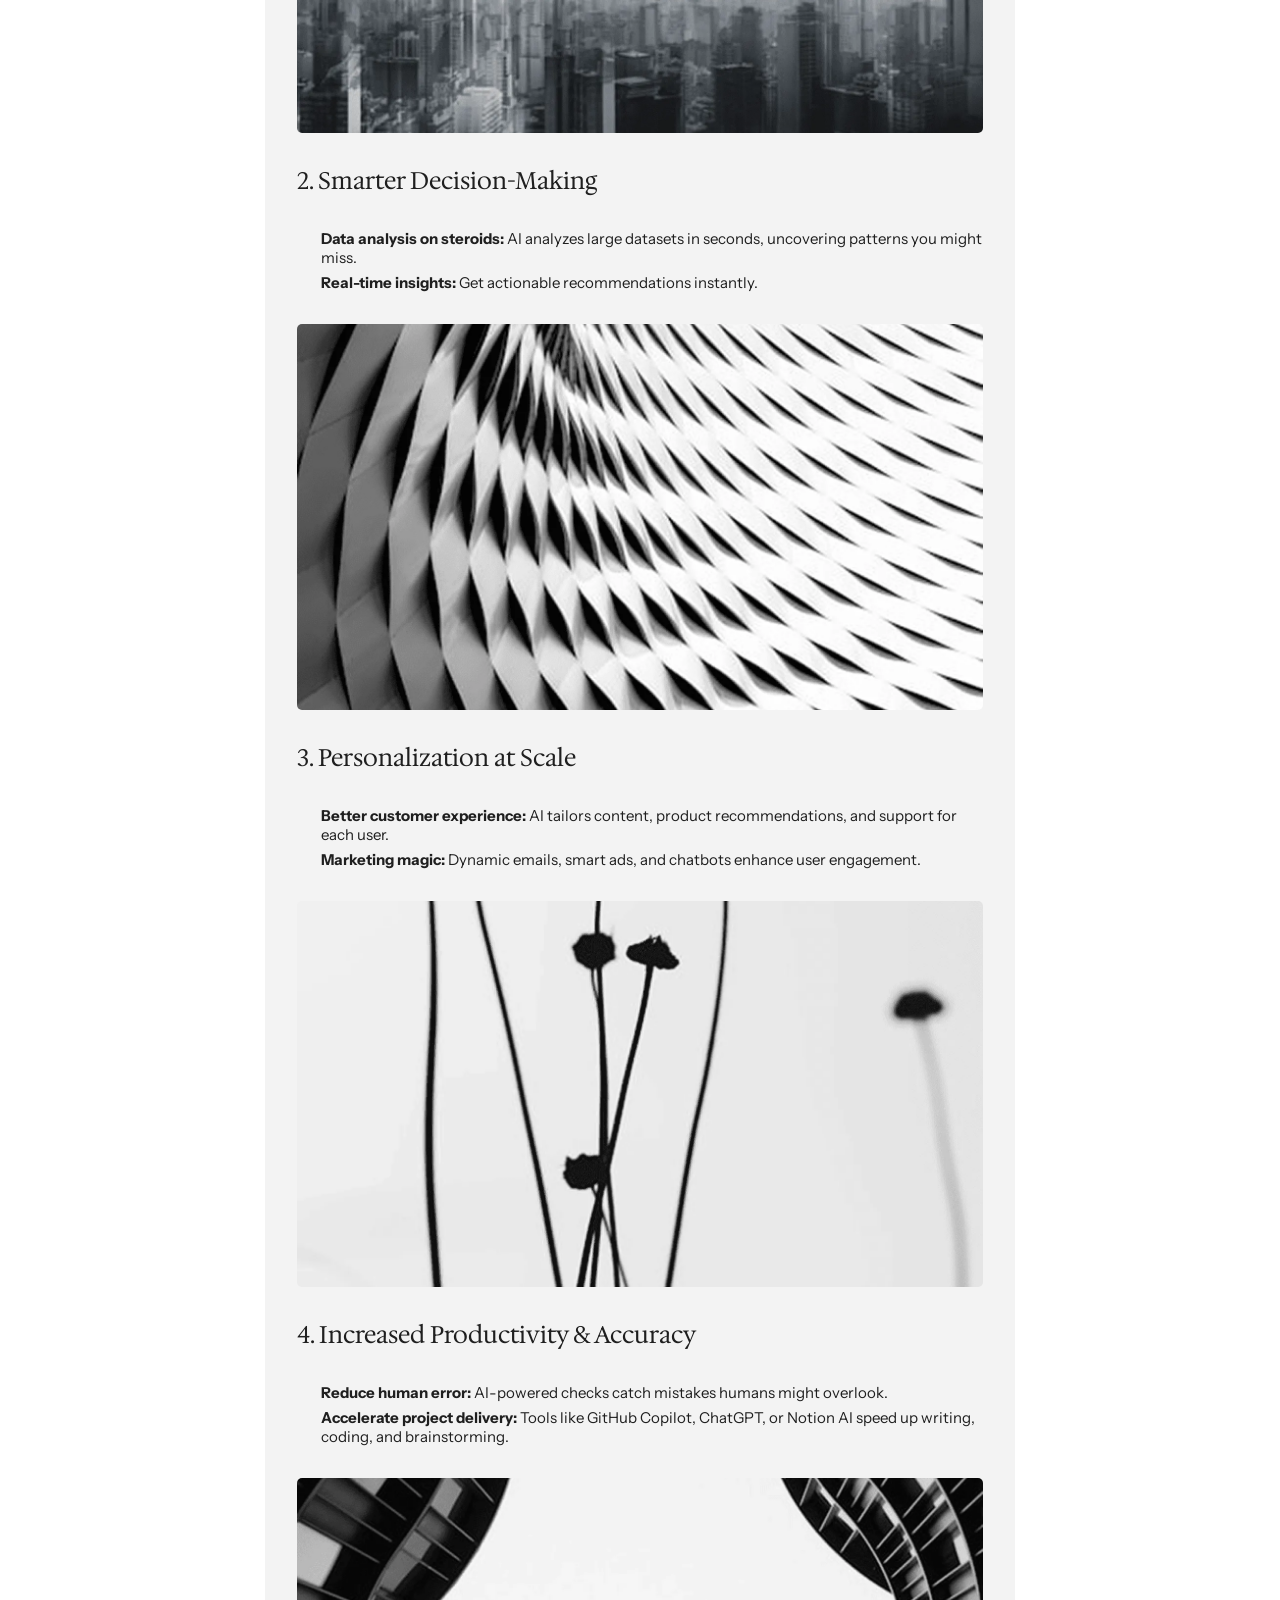
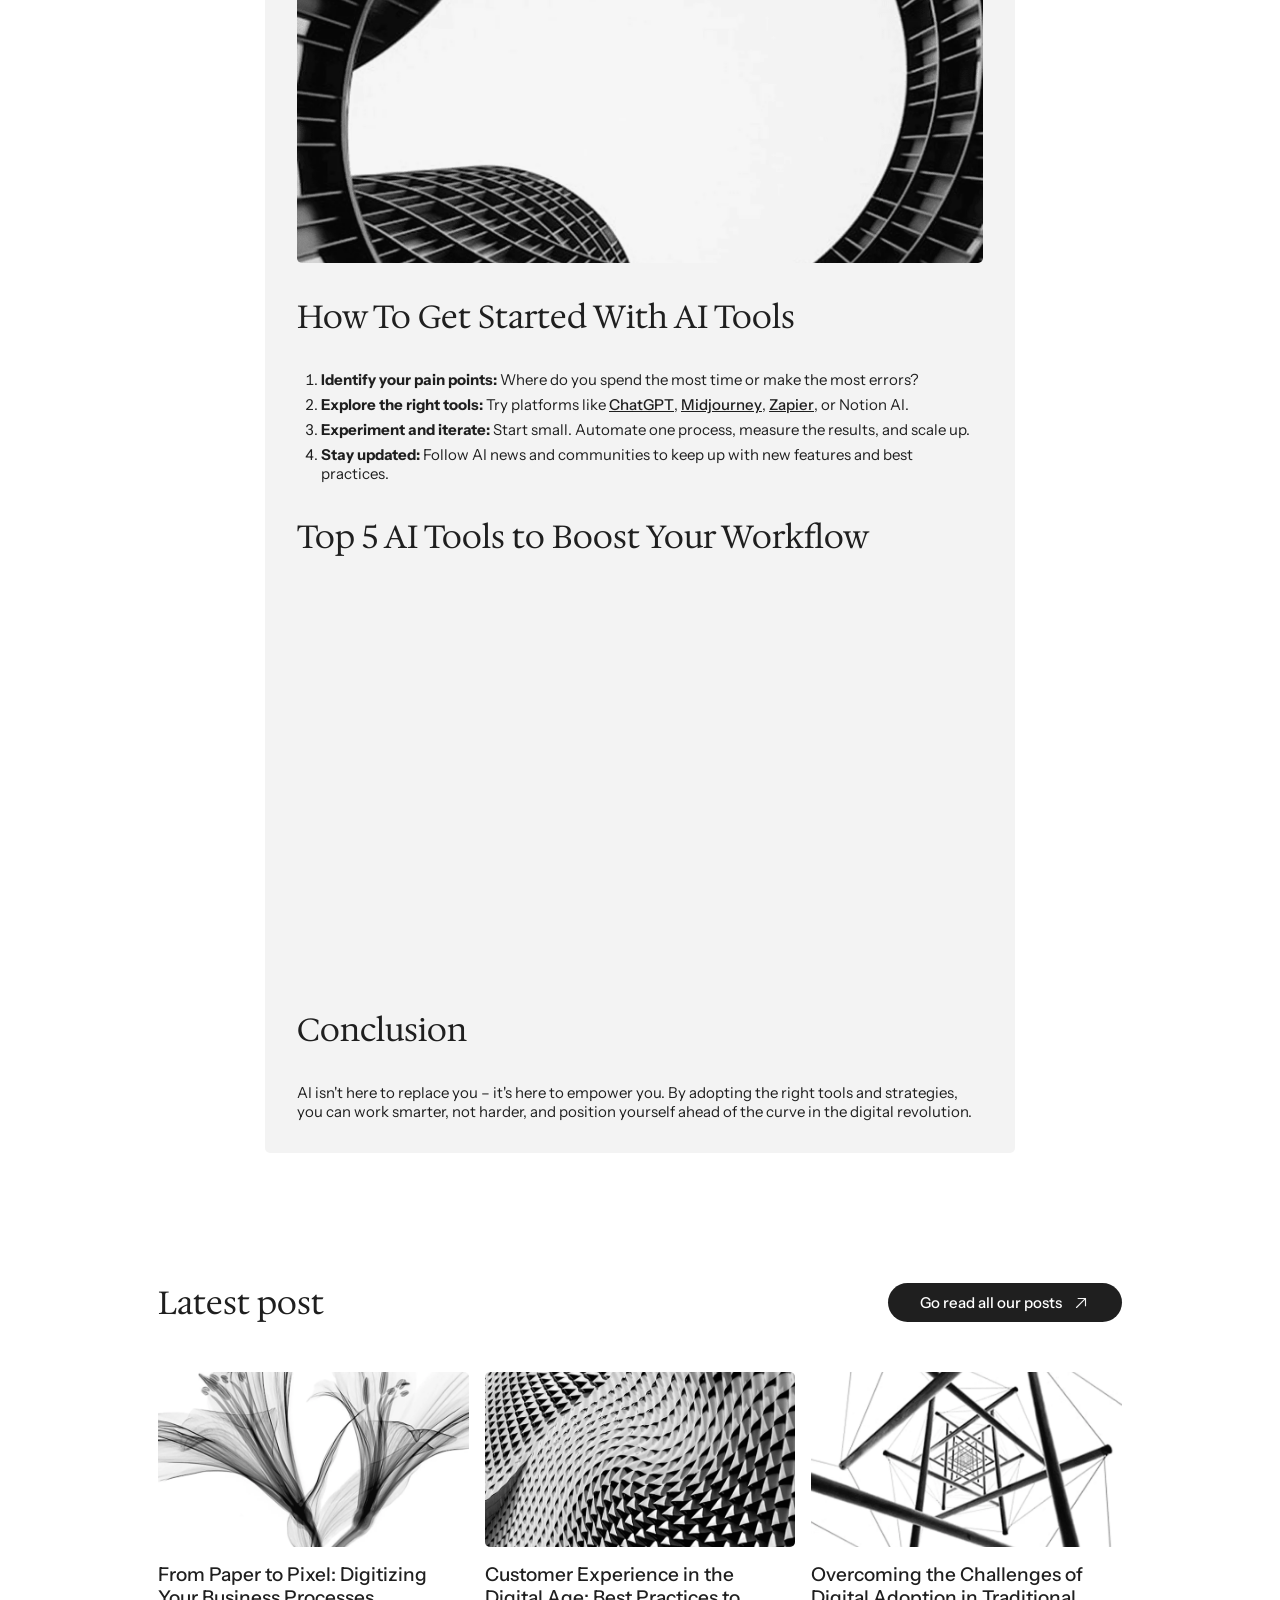
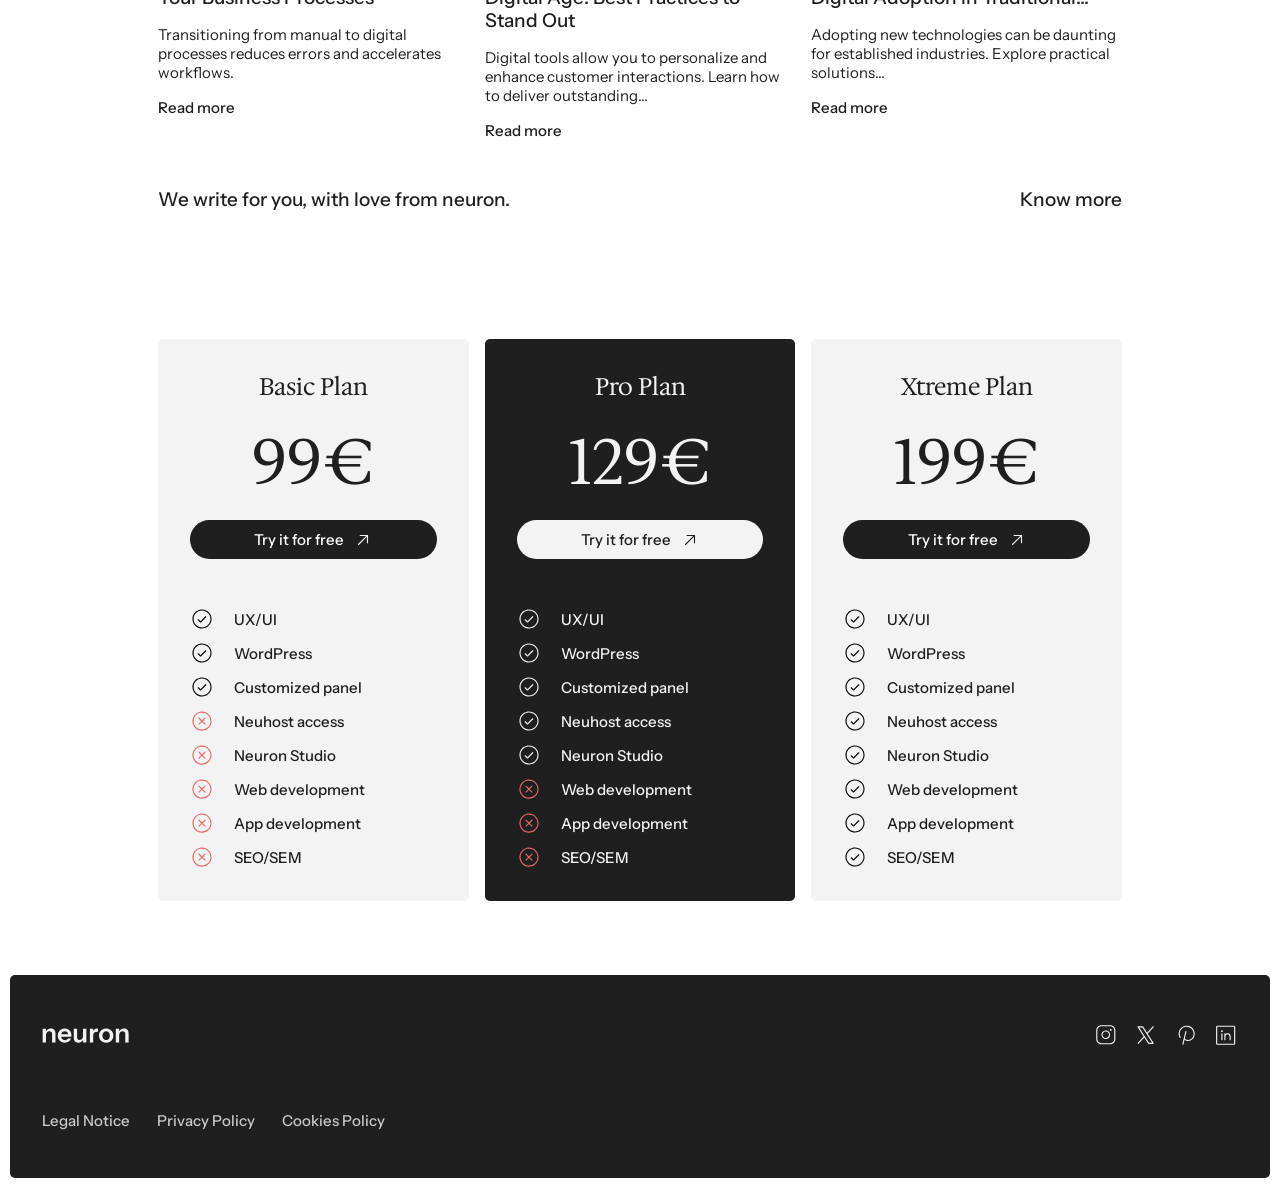
<file: single-post.html>
<!doctype html>
<html lang="en">
  <head>
    <meta charset="UTF-8" />
    <meta name="viewport" content="width=device-width, initial-scale=1.0" />
    <title>Why Embracing AI is Essential to Boost Your Work</title>
    <link rel="icon" type="image/svg+xml" href="/src/images/logo/favicon.svg" />
    <link rel="stylesheet" href="./src/css/reset.css" />
    <link rel="stylesheet" href="./src/css/index.css" />
    <link rel="stylesheet" href="./src/css/single-post.css" />
  </head>
  <body>
    <!-- Header -->
    <header class="header">
      <div class="header__inner">
        <a href="index.html" class="logo" aria-label="neuron">
          <img src="src/images/logo/logo-black.svg" alt="logo" />
        </a>
        <nav class="nav" aria-label="Main">
          <a href="index.html">Home</a>
          <a href="services.html">Services</a>
          <a href="about.html">About us</a>
          <a href="news.html" class="active">News</a>
          <a href="#price">Price</a>
          <a href="contact.html">Contact</a>
        </nav>
        <button class="burger" aria-label="Open menu" aria-expanded="false">
          <span class="burger__line"></span>
          <span class="burger__line"></span>
          <span class="burger__line"></span>
        </button>
      </div>
    </header>

    <!-- Mobile nav -->
    <div class="nav-overlay" aria-hidden="true">
      <button class="nav-overlay__close" aria-label="Close menu"></button>
      <nav class="nav-overlay__nav" aria-label="Main">
        <a href="index.html">Home</a>
        <a href="services.html">Services</a>
        <a href="about.html">About us</a>
        <a href="news.html" class="active">News</a>
        <a href="#price">Price</a>
        <a href="contact.html">Contact</a>
      </nav>
    </div>

    <main>
      <!-- Banner -->
      <section class="banner banner--interior" aria-label="Post">
        <div class="banner__inner">
          <img
            class="banner__bg"
            src="src/images/img/Home-banner.webp"
            alt=""
            aria-hidden="true"
          />
          <div class="banner__overlay" aria-hidden="true"></div>
          <div class="banner__content">
            <h1 class="banner__title">
              Why Embracing AI is Essential to Boost Your Work
            </h1>
          </div>
        </div>
      </section>

      <!-- Post info -->
      <section class="section" aria-label="Post info">
        <div class="post-info">
          <div class="post-info-badge">
            <img src="src/images/svg/User.svg" alt="" aria-hidden="true" />
            <span>Peter J. Kings</span>
          </div>
          <div class="post-info-badge">
            <img
              src="src/images/svg/CalendarBlank.svg"
              alt=""
              aria-hidden="true"
            />
            <span>27 / 05 / 2025</span>
          </div>
        </div>
      </section>

      <!-- Post content -->
      <section class="section section--no-pt" aria-label="Post content">
        <article class="post-content">
          <p>
            AI is no longer science fiction. It's now an everyday tool that can
            optimize processes, reduce errors, and help us make better decisions
            faster. Whether you're a freelancer, developer, marketer, or
            business owner, harnessing AI is quickly becoming non-negotiable for
            staying competitive.
          </p>

          <iframe
            class="post-video"
            src="https://www.youtube.com/embed/fvAV1aF2r78"
            title="What is AI and How Can It Transform Your Work?"
            allowfullscreen
          ></iframe>

          <h2>Why You Should Use AI to Empower Your Work</h2>

          <h3>1. Automation = Time Saved</h3>
          <ul>
            <li>
              <strong>Automate repetitive tasks:</strong> AI can take over data
              entry, scheduling, and even customer support.
            </li>
            <li>
              <strong>Focus on what matters:</strong> Free up your time for
              creative and strategic tasks.
            </li>
          </ul>

          <div class="post-image">
            <img src="src/images/img/News-2.webp" alt="Automation" />
          </div>

          <h3>2. Smarter Decision-Making</h3>
          <ul>
            <li>
              <strong>Data analysis on steroids:</strong> AI analyzes large
              datasets in seconds, uncovering patterns you might miss.
            </li>
            <li>
              <strong>Real-time insights:</strong> Get actionable
              recommendations instantly.
            </li>
          </ul>

          <div class="post-image">
            <img src="src/images/img/News-3.webp" alt="Decision making" />
          </div>

          <h3>3. Personalization at Scale</h3>
          <ul>
            <li>
              <strong>Better customer experience:</strong> AI tailors content,
              product recommendations, and support for each user.
            </li>
            <li>
              <strong>Marketing magic:</strong> Dynamic emails, smart ads, and
              chatbots enhance user engagement.
            </li>
          </ul>

          <div class="post-image">
            <img src="src/images/img/News-4.webp" alt="Personalization" />
          </div>

          <h3>4. Increased Productivity &amp; Accuracy</h3>
          <ul>
            <li>
              <strong>Reduce human error:</strong> AI-powered checks catch
              mistakes humans might overlook.
            </li>
            <li>
              <strong>Accelerate project delivery:</strong> Tools like GitHub
              Copilot, ChatGPT, or Notion AI speed up writing, coding, and
              brainstorming.
            </li>
          </ul>

          <div class="post-image">
            <img src="src/images/img/News-5.webp" alt="Productivity" />
          </div>

          <h2>How To Get Started With AI Tools</h2>
          <ol>
            <li>
              <strong>Identify your pain points:</strong> Where do you spend the
              most time or make the most errors?
            </li>
            <li>
              <strong>Explore the right tools:</strong> Try platforms like
              <a href="https://chat.openai.com" target="_blank">ChatGPT</a>,
              <a href="https://www.midjourney.com" target="_blank">Midjourney</a
              >, <a href="https://zapier.com" target="_blank">Zapier</a>, or
              Notion AI.
            </li>
            <li>
              <strong>Experiment and iterate:</strong> Start small. Automate one
              process, measure the results, and scale up.
            </li>
            <li>
              <strong>Stay updated:</strong> Follow AI news and communities to
              keep up with new features and best practices.
            </li>
          </ol>

          <h2>Top 5 AI Tools to Boost Your Workflow</h2>

          <iframe
            class="post-video"
            src="https://www.youtube.com/embed/3jNTVObkvhY"
            title="Top 5 AI Tools to Boost Your Workflow"
            allowfullscreen
          ></iframe>

          <h2>Conclusion</h2>
          <p>
            AI isn't here to replace you – it's here to empower you. By adopting
            the right tools and strategies, you can work smarter, not harder,
            and position yourself ahead of the curve in the digital revolution.
          </p>
        </article>
      </section>

      <!-- Latest posts -->
      <section class="section" aria-labelledby="posts-title">
        <div class="posts-latest">
          <div class="posts__header">
            <h2 id="posts-title">Latest post</h2>
            <a href="news.html" class="btn btn--dark">
              Go read all our posts
              <img
                src="src/images/svg/ArrowUpRightWhite.svg"
                alt=""
                aria-hidden="true"
              />
            </a>
          </div>
          <div class="posts__grid">
            <article class="post-card">
              <div class="post-card__image">
                <img
                  src="src/images/img/News-7.webp"
                  alt="From Paper to Pixel"
                />
              </div>
              <h4>From Paper to Pixel: Digitizing Your Business Processes</h4>
              <p>
                Transitioning from manual to digital processes reduces errors
                and accelerates workflows.
              </p>
              <a href="#">Read more</a>
            </article>
            <article class="post-card">
              <div class="post-card__image">
                <img
                  src="src/images/img/News-8.webp"
                  alt="Customer Experience"
                />
              </div>
              <h4>
                Customer Experience in the Digital Age: Best Practices to Stand
                Out
              </h4>
              <p>
                Digital tools allow you to personalize and enhance customer
                interactions. Learn how to deliver outstanding...
              </p>
              <a href="#">Read more</a>
            </article>
            <article class="post-card">
              <div class="post-card__image">
                <img src="src/images/img/News-9.webp" alt="Digital Adoption" />
              </div>
              <h4>
                Overcoming the Challenges of Digital Adoption in Traditional...
              </h4>
              <p>
                Adopting new technologies can be daunting for established
                industries. Explore practical solutions...
              </p>
              <a href="#">Read more</a>
            </article>
          </div>
          <div class="posts__tagline-row">
            <p>We write for you, with love from neuron.</p>
            <a href="news.html">Know more</a>
          </div>
        </div>
      </section>

      <!-- Pricing -->
      <section id="price" class="section" aria-label="Pricing">
        <div class="pricing">
          <div class="price-card price-card--light">
            <div class="price-card__top">
              <p class="price-card__name">Basic Plan</p>
              <p class="price-card__price">99€</p>
              <a href="#" class="btn btn--dark btn--full"
                >Try it for free
                <img
                  src="src/images/svg/ArrowUpRightWhite.svg"
                  alt=""
                  aria-hidden="true"
              /></a>
            </div>
            <ul class="price-card__features">
              <li class="price-feature">
                <span class="price-feature__icon"
                  ><img src="src/images/svg/CheckCircle.svg" alt="✓" /></span
                ><span>UX/UI</span>
              </li>
              <li class="price-feature">
                <span class="price-feature__icon"
                  ><img src="src/images/svg/CheckCircle.svg" alt="✓" /></span
                ><span>WordPress</span>
              </li>
              <li class="price-feature">
                <span class="price-feature__icon"
                  ><img src="src/images/svg/CheckCircle.svg" alt="✓" /></span
                ><span>Customized panel</span>
              </li>
              <li class="price-feature">
                <span class="price-feature__icon"
                  ><img src="src/images/svg/xCircle.svg" alt="✗" /></span
                ><span>Neuhost access</span>
              </li>
              <li class="price-feature">
                <span class="price-feature__icon"
                  ><img src="src/images/svg/xCircle.svg" alt="✗" /></span
                ><span>Neuron Studio</span>
              </li>
              <li class="price-feature">
                <span class="price-feature__icon"
                  ><img src="src/images/svg/xCircle.svg" alt="✗" /></span
                ><span>Web development</span>
              </li>
              <li class="price-feature">
                <span class="price-feature__icon"
                  ><img src="src/images/svg/xCircle.svg" alt="✗" /></span
                ><span>App development</span>
              </li>
              <li class="price-feature">
                <span class="price-feature__icon"
                  ><img src="src/images/svg/xCircle.svg" alt="✗" /></span
                ><span>SEO/SEM</span>
              </li>
            </ul>
          </div>

          <div class="price-card price-card--dark">
            <div class="price-card__top">
              <p class="price-card__name">Pro Plan</p>
              <p class="price-card__price">129€</p>
              <a href="#" class="btn btn--light btn--full"
                >Try it for free
                <img
                  src="src/images/svg/ArrowUpRight.svg"
                  alt=""
                  aria-hidden="true"
              /></a>
            </div>
            <ul class="price-card__features">
              <li class="price-feature">
                <span class="price-feature__icon"
                  ><img src="src/images/svg/CheckWhite.svg" alt="✓" /></span
                ><span>UX/UI</span>
              </li>
              <li class="price-feature">
                <span class="price-feature__icon"
                  ><img src="src/images/svg/CheckWhite.svg" alt="✓" /></span
                ><span>WordPress</span>
              </li>
              <li class="price-feature">
                <span class="price-feature__icon"
                  ><img src="src/images/svg/CheckWhite.svg" alt="✓" /></span
                ><span>Customized panel</span>
              </li>
              <li class="price-feature">
                <span class="price-feature__icon"
                  ><img src="src/images/svg/CheckWhite.svg" alt="✓" /></span
                ><span>Neuhost access</span>
              </li>
              <li class="price-feature">
                <span class="price-feature__icon"
                  ><img src="src/images/svg/CheckWhite.svg" alt="✓" /></span
                ><span>Neuron Studio</span>
              </li>
              <li class="price-feature">
                <span class="price-feature__icon"
                  ><img src="src/images/svg/xCircle.svg" alt="✗" /></span
                ><span>Web development</span>
              </li>
              <li class="price-feature">
                <span class="price-feature__icon"
                  ><img src="src/images/svg/xCircle.svg" alt="✗" /></span
                ><span>App development</span>
              </li>
              <li class="price-feature">
                <span class="price-feature__icon"
                  ><img src="src/images/svg/xCircle.svg" alt="✗" /></span
                ><span>SEO/SEM</span>
              </li>
            </ul>
          </div>

          <div class="price-card price-card--light">
            <div class="price-card__top">
              <p class="price-card__name">Xtreme Plan</p>
              <p class="price-card__price">199€</p>
              <a href="#" class="btn btn--dark btn--full"
                >Try it for free
                <img
                  src="src/images/svg/ArrowUpRightWhite.svg"
                  alt=""
                  aria-hidden="true"
              /></a>
            </div>
            <ul class="price-card__features">
              <li class="price-feature">
                <span class="price-feature__icon"
                  ><img src="src/images/svg/CheckCircle.svg" alt="✓" /></span
                ><span>UX/UI</span>
              </li>
              <li class="price-feature">
                <span class="price-feature__icon"
                  ><img src="src/images/svg/CheckCircle.svg" alt="✓" /></span
                ><span>WordPress</span>
              </li>
              <li class="price-feature">
                <span class="price-feature__icon"
                  ><img src="src/images/svg/CheckCircle.svg" alt="✓" /></span
                ><span>Customized panel</span>
              </li>
              <li class="price-feature">
                <span class="price-feature__icon"
                  ><img src="src/images/svg/CheckCircle.svg" alt="✓" /></span
                ><span>Neuhost access</span>
              </li>
              <li class="price-feature">
                <span class="price-feature__icon"
                  ><img src="src/images/svg/CheckCircle.svg" alt="✓" /></span
                ><span>Neuron Studio</span>
              </li>
              <li class="price-feature">
                <span class="price-feature__icon"
                  ><img src="src/images/svg/CheckCircle.svg" alt="✓" /></span
                ><span>Web development</span>
              </li>
              <li class="price-feature">
                <span class="price-feature__icon"
                  ><img src="src/images/svg/CheckCircle.svg" alt="✓" /></span
                ><span>App development</span>
              </li>
              <li class="price-feature">
                <span class="price-feature__icon"
                  ><img src="src/images/svg/CheckCircle.svg" alt="✓" /></span
                ><span>SEO/SEM</span>
              </li>
            </ul>
          </div>
        </div>
      </section>
    </main>

    <!-- Footer -->
    <footer class="footer">
      <div class="footer__inner">
        <div class="footer__top">
          <a href="index.html" class="logo" aria-label="neuron">
            <img src="src/images/logo/logo-light.svg" alt="logo" />
          </a>
          <nav class="footer__socials" aria-label="Social media">
            <a href="#" aria-label="Social 1"
              ><img src="src/images/svg/InstagramLogo.svg" alt=""
            /></a>
            <a href="#" aria-label="Social 2"
              ><img src="src/images/svg/XLogo.svg" alt=""
            /></a>
            <a href="#" aria-label="Social 3"
              ><img src="src/images/svg/PinterestLogo.svg" alt=""
            /></a>
            <a href="#" aria-label="Social 4"
              ><img src="src/images/svg/LinkedinLogo.svg" alt=""
            /></a>
          </nav>
        </div>
        <nav class="footer__links" aria-label="Legal">
          <a href="legal-notice.html">Legal Notice</a>
          <a href="privacy-policy.html">Privacy Policy</a>
          <a href="cookies-policy.html">Cookies Policy</a>
        </nav>
      </div>
    </footer>
    <script src="src/js/index.js"></script>
  </body>
</html>
</file>
<file: src/css/index.css>
@import url("https://fonts.googleapis.com/css2?family=Hedvig+Letters+Serif&family=Instrument+Sans:wght@400;500&display=swap");

/* Design tokens */
:root {
  --color-bg: #ffffff;
  --color-text: #1f1f1f;
  --color-light: #f3f3f3;
  --color-primary: #4391f0;
  --color-dark: #1f1f1f;

  --font-heading: "Hedvig Letters Serif", serif;
  --font-body: "Instrument Sans", sans-serif;

  --fs-h1: 64px;
  --fs-h2: 32px;
  --fs-h3: 24px;
  --fs-h4: 19px;
  --fs-body: 15px;

  --fw-regular: 400;
  --fw-medium: 500;

  --radius-card: 5px;
  --radius-pill: 100px;

  --container-max: 964px;
  --section-px: 16px;
  --section-py: 64px;
}

body.is-inverted {
  filter: invert(1);
}

/* Layout helpers */
.container {
  max-width: var(--container-max);
  width: 100%;
  margin: 0 auto;
  padding: 0 var(--section-px);
}

.section {
  padding: var(--section-py) var(--section-px);
  display: flex;
  flex-direction: column;
  align-items: center;
  background: #fff;
}
.section--no-pt {
  padding-top: 0;
}
.section--no-py {
  padding-top: 0;
  padding-bottom: 0;
}

/* Buttons */
.btn {
  display: inline-flex;
  align-items: center;
  gap: 10px;
  padding: 10px 32px;
  border-radius: var(--radius-pill);
  font-family: var(--font-body);
  font-size: var(--fs-body);
  font-weight: var(--fw-medium);
  cursor: pointer;
  border: none;
  white-space: nowrap;
  line-height: normal;
  width: fit-content;
}
.btn--dark {
  background: var(--color-dark);
  color: #fff;
}
.btn--light {
  background: var(--color-light);
  color: var(--color-text);
}
.btn--primary {
  background: var(--color-primary);
  color: var(--color-light);
}
.btn--full {
  width: 100%;
  justify-content: center;
}
.btn img {
  width: 18px;
  height: 18px;
  object-fit: contain;
}

/* Header */
.header {
  padding: 32px;
  display: flex;
  align-items: center;
  justify-content: center;
  width: 100%;
  background: #fff;
}
.header__inner {
  display: flex;
  align-items: center;
  justify-content: space-between;
  width: 100%;
}
.logo img {
  height: 15px;
  width: auto;
}
.nav {
  display: flex;
  gap: 32px;
  align-items: center;
  font-size: var(--fs-body);
  font-weight: var(--fw-medium);
}
.nav a {
  opacity: 0.5;
}
.nav a.active {
  opacity: 1;
}

/* Banner / Hero */
.banner {
  width: 100%;
  height: 800px;
  padding: 10px;
  display: flex;
  align-items: center;
  justify-content: center;
  background: #fff;
}
.banner__inner {
  position: relative;
  width: 100%;
  height: 100%;
  border-radius: var(--radius-card);
  overflow: hidden;
  display: flex;
  align-items: center;
  justify-content: center;
}
.banner__bg {
  position: absolute;
  inset: 0;
  object-fit: cover;
  width: 100%;
  height: 100%;
  border-radius: var(--radius-card);
}
.banner__overlay {
  position: absolute;
  inset: 0;
  background: rgba(31, 31, 31, 0.2);
  border-radius: var(--radius-card);
}
.banner__content {
  position: relative;
  max-width: var(--container-max);
  width: 100%;
  padding: 10px var(--section-px);
  display: flex;
  flex-direction: column;
  gap: 16px;
}
.banner__title {
  font-family: var(--font-heading);
  font-size: var(--fs-h1);
  font-weight: var(--fw-regular);
  color: var(--color-light);
  line-height: normal;
}
.banner__subtitle {
  font-size: var(--fs-h4);
  font-weight: var(--fw-medium);
  color: var(--color-light);
}

/* Interior page banner */
.banner--interior {
  height: 300px;
}
.banner--interior .banner__overlay {
  background: rgba(31, 31, 31, 0.8);
}
.banner--interior .banner__content {
  align-items: center;
}
.banner--interior .banner__title {
  font-size: var(--fs-h2);
  text-align: center;
}

/* Two-column layout */
.split {
  display: flex;
  gap: 64px;
  align-items: center;
  width: 100%;
  max-width: var(--container-max);
}
.split__image {
  flex: 1;
  min-width: 0;
  aspect-ratio: 450 / 519;
  border-radius: var(--radius-card);
  overflow: hidden;
}
.split__image img {
  width: 100%;
  height: 100%;
  object-fit: cover;
}
.split__text {
  flex: 1;
  min-width: 0;
  display: flex;
  flex-direction: column;
  gap: 32px;
}
.split__heading {
  display: flex;
  flex-direction: column;
  gap: 16px;
}
.split__heading h2 {
  font-family: var(--font-heading);
  font-size: var(--fs-h2);
  font-weight: var(--fw-regular);
}
.split__heading p {
  font-size: var(--fs-h4);
  font-weight: var(--fw-medium);
}
.split__body {
  font-size: var(--fs-body);
}

/* Service cards */
.services-wrap {
  display: flex;
  flex-direction: column;
  gap: 16px;
  width: 100%;
  max-width: var(--container-max);
  padding: 16px;
}
.services__header {
  display: flex;
  flex-direction: column;
  gap: 16px;
}
.services__header h2 {
  font-family: var(--font-heading);
  font-size: var(--fs-h2);
  font-weight: var(--fw-regular);
}
.services__header p {
  font-size: var(--fs-body);
}
.services__grid {
  display: flex;
  gap: 16px;
  padding: 16px 0;
  width: 100%;
}
.service-card {
  flex: 1;
  min-width: 0;
  display: flex;
  flex-direction: column;
  gap: 16px;
}
.service-card__image {
  aspect-ratio: 16 / 9;
  border-radius: var(--radius-card);
  overflow: hidden;
}
.service-card__image img {
  width: 100%;
  height: 100%;
  object-fit: cover;
}
.service-card h4 {
  font-size: var(--fs-h4);
  font-weight: var(--fw-medium);
}
.service-card p {
  font-size: var(--fs-body);
}

/* Post cards */
.post-card {
  flex: 1;
  min-width: 0;
  display: flex;
  flex-direction: column;
  gap: 16px;
}
.post-card__image {
  aspect-ratio: 16 / 9;
  border-radius: var(--radius-card);
  overflow: hidden;
}
.post-card__image img {
  width: 100%;
  height: 100%;
  object-fit: cover;
}
.post-card h4 {
  font-size: var(--fs-h4);
  font-weight: var(--fw-medium);
}
.post-card p {
  font-size: var(--fs-body);
}
.post-card a,
.post-card__link {
  font-size: var(--fs-body);
  font-weight: var(--fw-medium);
}

/* Pricing */
.pricing {
  display: flex;
  gap: 16px;
  align-items: center;
  width: 100%;
  max-width: var(--container-max);
}
.price-card {
  flex: 1;
  min-width: 0;
  border-radius: var(--radius-card);
  padding: 32px;
  display: flex;
  flex-direction: column;
  gap: 48px;
}
.price-card--light {
  background: var(--color-light);
  color: var(--color-text);
}
.price-card--dark {
  background: var(--color-dark);
  color: var(--color-light);
}
.price-card__top {
  display: flex;
  flex-direction: column;
  gap: 16px;
  align-items: center;
  width: 100%;
}
.price-card__name {
  font-family: var(--font-heading);
  font-size: var(--fs-h3);
  font-weight: var(--fw-regular);
  text-align: center;
  width: 100%;
}
.price-card__price {
  font-family: var(--font-heading);
  font-size: var(--fs-h1);
  font-weight: var(--fw-regular);
  text-align: center;
  width: 100%;
}
.price-card__features {
  display: flex;
  flex-direction: column;
  gap: 10px;
  width: 100%;
}
.price-feature {
  display: flex;
  gap: 20px;
  align-items: center;
}
.price-feature__icon {
  width: 24px;
  height: 24px;
  flex-shrink: 0;
  overflow: hidden;
}
.price-feature__icon img {
  width: 100%;
  height: 100%;
  object-fit: contain;
}
.price-feature span {
  font-size: var(--fs-body);
  font-weight: var(--fw-medium);
}

/* Map + Contact form */
.contact__image {
  flex: 1;
  min-width: 0;
  aspect-ratio: 450 / 519;
  border-radius: var(--radius-card);
  overflow: hidden;
}
.contact__image img {
  width: 100%;
  height: 100%;
  object-fit: cover;
}
.contact__image--map iframe {
  width: 100%;
  height: 100%;
  border: none;
  border-radius: var(--radius-card);
  display: block;
}
.contact__form-wrap {
  flex: 1;
  min-width: 0;
  display: flex;
  flex-direction: column;
  gap: 32px;
}
.contact__form-title {
  display: flex;
  flex-direction: column;
  gap: 14px;
}
.contact__form-title h2 {
  font-family: var(--font-heading);
  font-size: var(--fs-h2);
  font-weight: var(--fw-regular);
}
.contact__form-title p {
  font-size: var(--fs-body);
}
.contact__form-title a {
  font-weight: var(--fw-medium);
}
.form-fields {
  display: flex;
  flex-direction: column;
  gap: 16px;
  width: 100%;
}
.form-row {
  display: flex;
  gap: 16px;
}
.field {
  background: var(--color-light);
  border: none;
  border-radius: var(--radius-pill);
  padding: 16px 19px;
  font-family: var(--font-body);
  font-size: var(--fs-body);
  color: var(--color-text);
  width: 100%;
  outline: none;
  appearance: none;
  line-height: normal;
}
.field::placeholder {
  color: var(--color-text);
}
.field-select-wrapper {
  background: var(--color-light);
  border-radius: var(--radius-pill);
  padding: 16px 19px;
  width: 100%;
}
.field-select {
  background: var(--color-light);
  border: none;
  /* border-radius: var(--radius-pill);
  padding: 16px 19px; */
  font-family: var(--font-body);
  font-size: var(--fs-body);
  color: var(--color-text);
  width: 100%;
  outline: none;
  cursor: pointer;
  display: flex;
  align-items: center;
  justify-content: space-between;
}
.field-select span {
  font-size: var(--fs-body);
}
.field-select img {
  width: 16px;
  height: 16px;
  object-fit: contain;
}
.checkbox-row {
  display: flex;
  align-items: center;
  gap: 16px;
}
.checkbox-row input[type="checkbox"] {
  width: 16px;
  height: 16px;
  border: 1px solid var(--color-text);
  flex-shrink: 0;
  cursor: pointer;
}
.checkbox-row label {
  font-size: var(--fs-body);
  cursor: pointer;
}
.checkbox-row a {
  font-weight: var(--fw-medium);
}

/* Footer */
.footer {
  width: 100%;
  padding: 10px;
  background: #fff;
}
.footer__inner {
  background: var(--color-dark);
  border-radius: var(--radius-card);
  padding: 32px;
  display: flex;
  flex-direction: column;
  gap: 32px;
}
.footer__top {
  display: flex;
  align-items: center;
  justify-content: space-between;
  padding: 16px 0;
}
.footer__logo img {
  height: 22px;
  width: auto;
  filter: invert(1);
}
.footer__socials {
  display: flex;
  gap: 16px;
  align-items: center;
}
.footer__socials a {
  width: 24px;
  height: 24px;
  display: flex;
  align-items: center;
  justify-content: center;
  overflow: hidden;
}
.footer__socials img {
  width: 100%;
  height: 100%;
  object-fit: contain;
}
.footer__links {
  display: flex;
  gap: 27px;
  align-items: center;
  padding: 16px 0;
  opacity: 0.8;
}
.footer__links a {
  color: var(--color-light);
  font-size: var(--fs-body);
  font-weight: var(--fw-medium);
  white-space: nowrap;
}

/* Feature cards (home) */
.features {
  display: flex;
  align-items: stretch;
  width: 100%;
  max-width: var(--container-max);
}
.feature-card {
  flex: 1;
  min-width: 0;
  padding: 16px;
  display: flex;
  align-items: center;
  justify-content: center;
}
.feature-card__inner {
  flex: 1;
  display: flex;
  flex-direction: column;
  gap: 16px;
}
.feature-card__header {
  display: flex;
  gap: 16px;
  align-items: flex-start;
}
.feature-card__icon {
  width: 24px;
  height: 24px;
  flex-shrink: 0;
  overflow: hidden;
  position: relative;
}
.feature-card__icon img {
  width: 100%;
  height: 100%;
  object-fit: contain;
}
.feature-card h4 {
  font-size: var(--fs-h4);
  font-weight: var(--fw-medium);
  white-space: nowrap;
}
.feature-card p {
  font-size: var(--fs-body);
}

/* Burger button */
.burger {
  display: none;
  flex-direction: column;
  gap: 5px;
  background: none;
  border: none;
  cursor: pointer;
  padding: 4px;
}
.burger__line {
  display: block;
  width: 24px;
  height: 2px;
  background: var(--color-dark);
  border-radius: 2px;
}

/* Mobile nav overlay */
.nav-overlay {
  position: fixed;
  inset: 0;
  background: var(--color-bg);
  z-index: 100;
  display: flex;
  flex-direction: column;
  align-items: center;
  justify-content: center;
  gap: 48px;
  opacity: 0;
  pointer-events: none;
  transition: opacity 0.25s ease;
}
.nav-overlay.is-open {
  opacity: 1;
  pointer-events: auto;
}
.nav-overlay__close {
  position: absolute;
  top: 28px;
  right: 28px;
  width: 40px;
  height: 40px;
  background: none;
  border: none;
  cursor: pointer;
  display: flex;
  align-items: center;
  justify-content: center;
}
.nav-overlay__close::before,
.nav-overlay__close::after {
  content: "";
  position: absolute;
  width: 24px;
  height: 2px;
  background: var(--color-dark);
  border-radius: 2px;
}
.nav-overlay__close::before {
  transform: rotate(45deg);
}
.nav-overlay__close::after {
  transform: rotate(-45deg);
}
.nav-overlay__nav {
  display: flex;
  flex-direction: column;
  align-items: center;
  gap: 32px;
}
.nav-overlay__nav a {
  font-family: var(--font-heading);
  font-size: var(--fs-h2);
  font-weight: var(--fw-regular);
  color: var(--color-dark);
  opacity: 0.4;
}
.nav-overlay__nav a.active,
.nav-overlay__nav a:hover {
  opacity: 1;
}

/* ══════════════════════════════════════
   Responsive
══════════════════════════════════════ */

@media (max-width: 1024px) {
  .pricing {
    flex-wrap: wrap;
    justify-content: center;
  }
  .price-card {
    flex: 1 1 280px;
  }
}

@media (max-width: 768px) {
  :root {
    --fs-h1: 48px;
    --fs-h2: 26px;
    --fs-h3: 21px;
    --fs-h4: 17px;
    --section-py: 48px;
  }

  .header {
    padding: 20px 16px;
  }
  .nav {
    display: none;
  }
  .burger {
    display: flex;
  }

  .banner {
    height: 520px;
  }
  .banner--interior {
    height: 240px;
  }

  .split {
    flex-direction: column;
    gap: 32px;
  }
  .split__image {
    order: 0;
    width: 100%;
    aspect-ratio: 16 / 9;
  }
  .split__text {
    order: 1;
  }
  .contact__image {
    width: 100%;
    aspect-ratio: 16 / 9;
  }

  .features {
    flex-wrap: wrap;
  }
  .feature-card {
    flex: 1 1 50%;
    max-width: 50%;
  }
  .feature-card h4 {
    white-space: normal;
  }

  .services__grid {
    flex-wrap: wrap;
  }
  .services__grid .service-card {
    flex: 1 1 calc(50% - 8px);
    max-width: calc(50% - 8px);
  }

  .posts__grid {
    flex-wrap: wrap;
  }
  .posts__grid .post-card {
    flex: 1 1 calc(50% - 8px);
    max-width: calc(50% - 8px);
  }

  .pricing {
    flex-direction: column;
    align-items: center;
  }
  .price-card {
    width: 100%;
    max-width: 420px;
  }

  .footer__inner {
    padding: 24px 16px;
  }
}

@media (max-width: 480px) {
  :root {
    --fs-h1: 36px;
    --fs-h2: 22px;
    --fs-h3: 19px;
    --fs-h4: 16px;
    --section-py: 32px;
    --section-px: 12px;
  }

  .header {
    padding: 16px 12px;
  }

  .banner {
    height: 380px;
    padding: 8px;
  }
  .banner--interior {
    height: 200px;
  }

  .feature-card {
    flex: 1 1 100%;
    max-width: 100%;
  }
  .feature-card__inner {
    align-items: center;
  }

  .services__grid .service-card,
  .posts__grid .post-card {
    flex: 1 1 100%;
    max-width: 100%;
  }

  .posts__header {
    flex-direction: column;
    align-items: flex-start;
    gap: 16px;
  }

  .footer__top {
    flex-direction: column;
    align-items: flex-start;
    gap: 20px;
  }
  .footer__links {
    flex-wrap: wrap;
    gap: 16px;
  }
}

@media (max-width: 320px) {
  :root {
    --fs-h1: 28px;
    --fs-h2: 20px;
    --fs-h3: 17px;
    --fs-h4: 15px;
    --section-py: 24px;
  }

  .banner {
    height: 300px;
  }
  .banner--interior {
    height: 160px;
  }

  .btn {
    padding: 8px 20px;
    font-size: 13px;
  }

  .price-card {
    padding: 20px 16px;
  }
}

/* Latest posts wrapper (home) */
.posts-latest {
  max-width: var(--container-max);
  width: 100%;
  display: flex;
  flex-direction: column;
  gap: 32px;
}

/* Latest posts strip (home) */
.posts__header {
  display: flex;
  align-items: center;
  justify-content: space-between;
  width: 100%;
}
.posts__header h2 {
  font-family: var(--font-heading);
  font-size: var(--fs-h2);
  font-weight: var(--fw-regular);
  white-space: nowrap;
}
.posts__grid {
  display: flex;
  gap: 16px;
  padding: 16px 0;
  width: 100%;
}
.posts__tagline {
  font-size: var(--fs-h4);
  font-weight: var(--fw-medium);
  width: 100%;
}
</file>
<file: src/css/about.css>
/* Quote section */
.quote-section {
  max-width: var(--container-max);
  width: 100%;
  display: flex;
}
.quote-section__text {
  flex: 1;
  min-width: 0;
  display: flex;
  flex-direction: column;
  gap: 32px;
}
.quote-section h4 {
  font-size: var(--fs-h4);
  font-weight: var(--fw-medium);
}
.quote-section p {
  font-size: var(--fs-body);
}
</file>
<file: src/css/contact.css>
/* Contact info cards */
.contact-cards {
  max-width: var(--container-max);
  width: 100%;
  display: flex;
  gap: 16px;
}
.contact-info-card {
  flex: 1 1 0;
  min-width: 0;
  background: var(--color-light);
  border-radius: var(--radius-card);
  padding: 16px;
  display: flex;
  flex-direction: column;
  gap: 16px;
}
.contact-info-card__header {
  display: flex;
  align-items: flex-start;
  gap: 16px;
}
.contact-info-card__header img {
  width: 24px;
  height: 24px;
  flex-shrink: 0;
}
.contact-info-card__header h4 {
  font-size: var(--fs-h4);
  font-weight: var(--fw-medium);
}
.contact-info-card p {
  font-size: var(--fs-body);
  font-weight: var(--fw-medium);
}
.contact-info-card p a {
  text-decoration: underline;
}

@media (max-width: 768px) {
  .contact-cards {
    flex-wrap: wrap;
  }
  .contact-info-card {
    flex: 1 1 calc(50% - 8px);
    max-width: calc(50% - 8px);
  }
}

@media (max-width: 480px) {
  .contact-info-card {
    flex: 1 1 100%;
    max-width: 100%;
  }
}
</file>
<file: src/css/single-post.css>
/* Post info badges */
.post-info {
  display: flex;
  gap: 12px;
  align-items: center;
  max-width: var(--container-max);
  width: 100%;
  justify-content: center;
}
.post-info-badge {
  background: var(--color-light);
  display: flex;
  gap: 20px;
  align-items: center;
  padding: 10px 16px;
  border-radius: var(--radius-card);
  flex-shrink: 0;
}
.post-info-badge img {
  width: 16px;
  height: 16px;
  flex-shrink: 0;
}
.post-info-badge span {
  font-size: var(--fs-body);
  font-weight: var(--fw-medium);
  white-space: nowrap;
}

/* Post article */
.post-content {
  background: var(--color-light);
  max-width: 750px;
  width: 100%;
  border-radius: var(--radius-card);
  padding: 32px;
  display: flex;
  flex-direction: column;
  gap: 32px;
}
.post-content h2 {
  font-family: var(--font-heading);
  font-size: var(--fs-h2);
  font-weight: var(--fw-regular);
}
.post-content h3 {
  font-family: var(--font-heading);
  font-size: var(--fs-h3);
  font-weight: var(--fw-regular);
}
.post-content p {
  font-size: var(--fs-body);
}
.post-content ul,
.post-content ol {
  padding-left: 24px;
  display: flex;
  flex-direction: column;
  gap: 6px;
}
.post-content li {
  font-size: var(--fs-body);
}
.post-content li a {
  font-weight: var(--fw-medium);
  text-decoration: underline;
}

/* Post images */
.post-image {
  width: 100%;
  aspect-ratio: 16 / 9;
  border-radius: var(--radius-card);
  overflow: hidden;
  flex-shrink: 0;
}
.post-image img {
  width: 100%;
  height: 100%;
  object-fit: cover;
}

/* Embedded video */
.post-video {
  width: 100%;
  aspect-ratio: 16 / 9;
  border: none;
  border-radius: var(--radius-card);
  display: block;
}

@media (max-width: 768px) {
  .post-content {
    padding: 24px 20px;
    gap: 24px;
  }
}

@media (max-width: 480px) {
  .post-info {
    flex-wrap: wrap;
    justify-content: flex-start;
  }
  .post-content {
    padding: 20px 16px;
    gap: 20px;
  }
}

@media (max-width: 320px) {
  .post-content {
    padding: 16px 12px;
    gap: 16px;
  }
  .post-info-badge {
    padding: 8px 12px;
    gap: 12px;
  }
}

/* Latest posts footer row */
.posts__tagline-row {
  display: flex;
  align-items: center;
  justify-content: space-between;
  width: 100%;
  font-size: var(--fs-h4);
  font-weight: var(--fw-medium);
}
</file>
<file: src/css/maintenance.css>
/* Maintenance page */
.maintenance-section {
  display: flex;
  align-items: center;
  justify-content: center;
  min-height: 100vh;
  padding: var(--section-py) var(--section-px);
}
.maintenance-section__inner {
  max-width: var(--container-max);
  width: 100%;
  display: flex;
  flex-direction: column;
  gap: 16px;
}
.maintenance-section__inner h1 {
  font-family: var(--font-heading);
  font-size: var(--fs-h1);
  font-weight: var(--fw-regular);
}
.maintenance-section__inner h3 {
  font-family: var(--font-heading);
  font-size: var(--fs-h3);
  font-weight: var(--fw-regular);
}
.maintenance-section__body {
  font-size: 12px;
}
.maintenance-form {
  display: flex;
  gap: 16px;
  align-items: center;
}
.field--maintenance {
  flex: 1;
}
.btn--maintenance {
  display: inline-flex;
  align-items: center;
  gap: 10px;
  padding: 16px 19px;
  width: 145px;
  justify-content: center;
  flex-shrink: 0;
}
.btn--maintenance img {
  width: 16px;
  height: 16px;
}
</file>
<file: src/css/news.css>
/* News posts grid */
.posts-wrap {
  max-width: var(--container-max);
  width: 100%;
}
.posts-grid {
  display: flex;
  flex-wrap: wrap;
  gap: 16px;
  padding: 16px 0;
}
.posts-grid .post-card {
  flex: 1 0 280px;
  max-width: calc(33.333% - 11px);
}

@media (max-width: 768px) {
  .posts-grid .post-card {
    flex: 1 1 calc(50% - 8px);
    max-width: calc(50% - 8px);
  }
}

@media (max-width: 480px) {
  .posts-grid .post-card {
    flex: 1 1 100%;
    max-width: 100%;
  }
}
</file>
<file: src/css/services.css>
/* Services grid (wrap layout) */
.services-grid--wrap {
  display: flex;
  flex-wrap: wrap;
  gap: 16px;
  padding: 16px 0;
  width: 100%;
}
.services-grid--wrap .service-card {
  flex: 1 0 320px;
  max-width: calc(50% - 8px);
}

@media (max-width: 480px) {
  .services-grid--wrap .service-card {
    flex: 1 1 100%;
    max-width: 100%;
  }
}
</file>
